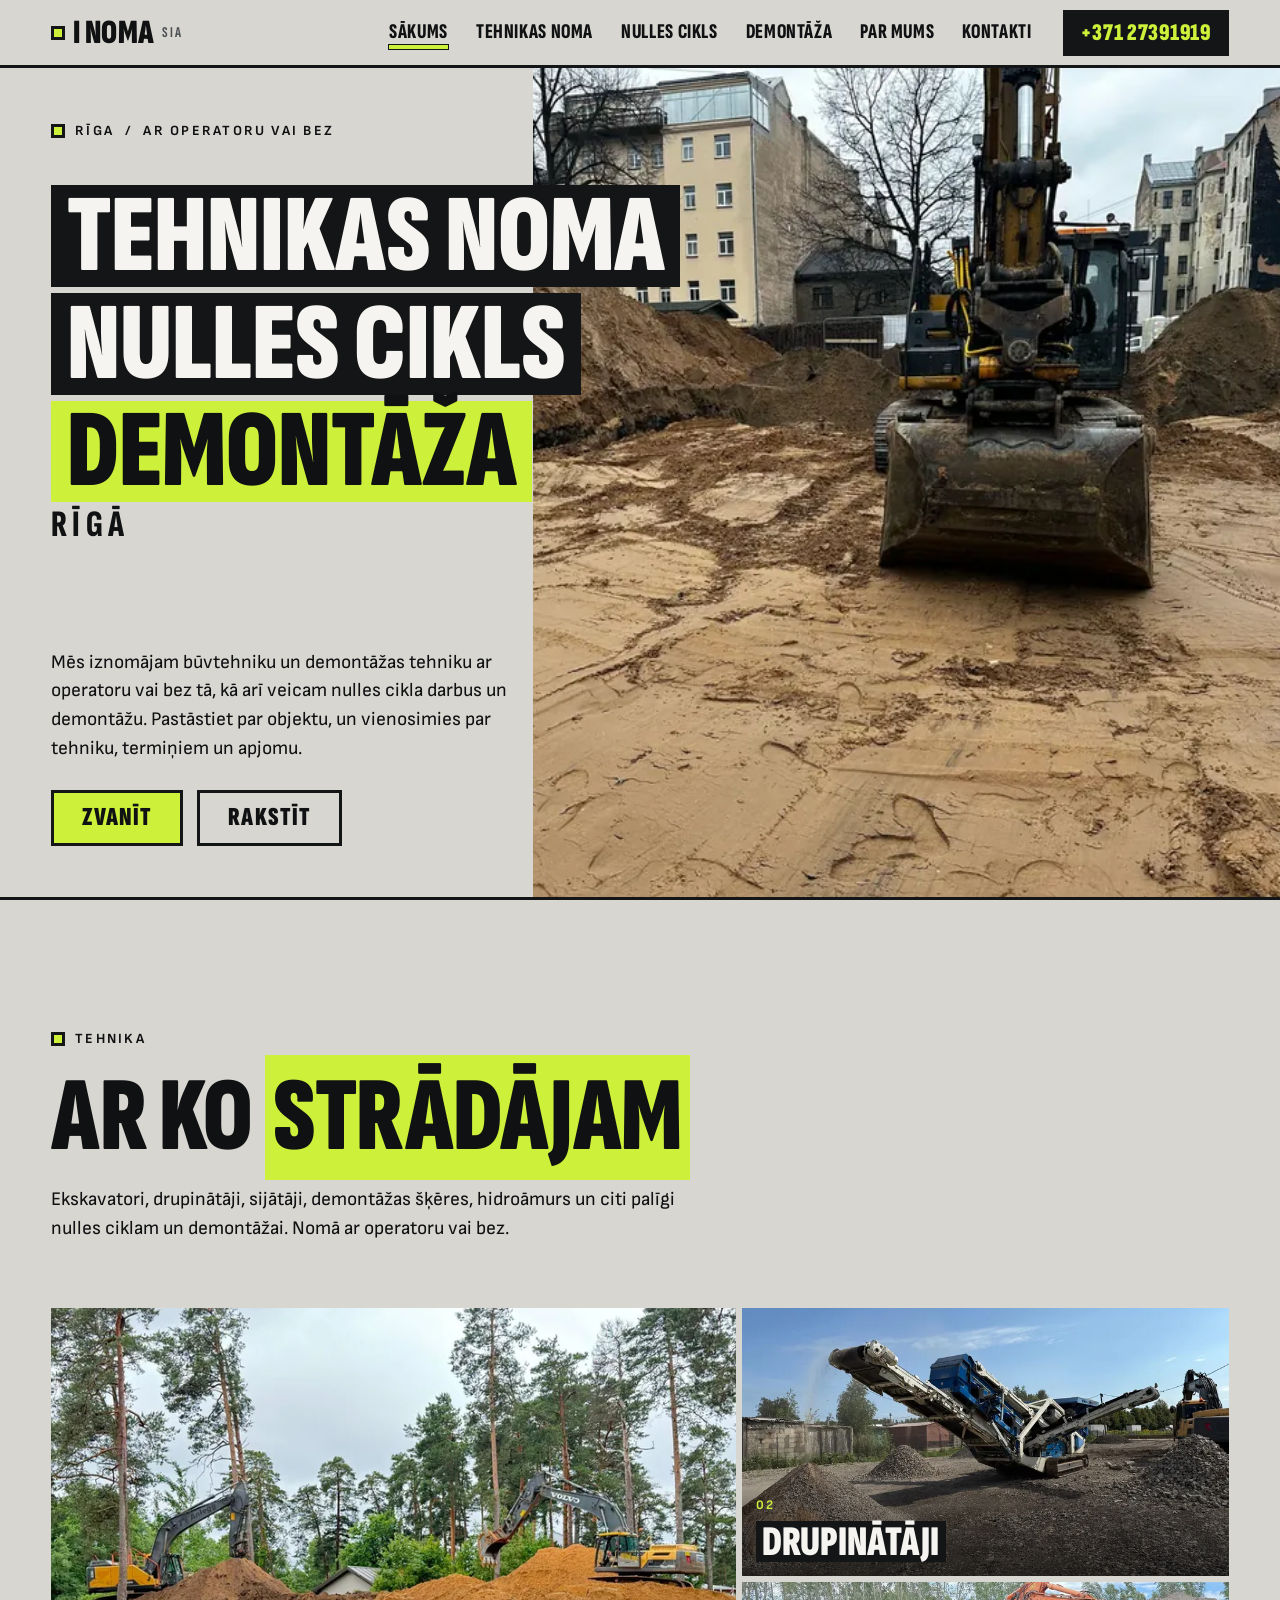
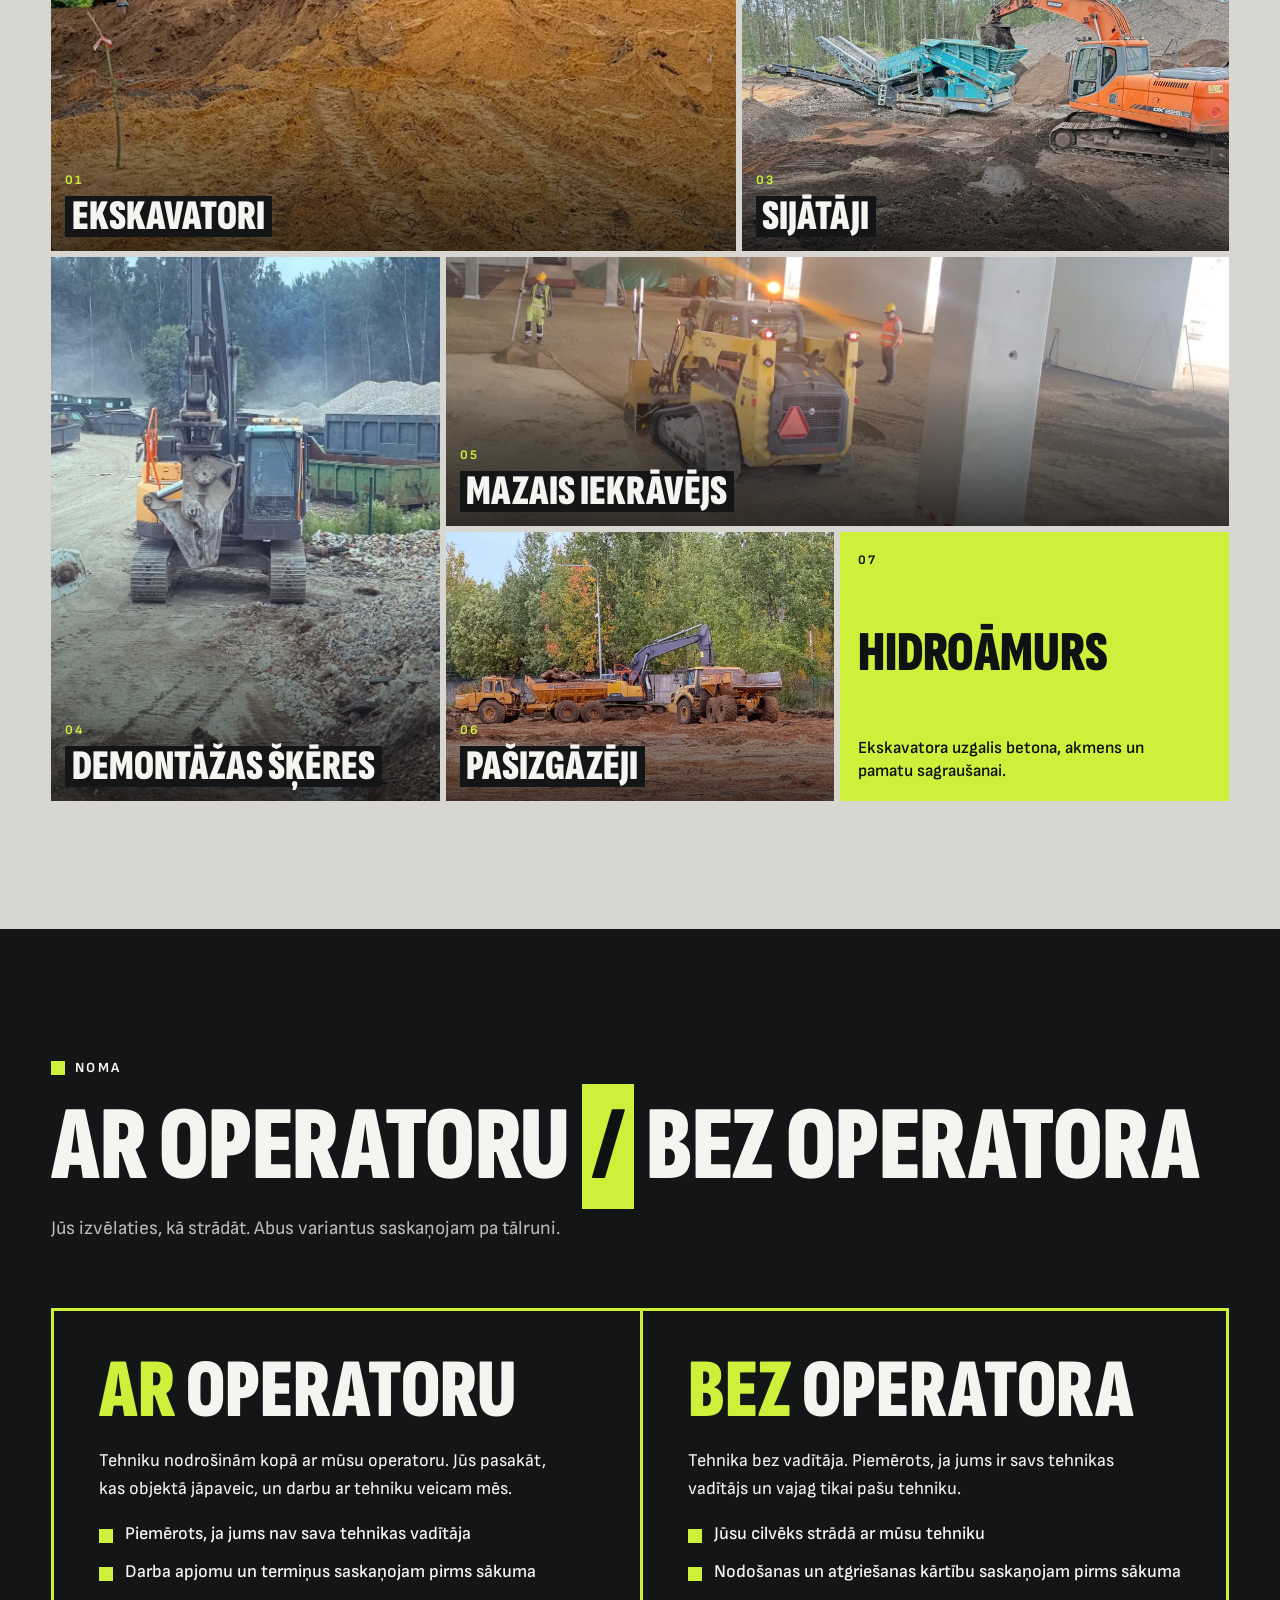
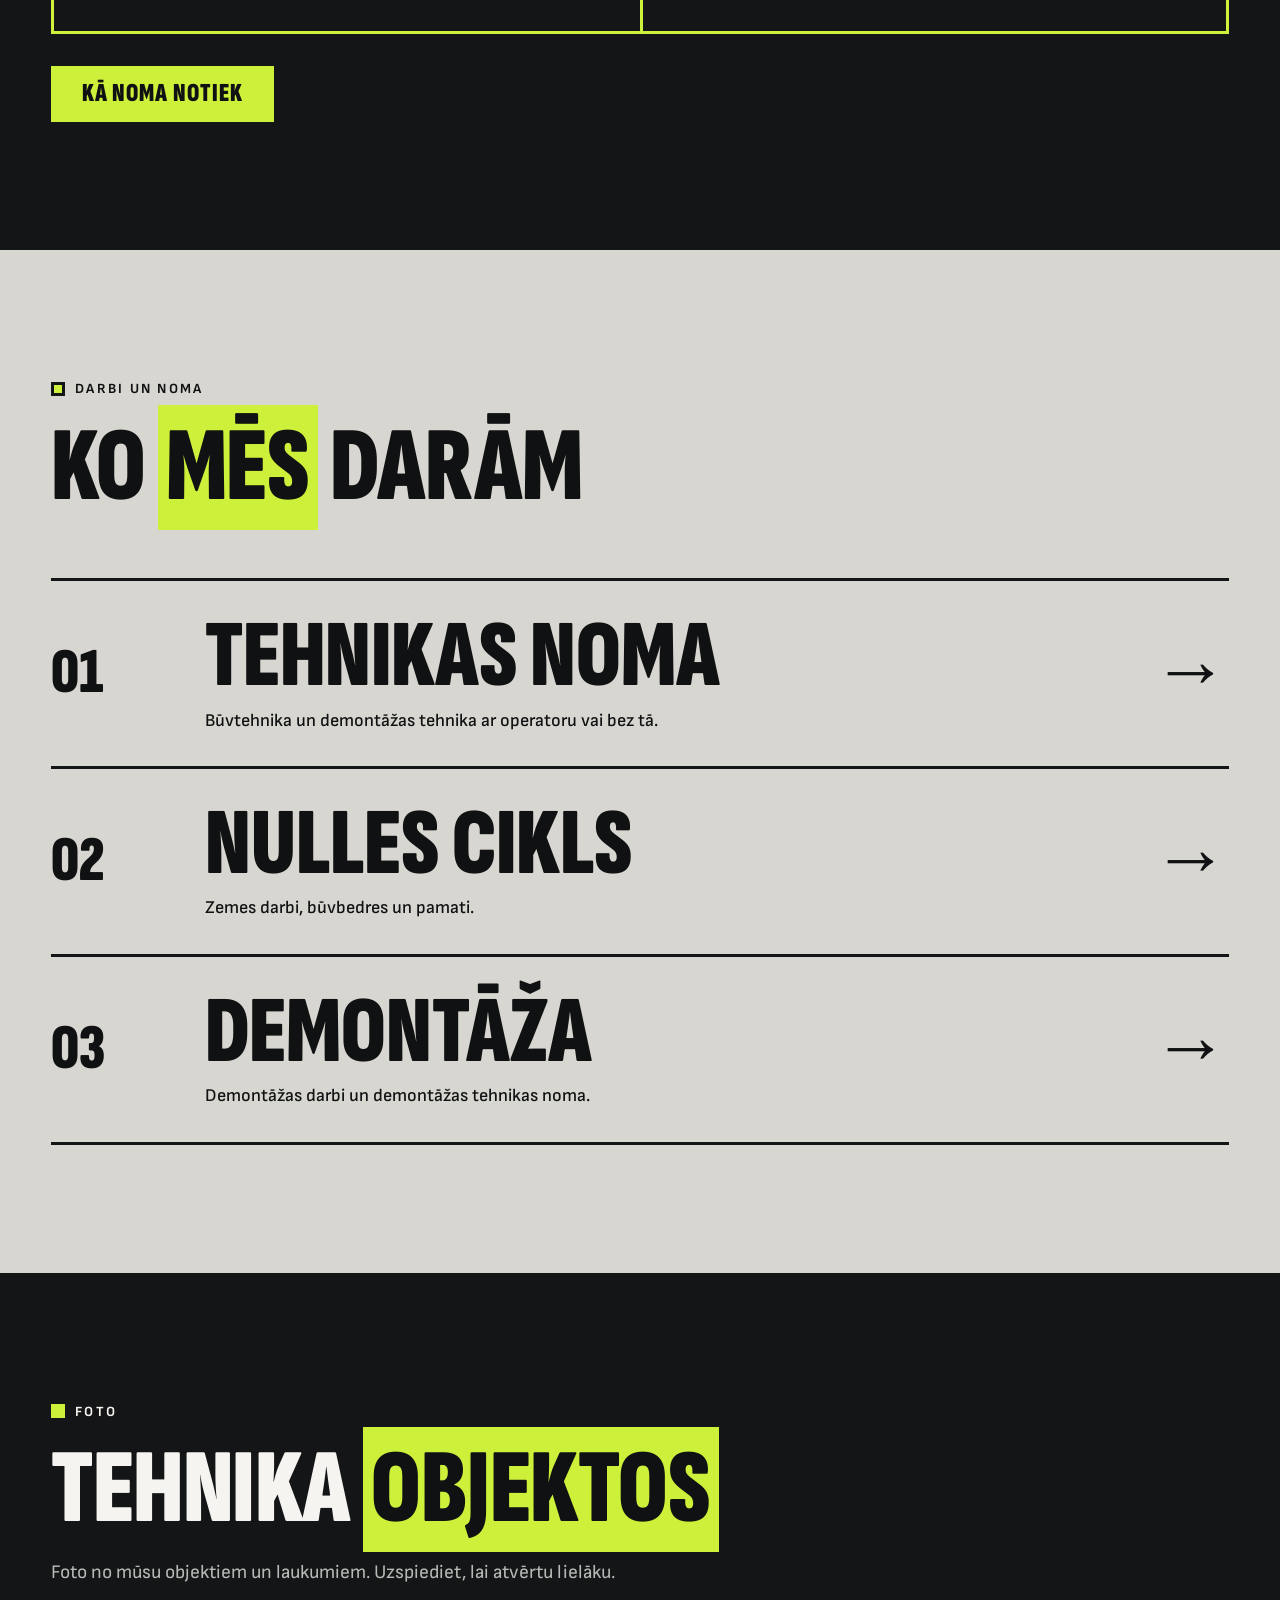
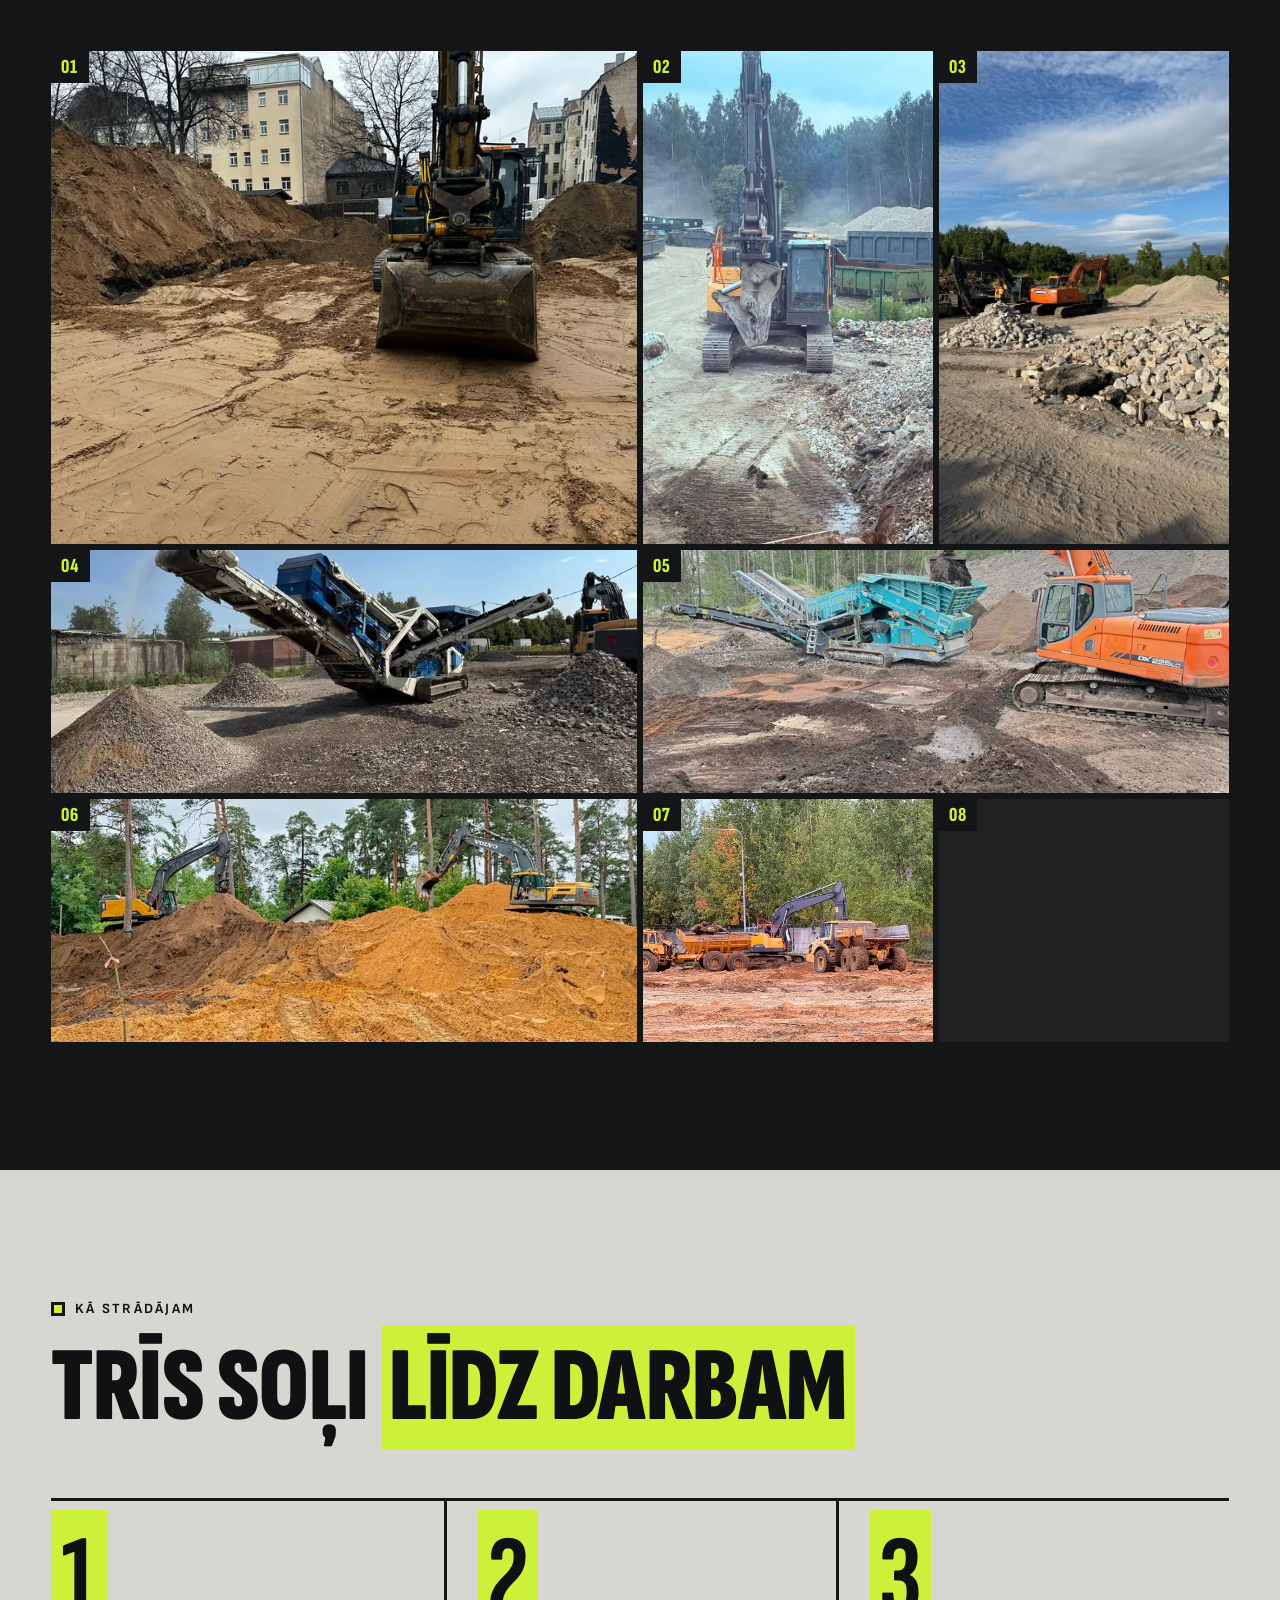
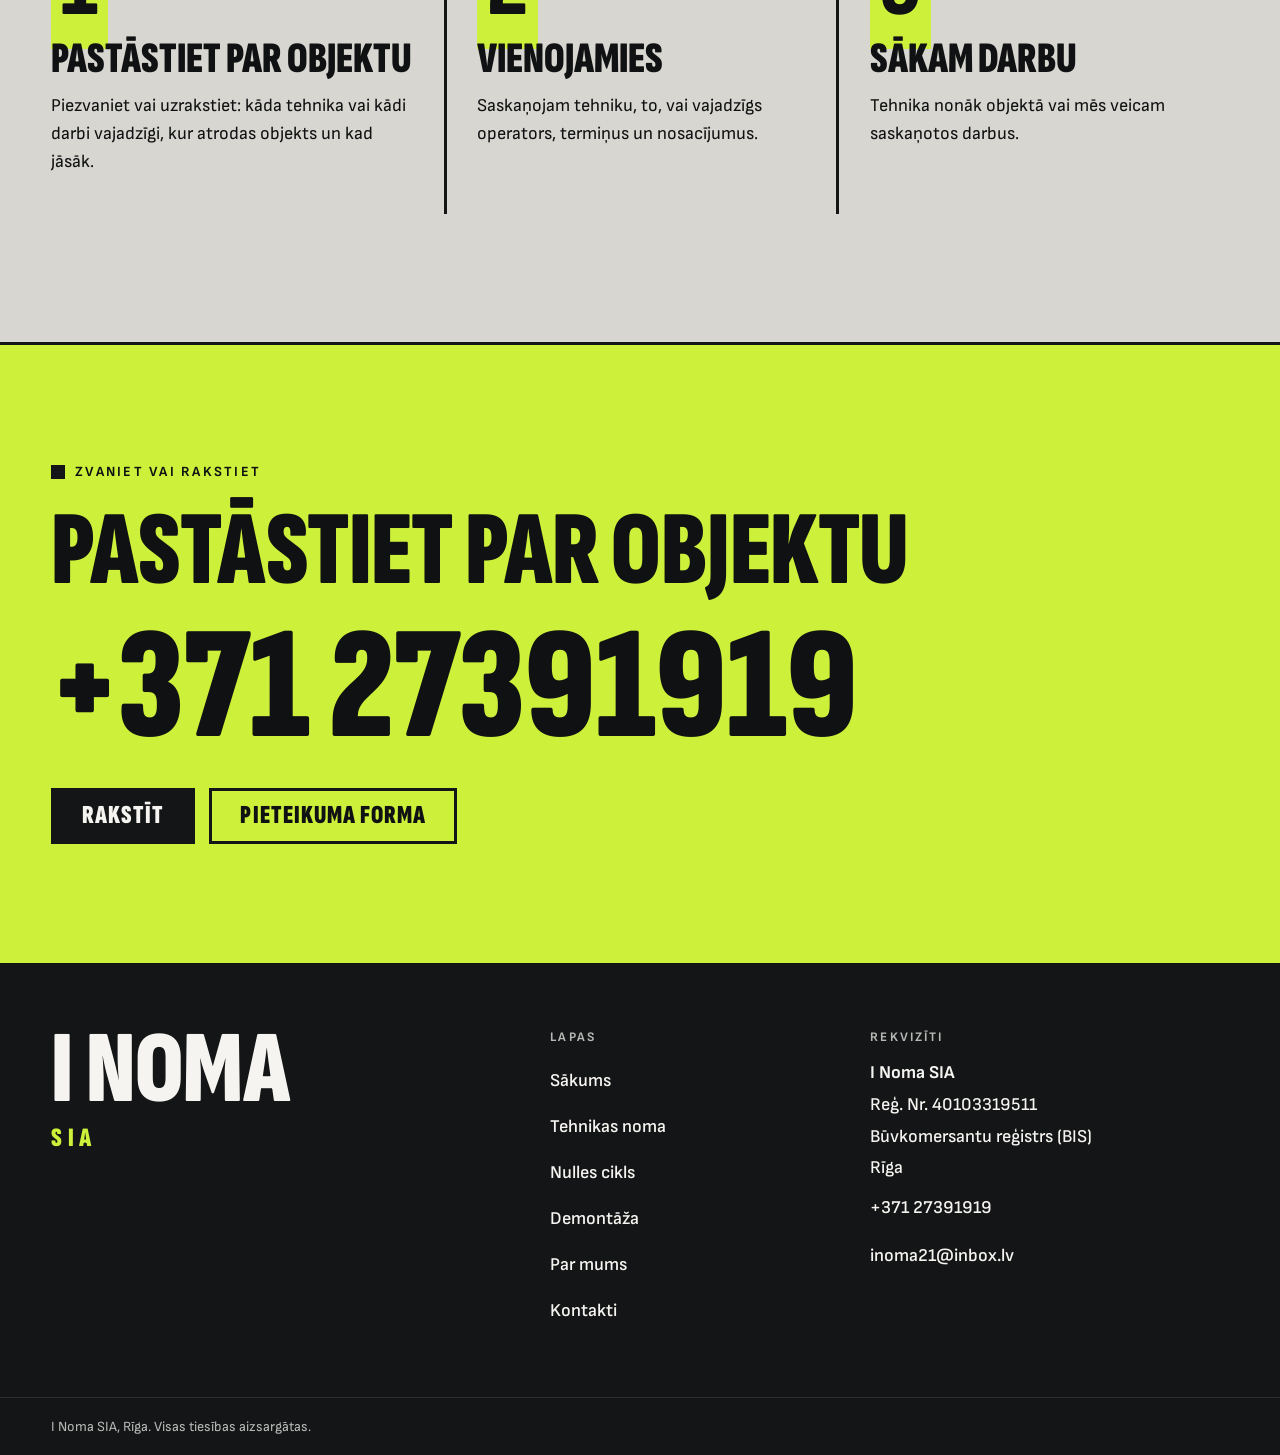
<file: index.html>
<!doctype html>
<html lang="lv">
<head>
<meta charset="utf-8">
<meta name="viewport" content="width=device-width, initial-scale=1">
<title>I Noma SIA: tehnikas noma, nulles cikls un demontāža Rīgā</title>
<meta name="description" content="Būvtehnikas noma ar operatoru vai bez tā, nulles cikla darbi un demontāža Rīgā. Drupinātāji, sijātāji, demontāžas šķēres, hidroāmurs. Zvaniet +371 27391919.">
<meta name="theme-color" content="#141516">
<link rel="canonical" href="https://vasylian.com/i-noma/">
<meta property="og:type" content="website">
<meta property="og:locale" content="lv_LV">
<meta property="og:site_name" content="I Noma SIA">
<meta property="og:title" content="I Noma SIA: tehnikas noma, nulles cikls un demontāža Rīgā">
<meta property="og:description" content="Būvtehnikas noma ar operatoru vai bez tā, nulles cikla darbi un demontāža Rīgā. Drupinātāji, sijātāji, demontāžas šķēres, hidroāmurs. Zvaniet +371 27391919.">
<meta property="og:url" content="https://vasylian.com/i-noma/">
<meta property="og:image" content="https://vasylian.com/i-noma/img/pilseta-ekskavators.webp">
<link rel="icon" href="favicon.svg" type="image/svg+xml">
<link rel="preload" href="fonts/sofia-ec-latin.woff2" as="font" type="font/woff2" crossorigin>
<link rel="stylesheet" href="styles.css">
<script type="application/ld+json">
{
  "@context": "https://schema.org",
  "@type": "LocalBusiness",
  "name": "I Noma SIA",
  "description": "Būvtehnikas noma ar operatoru vai bez tā, nulles cikla darbi un demontāža Rīgā. Drupinātāji, sijātāji, demontāžas šķēres, hidroāmurs. Zvaniet +371 27391919.",
  "url": "https://vasylian.com/i-noma/",
  "email": "inoma21@inbox.lv",
  "telephone": "+37127391919",
  "identifier": "40103319511",
  "address": {
    "@type": "PostalAddress",
    "addressLocality": "Rīga",
    "addressCountry": "LV"
  },
  "areaServed": {
    "@type": "City",
    "name": "Rīga"
  }
}
</script>
<meta name="robots" content="noindex, follow">
</head>
<body>
<a class="skip" href="#saturs">Pāriet uz saturu</a>
<header class="hd">
  <a class="brand" href="index.html" aria-label="I Noma SIA, uz sākumu"><span class="brand__sq" aria-hidden="true"></span><span class="brand__t">I Noma</span><span class="brand__s">SIA</span></a>
  <nav class="nav" id="nav" aria-label="Galvenā izvēlne">
    <a href="index.html" aria-current="page">Sākums</a>
    <a href="tehnikas-noma.html">Tehnikas noma</a>
    <a href="nulles-cikls.html">Nulles cikls</a>
    <a href="demontaza.html">Demontāža</a>
    <a href="par-mums.html">Par mums</a>
    <a href="kontakti.html">Kontakti</a>
  </nav>
  <a class="hd__tel" href="tel:+37127391919">+371 27391919</a>
  <button class="burger" type="button" aria-expanded="false" aria-controls="nav"><i aria-hidden="true"></i><span>Izvēlne</span></button>
</header>
<main id="saturs">
<section class="hero" aria-labelledby="h1">
  <div class="hero__txt">
    <div>
      <p class="tag">Rīga &nbsp;/&nbsp; ar operatoru vai bez</p>
      <h1 id="h1"><span class="tape">Tehnikas noma</span><span class="tape">Nulles cikls</span><span class="tape tape--lime">Demontāža</span><span class="loc">Rīgā</span></h1>
    </div>
    <div>
      <p class="lead hero__lead">Mēs iznomājam būvtehniku un demontāžas tehniku ar operatoru vai bez tā, kā arī veicam nulles cikla darbus un demontāžu. Pastāstiet par objektu, un vienosimies par tehniku, termiņiem un apjomu.</p>
      <div class="hero__cta">
        <a class="btn" href="tel:+37127391919">Zvanīt</a>
        <a class="btn btn--line" href="mailto:inoma21@inbox.lv">Rakstīt</a>
      </div>
    </div>
  </div>
  <div class="hero__img"><img src="img/pilseta-ekskavators.webp" srcset="img/pilseta-ekskavators-800.webp 800w, img/pilseta-ekskavators.webp 1600w" sizes="(max-width:900px) 100vw, 60vw" width="1600" height="1200" alt="Dzeltens ekskavators ar kausu būvbedrē starp pilsētas ēkām" fetchpriority="high"></div>
</section>

<section class="sec" aria-labelledby="teh-h">
  <div class="wrap">
    <div class="sec__head">
      <p class="tag">Tehnika</p>
      <h2 class="h2" id="teh-h">Ar ko <em>strādājam</em></h2>
      <p class="lead">Ekskavatori, drupinātāji, sijātāji, demontāžas šķēres, hidroāmurs un citi palīgi nulles ciklam un demontāžai. Nomā ar operatoru vai bez.</p>
    </div>
    <div class="mos">
      <a class="tile t1" href="tehnikas-noma.html#ekskavatori"><img src="img/ekskavatori-smiltis.webp" srcset="img/ekskavatori-smiltis-800.webp 800w, img/ekskavatori-smiltis.webp 1600w" sizes="(max-width:900px) 100vw, 58vw" width="1600" height="1200" alt="Divi ekskavatori uz oranžiem smilšu uzbērumiem priežu mežā" loading="lazy" decoding="async"><span class="tile__l"><span class="tile__n">01</span><span class="tile__t">Ekskavatori</span></span></a>
      <a class="tile t2" href="tehnikas-noma.html#drupinatajs"><img src="img/drupinatajs.webp" srcset="img/drupinatajs-800.webp 800w, img/drupinatajs.webp 1600w" sizes="(max-width:900px) 50vw, 42vw" width="1600" height="1200" alt="Mobilā drupināšanas iekārta pie akmens šķembu kaudzēm" loading="lazy" decoding="async"><span class="tile__l"><span class="tile__n">02</span><span class="tile__t">Drupinātāji</span></span></a>
      <a class="tile t3" href="tehnikas-noma.html#sijatajs"><img src="img/sijatajs-ekskavators.webp" srcset="img/sijatajs-ekskavators-800.webp 800w, img/sijatajs-ekskavators.webp 1600w" sizes="(max-width:900px) 50vw, 42vw" width="1600" height="1200" alt="Oranžs ekskavators un zilganzaļa mobilā drupināšanas un sijāšanas iekārta uz būvlaukuma" loading="lazy" decoding="async"><span class="tile__l"><span class="tile__n">03</span><span class="tile__t">Sijātāji</span></span></a>
      <a class="tile t4" href="tehnikas-noma.html#seres"><img src="img/demontazas-seres.webp" srcset="img/demontazas-seres-800.webp 800w, img/demontazas-seres.webp 900w" sizes="(max-width:900px) 100vw, 33vw" width="900" height="1600" alt="Kāpurķēžu ekskavators ar demontāžas šķērēm, fonā šķembu kaudzes un konteineri" loading="lazy" decoding="async"><span class="tile__l"><span class="tile__n">04</span><span class="tile__t">Demontāžas šķēres</span></span></a>
      <a class="tile t5" href="tehnikas-noma.html#iekrauvejs"><img src="img/iekrauvejs-halle.webp" srcset="img/iekrauvejs-halle-800.webp 800w, img/iekrauvejs-halle.webp 1600w" sizes="(max-width:900px) 100vw, 66vw" width="1600" height="841" alt="Mazais kāpurķēžu iekrāvējs strādā uz grunts ēkas iekšpusē" loading="lazy" decoding="async"><span class="tile__l"><span class="tile__n">05</span><span class="tile__t">Mazais iekrāvējs</span></span></a>
      <a class="tile t6" href="tehnikas-noma.html#pasizgaji"><img src="img/pasizgaji.webp" srcset="img/pasizgaji-800.webp 800w, img/pasizgaji.webp 1600w" sizes="(max-width:900px) 50vw, 33vw" width="1600" height="900" alt="Divi pašizgāzēji un ekskavators uz sarkanbrūnas zemes laukumā" loading="lazy" decoding="async"><span class="tile__l"><span class="tile__n">06</span><span class="tile__t">Pašizgāzēji</span></span></a>
      <a class="tile tile--type t7" href="tehnikas-noma.html#hidroamurs"><span class="tile__n">07</span><span class="tile__t">Hidroāmurs</span><p>Ekskavatora uzgalis betona, akmens un pamatu sagraušanai.</p></a>
    </div>
  </div>
</section>

<section class="sec on-dark" id="operators" aria-labelledby="op-h">
  <div class="wrap">
    <div class="sec__head">
      <p class="tag">Noma</p>
      <h2 class="h2" id="op-h">Ar operatoru <em>/</em> bez operatora</h2>
      <p class="lead mute">Jūs izvēlaties, kā strādāt. Abus variantus saskaņojam pa tālruni.</p>
    </div>
    <div class="ops">
  <div>
    <h3><span>Ar</span> operatoru</h3>
    <p>Tehniku nodrošinām kopā ar mūsu operatoru. Jūs pasakāt, kas objektā jāpaveic, un darbu ar tehniku veicam mēs.</p>
    <ul>
      <li>Piemērots, ja jums nav sava tehnikas vadītāja</li>
      <li>Darba apjomu un termiņus saskaņojam pirms sākuma</li>
    </ul>
  </div>
  <div>
    <h3><span>Bez</span> operatora</h3>
    <p>Tehnika bez vadītāja. Piemērots, ja jums ir savs tehnikas vadītājs un vajag tikai pašu tehniku.</p>
    <ul>
      <li>Jūsu cilvēks strādā ar mūsu tehniku</li>
      <li>Nodošanas un atgriešanas kārtību saskaņojam pirms sākuma</li>
    </ul>
  </div>
</div>
    <p style="margin-top:32px"><a class="btn btn--onDark" href="tehnikas-noma.html#operators">Kā noma notiek</a></p>
  </div>
</section>

<section class="sec" aria-labelledby="dar-h">
  <div class="wrap">
    <div class="sec__head">
      <p class="tag">Darbi un noma</p>
      <h2 class="h2" id="dar-h">Ko <em>mēs</em> darām</h2>
    </div>
    <div class="idx">
      <a href="tehnikas-noma.html"><span class="idx__n">01</span><span class="idx__t">Tehnikas noma<span class="idx__d">Būvtehnika un demontāžas tehnika ar operatoru vai bez tā.</span></span><span class="idx__a" aria-hidden="true">&rarr;</span></a>
      <a href="nulles-cikls.html"><span class="idx__n">02</span><span class="idx__t">Nulles cikls<span class="idx__d">Zemes darbi, būvbedres un pamati.</span></span><span class="idx__a" aria-hidden="true">&rarr;</span></a>
      <a href="demontaza.html"><span class="idx__n">03</span><span class="idx__t">Demontāža<span class="idx__d">Demontāžas darbi un demontāžas tehnikas noma.</span></span><span class="idx__a" aria-hidden="true">&rarr;</span></a>
    </div>
  </div>
</section>

<section class="sec on-dark" id="galerija" aria-labelledby="gal-h">
  <div class="wrap">
    <div class="sec__head">
      <p class="tag">Foto</p>
      <h2 class="h2" id="gal-h">Tehnika <em>objektos</em></h2>
      <p class="lead mute">Foto no mūsu objektiem un laukumiem. Uzspiediet, lai atvērtu lielāku.</p>
    </div>
    <div class="sheet">
      <a class="w2 h2r" href="img/pilseta-ekskavators.webp" data-lb data-cap="Ekskavators būvbedrē starp pilsētas ēkām"><span class="n">01</span><img src="img/pilseta-ekskavators.webp" srcset="img/pilseta-ekskavators-800.webp 800w, img/pilseta-ekskavators.webp 1600w" sizes="(max-width:900px) 100vw, 50vw" width="1600" height="1200" alt="Dzeltens ekskavators ar kausu būvbedrē starp pilsētas ēkām" loading="lazy" decoding="async" style="object-position:60% 50%"></a>
      <a class="h2r" href="img/demontazas-seres.webp" data-lb data-cap="Ekskavators ar demontāžas šķērēm"><span class="n">02</span><img src="img/demontazas-seres.webp" srcset="img/demontazas-seres-800.webp 800w, img/demontazas-seres.webp 900w" sizes="(max-width:900px) 50vw, 25vw" width="900" height="1600" alt="Kāpurķēžu ekskavators ar demontāžas šķērēm, fonā šķembu kaudzes un konteineri" loading="lazy" decoding="async" style="object-position:50% 62%"></a>
      <a class="h2r" href="img/akmens-kaudzes.webp" data-lb data-cap="Akmeņu un drupu kaudzes, fonā ekskavatori"><span class="n">03</span><img src="img/akmens-kaudzes.webp" srcset="img/akmens-kaudzes-800.webp 800w, img/akmens-kaudzes.webp 1200w" sizes="(max-width:900px) 50vw, 25vw" width="1200" height="1600" alt="Akmeņu un drupu kaudzes laukumā, fonā strādā ekskavatori" loading="lazy" decoding="async" style="object-position:50% 60%"></a>
      <a class="w2" href="img/drupinatajs.webp" data-lb data-cap="Mobilā drupināšanas iekārta pie šķembu kaudzēm"><span class="n">04</span><img src="img/drupinatajs.webp" srcset="img/drupinatajs-800.webp 800w, img/drupinatajs.webp 1600w" sizes="(max-width:900px) 100vw, 50vw" width="1600" height="1200" alt="Mobilā drupināšanas iekārta pie akmens šķembu kaudzēm" loading="lazy" decoding="async" style="object-position:50% 62%"></a>
      <a class="w2" href="img/sijatajs-ekskavators.webp" data-lb data-cap="Ekskavators un mobilā drupināšanas un sijāšanas iekārta"><span class="n">05</span><img src="img/sijatajs-ekskavators.webp" srcset="img/sijatajs-ekskavators-800.webp 800w, img/sijatajs-ekskavators.webp 1600w" sizes="(max-width:900px) 100vw, 50vw" width="1600" height="1200" alt="Oranžs ekskavators un zilganzaļa mobilā drupināšanas un sijāšanas iekārta uz būvlaukuma" loading="lazy" decoding="async" style="object-position:40% 55%"></a>
      <a class="w2" href="img/ekskavatori-smiltis.webp" data-lb data-cap="Ekskavatori uz smilšu uzbērumiem"><span class="n">06</span><img src="img/ekskavatori-smiltis.webp" srcset="img/ekskavatori-smiltis-800.webp 800w, img/ekskavatori-smiltis.webp 1600w" sizes="(max-width:900px) 100vw, 50vw" width="1600" height="1200" alt="Divi ekskavatori uz oranžiem smilšu uzbērumiem priežu mežā" loading="lazy" decoding="async" style="object-position:50% 55%"></a>
      <a href="img/pasizgaji.webp" data-lb data-cap="Pašizgāzēji un ekskavators zemes darbu laukumā"><span class="n">07</span><img src="img/pasizgaji.webp" srcset="img/pasizgaji-800.webp 800w, img/pasizgaji.webp 1600w" sizes="(max-width:900px) 50vw, 25vw" width="1600" height="900" alt="Divi pašizgāzēji un ekskavators uz sarkanbrūnas zemes laukumā" loading="lazy" decoding="async" style="object-position:58% 50%"></a>
      <a href="img/iekrauvejs-halle.webp" data-lb data-cap="Mazais kāpurķēžu iekrāvējs ēkas iekšpusē"><span class="n">08</span><img src="img/iekrauvejs-halle.webp" srcset="img/iekrauvejs-halle-800.webp 800w, img/iekrauvejs-halle.webp 1600w" sizes="(max-width:900px) 50vw, 25vw" width="1600" height="841" alt="Mazais kāpurķēžu iekrāvējs strādā uz grunts ēkas iekšpusē" loading="lazy" decoding="async" style="object-position:36% 55%"></a>
    </div>
  </div>
</section>

<section class="sec" aria-labelledby="ka-h">
  <div class="wrap">
    <div class="sec__head">
      <p class="tag">Kā strādājam</p>
      <h2 class="h2" id="ka-h">Trīs soļi <em>līdz darbam</em></h2>
    </div>
    <ol class="steps">
      <li><span class="steps__n"><b>1</b></span><h3 class="h3">Pastāstiet par objektu</h3><p>Piezvaniet vai uzrakstiet: kāda tehnika vai kādi darbi vajadzīgi, kur atrodas objekts un kad jāsāk.</p></li>
      <li><span class="steps__n"><b>2</b></span><h3 class="h3">Vienojamies</h3><p>Saskaņojam tehniku, to, vai vajadzīgs operators, termiņus un nosacījumus.</p></li>
      <li><span class="steps__n"><b>3</b></span><h3 class="h3">Sākam darbu</h3><p>Tehnika nonāk objektā vai mēs veicam saskaņotos darbus.</p></li>
    </ol>
  </div>
</section>

<section class="cta" aria-labelledby="cta-h">
  <div class="wrap">
    <p class="tag">Zvaniet vai rakstiet</p>
    <h2 class="h2" id="cta-h" style="margin:18px 0 22px">Pastāstiet par objektu</h2>
    <a class="cta__tel" href="tel:+37127391919">+371 27391919</a>
    <div class="cta__btns">
      <a class="btn btn--dark" href="mailto:inoma21@inbox.lv">Rakstīt</a>
      <a class="btn btn--line" href="kontakti.html#forma">Pieteikuma forma</a>
    </div>
  </div>
</section>

</main>
<footer class="ft">
  <div class="wrap ft__in">
    <div class="ft__brand">I Noma<small>SIA</small></div>
    <nav aria-label="Apakšējā izvēlne">
      <h2>Lapas</h2>
      <ul>
        <li><a href="index.html">Sākums</a></li>
<li><a href="tehnikas-noma.html">Tehnikas noma</a></li>
<li><a href="nulles-cikls.html">Nulles cikls</a></li>
<li><a href="demontaza.html">Demontāža</a></li>
<li><a href="par-mums.html">Par mums</a></li>
<li><a href="kontakti.html">Kontakti</a></li>
      </ul>
    </nav>
    <div>
      <h2>Rekvizīti</h2>
      <p><strong>I Noma SIA</strong></p>
      <p>Reģ. Nr. 40103319511</p>
      <p>Būvkomersantu reģistrs (BIS)</p>
      <p>Rīga</p>
      <p><a href="tel:+37127391919">+371 27391919</a></p>
      <p><a href="mailto:inoma21@inbox.lv">inoma21@inbox.lv</a></p>
    </div>
  </div>
  <div class="wrap ft__legal">I Noma SIA, Rīga. Visas tiesības aizsargātas.</div>
</footer>
<div class="dock">
  <a class="dock__call" href="tel:+37127391919">Zvanīt</a>
  <a class="dock__mail" href="mailto:inoma21@inbox.lv">Rakstīt</a>
</div>
<script src="script.js" defer></script>
</body>
</html>
</file>
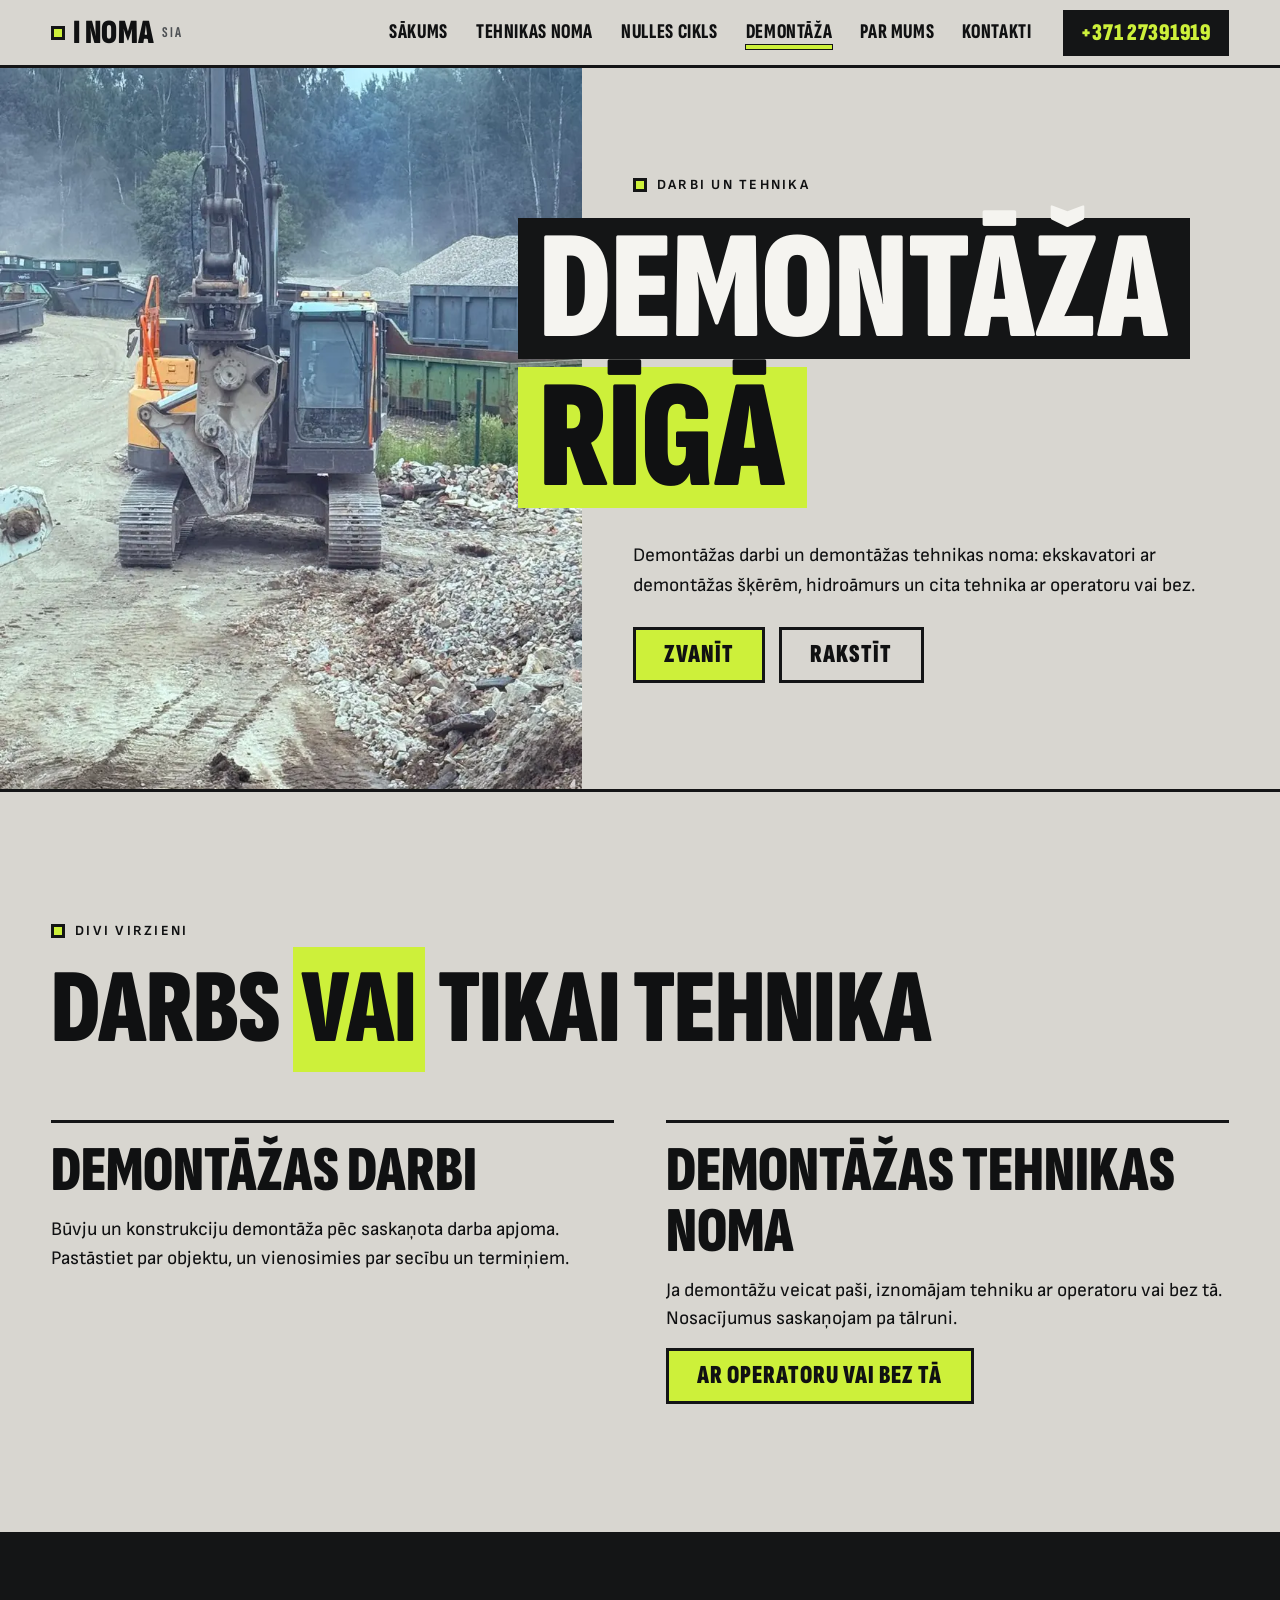
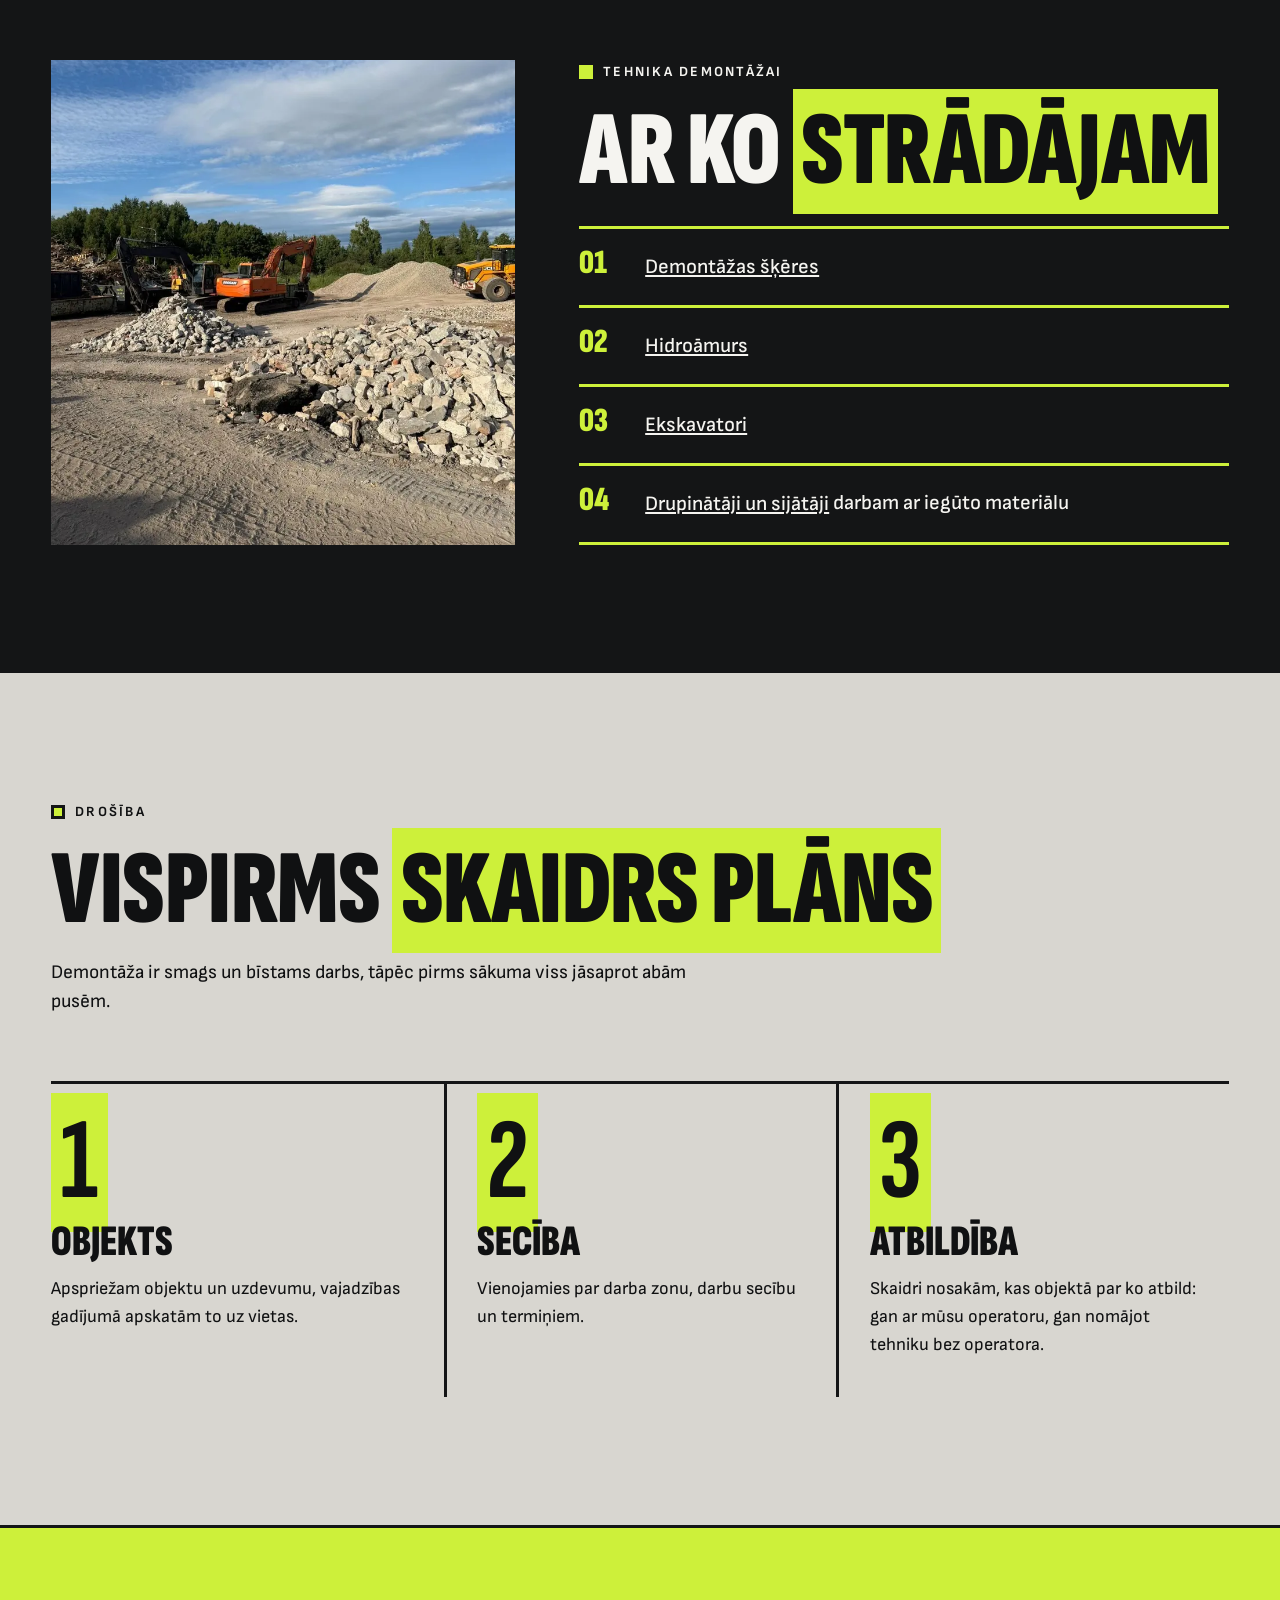
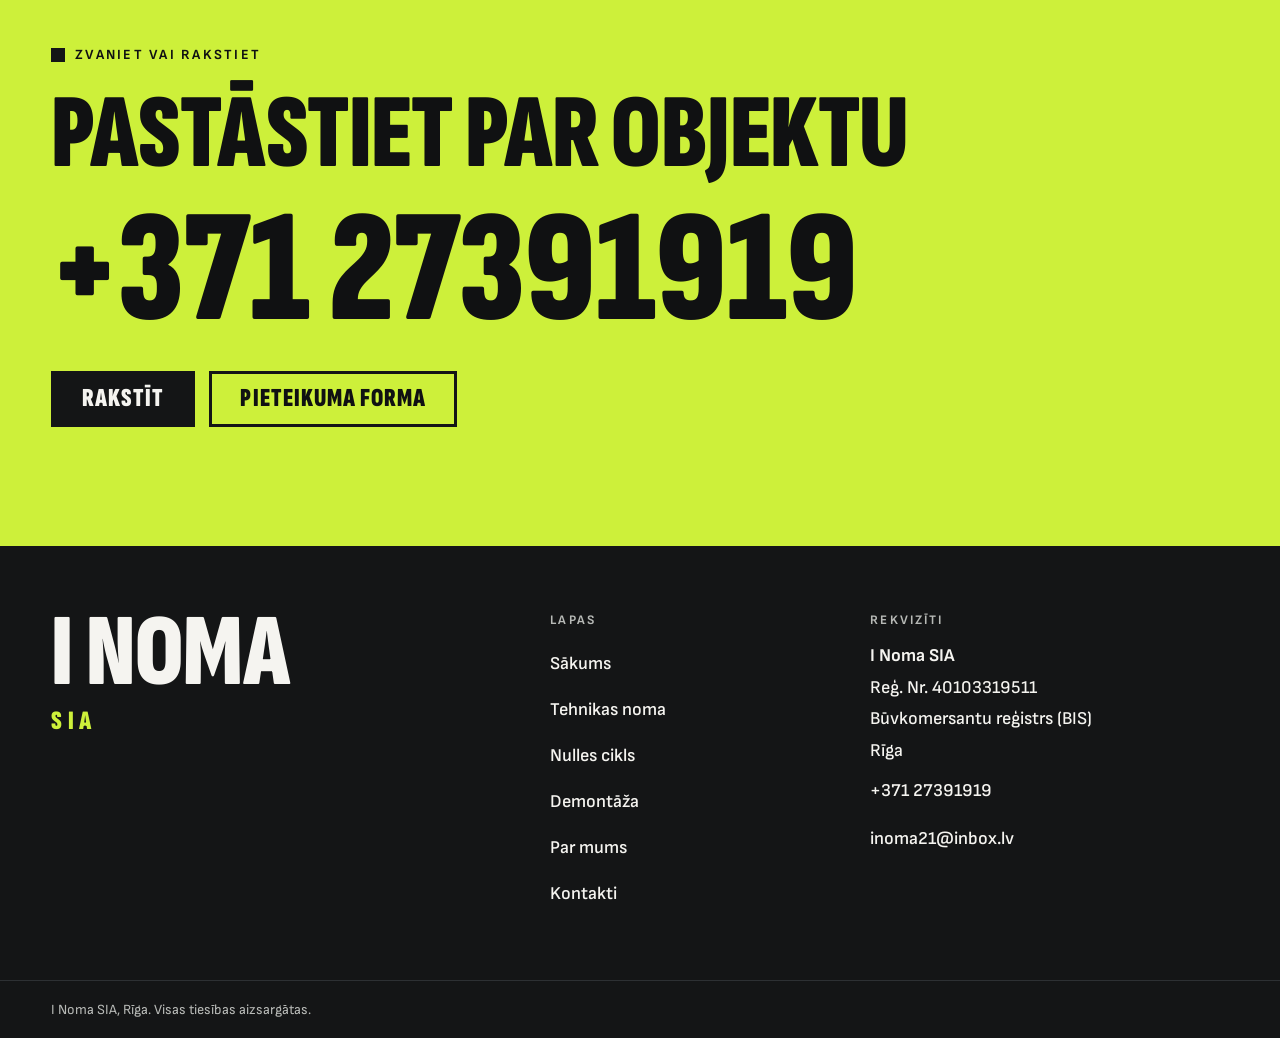
<file: demontaza.html>
<!doctype html>
<html lang="lv">
<head>
<meta charset="utf-8">
<meta name="viewport" content="width=device-width, initial-scale=1">
<title>Demontāža Rīgā: demontāžas darbi un tehnikas noma | I Noma SIA</title>
<meta name="description" content="Demontāžas darbi un demontāžas tehnikas noma Rīgā: ekskavatori ar demontāžas šķērēm, hidroāmurs, drupinātāji, sijātāji. Ar operatoru vai bez operatora.">
<meta name="theme-color" content="#141516">
<link rel="canonical" href="https://vasylian.com/i-noma/demontaza.html">
<meta property="og:type" content="website">
<meta property="og:locale" content="lv_LV">
<meta property="og:site_name" content="I Noma SIA">
<meta property="og:title" content="Demontāža Rīgā: demontāžas darbi un tehnikas noma | I Noma SIA">
<meta property="og:description" content="Demontāžas darbi un demontāžas tehnikas noma Rīgā: ekskavatori ar demontāžas šķērēm, hidroāmurs, drupinātāji, sijātāji. Ar operatoru vai bez operatora.">
<meta property="og:url" content="https://vasylian.com/i-noma/demontaza.html">
<meta property="og:image" content="https://vasylian.com/i-noma/img/demontazas-seres.webp">
<link rel="icon" href="favicon.svg" type="image/svg+xml">
<link rel="preload" href="fonts/sofia-ec-latin.woff2" as="font" type="font/woff2" crossorigin>
<link rel="stylesheet" href="styles.css">
<script type="application/ld+json">
{
  "@context": "https://schema.org",
  "@type": "LocalBusiness",
  "name": "I Noma SIA",
  "description": "Demontāžas darbi un demontāžas tehnikas noma Rīgā: ekskavatori ar demontāžas šķērēm, hidroāmurs, drupinātāji, sijātāji. Ar operatoru vai bez operatora.",
  "url": "https://vasylian.com/i-noma/",
  "email": "inoma21@inbox.lv",
  "telephone": "+37127391919",
  "identifier": "40103319511",
  "address": {
    "@type": "PostalAddress",
    "addressLocality": "Rīga",
    "addressCountry": "LV"
  },
  "areaServed": {
    "@type": "City",
    "name": "Rīga"
  }
}
</script>
<meta name="robots" content="noindex, follow">
</head>
<body>
<a class="skip" href="#saturs">Pāriet uz saturu</a>
<header class="hd">
  <a class="brand" href="index.html" aria-label="I Noma SIA, uz sākumu"><span class="brand__sq" aria-hidden="true"></span><span class="brand__t">I Noma</span><span class="brand__s">SIA</span></a>
  <nav class="nav" id="nav" aria-label="Galvenā izvēlne">
    <a href="index.html">Sākums</a>
    <a href="tehnikas-noma.html">Tehnikas noma</a>
    <a href="nulles-cikls.html">Nulles cikls</a>
    <a href="demontaza.html" aria-current="page">Demontāža</a>
    <a href="par-mums.html">Par mums</a>
    <a href="kontakti.html">Kontakti</a>
  </nav>
  <a class="hd__tel" href="tel:+37127391919">+371 27391919</a>
  <button class="burger" type="button" aria-expanded="false" aria-controls="nav"><i aria-hidden="true"></i><span>Izvēlne</span></button>
</header>
<main id="saturs">
<section class="ph ph--split ph--left" aria-labelledby="h1">
  <div class="ph__img"><img src="img/demontazas-seres.webp" srcset="img/demontazas-seres-800.webp 800w, img/demontazas-seres.webp 900w" sizes="(max-width:900px) 100vw, 45vw" width="900" height="1600" alt="Kāpurķēžu ekskavators ar demontāžas šķērēm, fonā šķembu kaudzes un konteineri" fetchpriority="high" style="object-position:50% 55%"></div>
  <div class="ph__txt">
    <p class="tag" style="margin-bottom:22px">Darbi un tehnika</p>
    <h1 id="h1"><span class="tape">Demontāža</span><span class="tape tape--lime">Rīgā</span></h1>
    <p class="ph__lead">Demontāžas darbi un demontāžas tehnikas noma: ekskavatori ar demontāžas šķērēm, hidroāmurs un cita tehnika ar operatoru vai bez.</p>
    <div class="ph__cta">
      <a class="btn" href="tel:+37127391919">Zvanīt</a>
      <a class="btn btn--line" href="mailto:inoma21@inbox.lv">Rakstīt</a>
    </div>
  </div>
</section>

<section class="sec" aria-labelledby="dd-h">
  <div class="wrap">
    <div class="sec__head">
      <p class="tag">Divi virzieni</p>
      <h2 class="h2" id="dd-h">Darbs <em>vai</em> tikai tehnika</h2>
    </div>
    <div class="cols2">
      <div>
        <h3 class="h3">Demontāžas darbi</h3>
        <p class="lead">Būvju un konstrukciju demontāža pēc saskaņota darba apjoma. Pastāstiet par objektu, un vienosimies par secību un termiņiem.</p>
      </div>
      <div>
        <h3 class="h3">Demontāžas tehnikas noma</h3>
        <p class="lead">Ja demontāžu veicat paši, iznomājam tehniku ar operatoru vai bez tā. Nosacījumus saskaņojam pa tālruni.</p>
        <p><a class="btn" href="tehnikas-noma.html#operators">Ar operatoru vai bez tā</a></p>
      </div>
    </div>
  </div>
</section>

<section class="sec on-dark" aria-labelledby="teh-h">
  <div class="wrap need need--b">
    <a class="row__img" style="min-height:420px;align-self:stretch" href="img/akmens-kaudzes.webp" data-lb data-cap="Akmeņu un drupu kaudzes, fonā ekskavatori"><img src="img/akmens-kaudzes.webp" srcset="img/akmens-kaudzes-800.webp 800w, img/akmens-kaudzes.webp 1200w" sizes="(max-width:900px) 100vw, 40vw" width="1200" height="1600" alt="Akmeņu un drupu kaudzes laukumā, fonā strādā ekskavatori" loading="lazy" decoding="async" style="object-position:50% 60%"></a>
    <div>
      <p class="tag">Tehnika demontāžai</p>
      <h2 class="h2" id="teh-h" style="margin:18px 0 28px">Ar ko <em>strādājam</em></h2>
      <ul>
        <li><b>01</b><span><a href="tehnikas-noma.html#seres">Demontāžas šķēres</a></span></li>
        <li><b>02</b><span><a href="tehnikas-noma.html#hidroamurs">Hidroāmurs</a></span></li>
        <li><b>03</b><span><a href="tehnikas-noma.html#ekskavatori">Ekskavatori</a></span></li>
        <li><b>04</b><span><a href="tehnikas-noma.html#drupinatajs">Drupinātāji un sijātāji</a> darbam ar iegūto materiālu</span></li>
      </ul>
    </div>
  </div>
</section>

<section class="sec" aria-labelledby="dr-h">
  <div class="wrap">
    <div class="sec__head">
      <p class="tag">Drošība</p>
      <h2 class="h2" id="dr-h">Vispirms <em>skaidrs plāns</em></h2>
      <p class="lead">Demontāža ir smags un bīstams darbs, tāpēc pirms sākuma viss jāsaprot abām pusēm.</p>
    </div>
    <ol class="steps">
      <li><span class="steps__n"><b>1</b></span><h3 class="h3">Objekts</h3><p>Apspriežam objektu un uzdevumu, vajadzības gadījumā apskatām to uz vietas.</p></li>
      <li><span class="steps__n"><b>2</b></span><h3 class="h3">Secība</h3><p>Vienojamies par darba zonu, darbu secību un termiņiem.</p></li>
      <li><span class="steps__n"><b>3</b></span><h3 class="h3">Atbildība</h3><p>Skaidri nosakām, kas objektā par ko atbild: gan ar mūsu operatoru, gan nomājot tehniku bez operatora.</p></li>
    </ol>
  </div>
</section>

<section class="cta" aria-labelledby="cta-h">
  <div class="wrap">
    <p class="tag">Zvaniet vai rakstiet</p>
    <h2 class="h2" id="cta-h" style="margin:18px 0 22px">Pastāstiet par objektu</h2>
    <a class="cta__tel" href="tel:+37127391919">+371 27391919</a>
    <div class="cta__btns">
      <a class="btn btn--dark" href="mailto:inoma21@inbox.lv">Rakstīt</a>
      <a class="btn btn--line" href="kontakti.html#forma">Pieteikuma forma</a>
    </div>
  </div>
</section>

</main>
<footer class="ft">
  <div class="wrap ft__in">
    <div class="ft__brand">I Noma<small>SIA</small></div>
    <nav aria-label="Apakšējā izvēlne">
      <h2>Lapas</h2>
      <ul>
        <li><a href="index.html">Sākums</a></li>
<li><a href="tehnikas-noma.html">Tehnikas noma</a></li>
<li><a href="nulles-cikls.html">Nulles cikls</a></li>
<li><a href="demontaza.html">Demontāža</a></li>
<li><a href="par-mums.html">Par mums</a></li>
<li><a href="kontakti.html">Kontakti</a></li>
      </ul>
    </nav>
    <div>
      <h2>Rekvizīti</h2>
      <p><strong>I Noma SIA</strong></p>
      <p>Reģ. Nr. 40103319511</p>
      <p>Būvkomersantu reģistrs (BIS)</p>
      <p>Rīga</p>
      <p><a href="tel:+37127391919">+371 27391919</a></p>
      <p><a href="mailto:inoma21@inbox.lv">inoma21@inbox.lv</a></p>
    </div>
  </div>
  <div class="wrap ft__legal">I Noma SIA, Rīga. Visas tiesības aizsargātas.</div>
</footer>
<div class="dock">
  <a class="dock__call" href="tel:+37127391919">Zvanīt</a>
  <a class="dock__mail" href="mailto:inoma21@inbox.lv">Rakstīt</a>
</div>
<script src="script.js" defer></script>
</body>
</html>
</file>
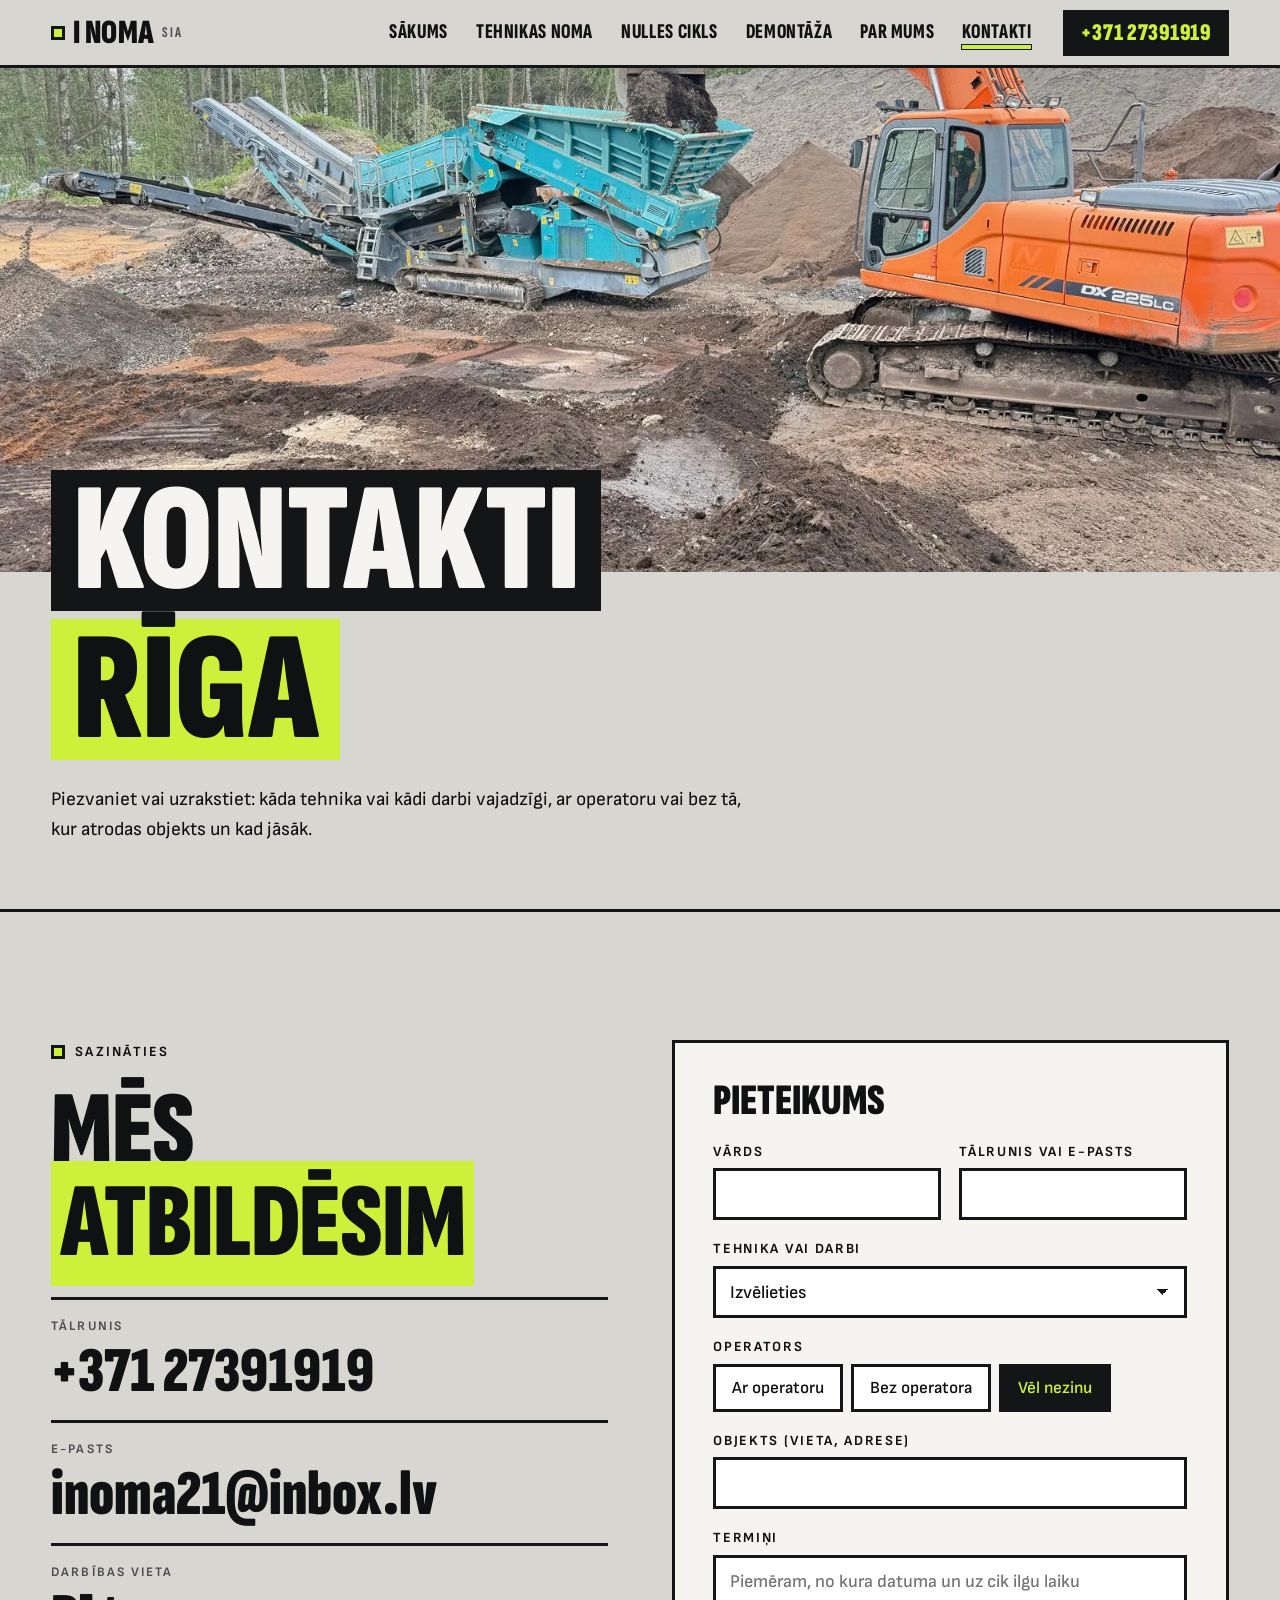
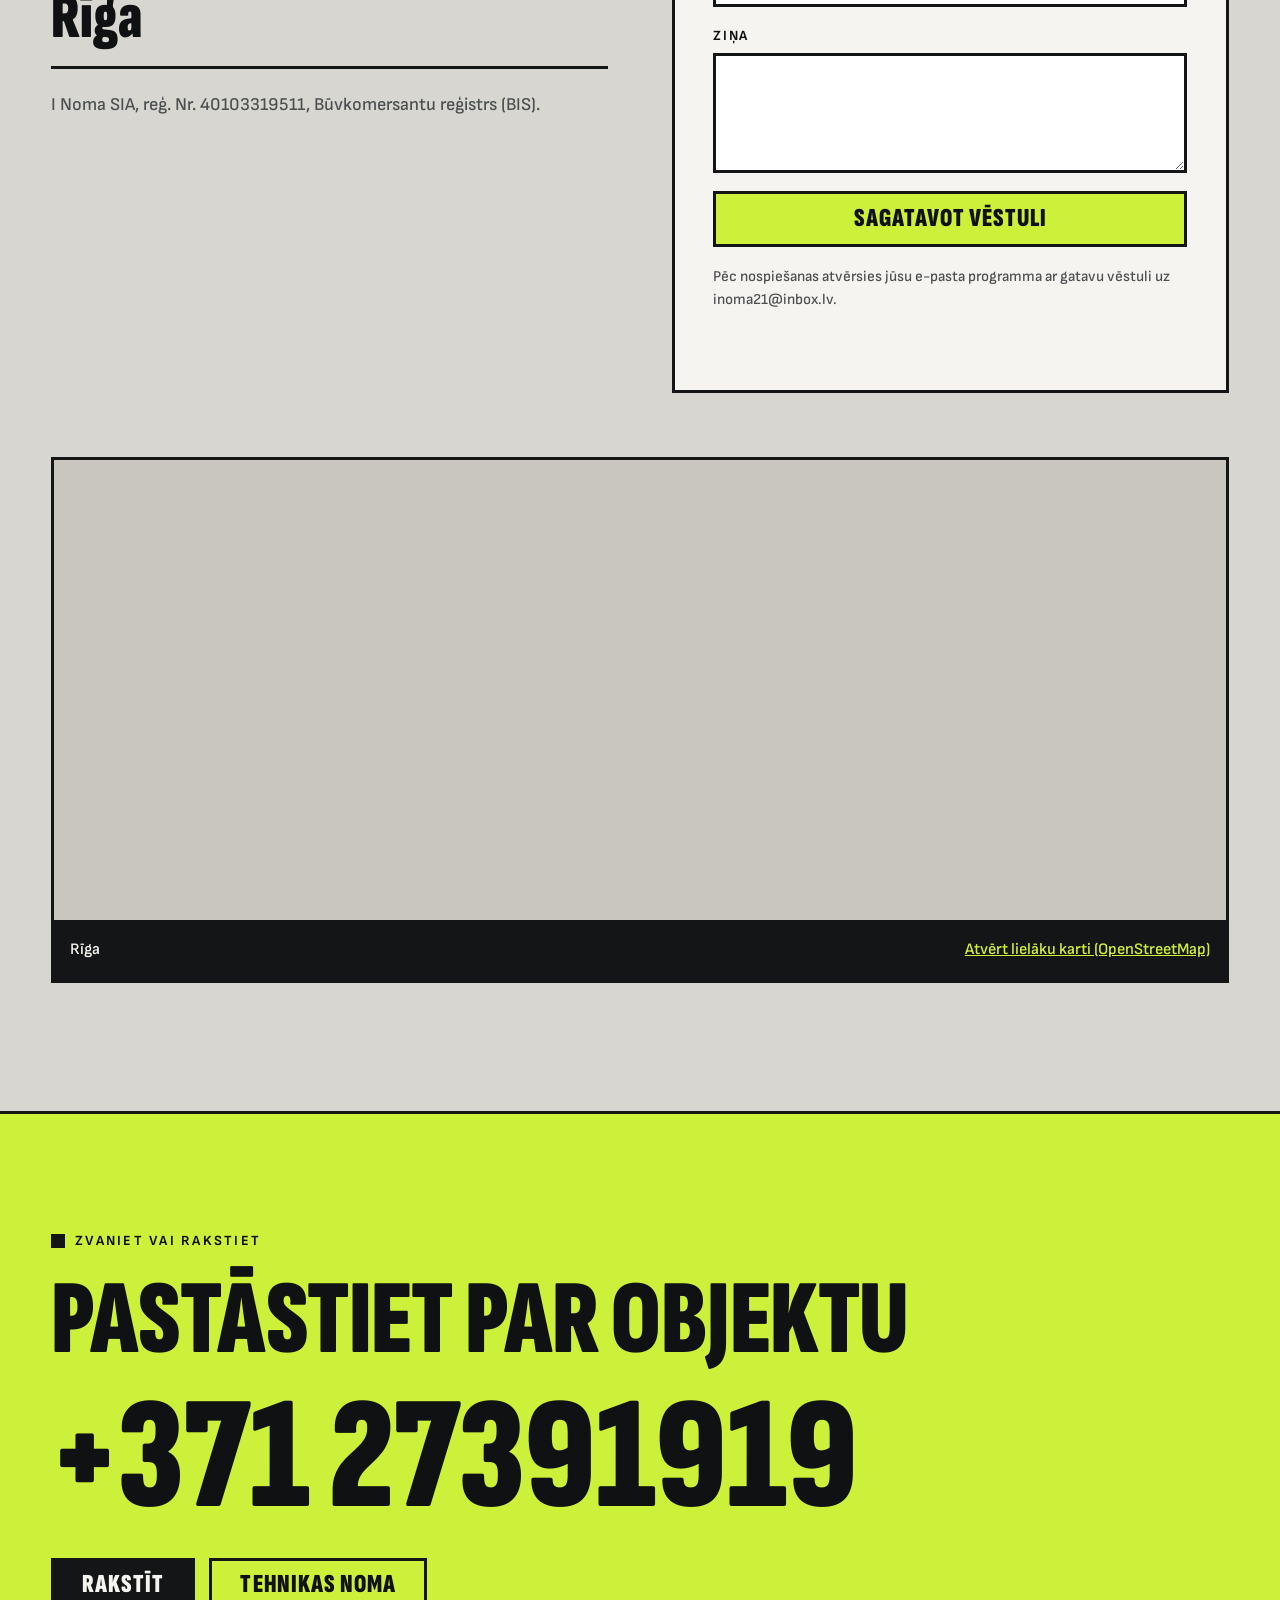
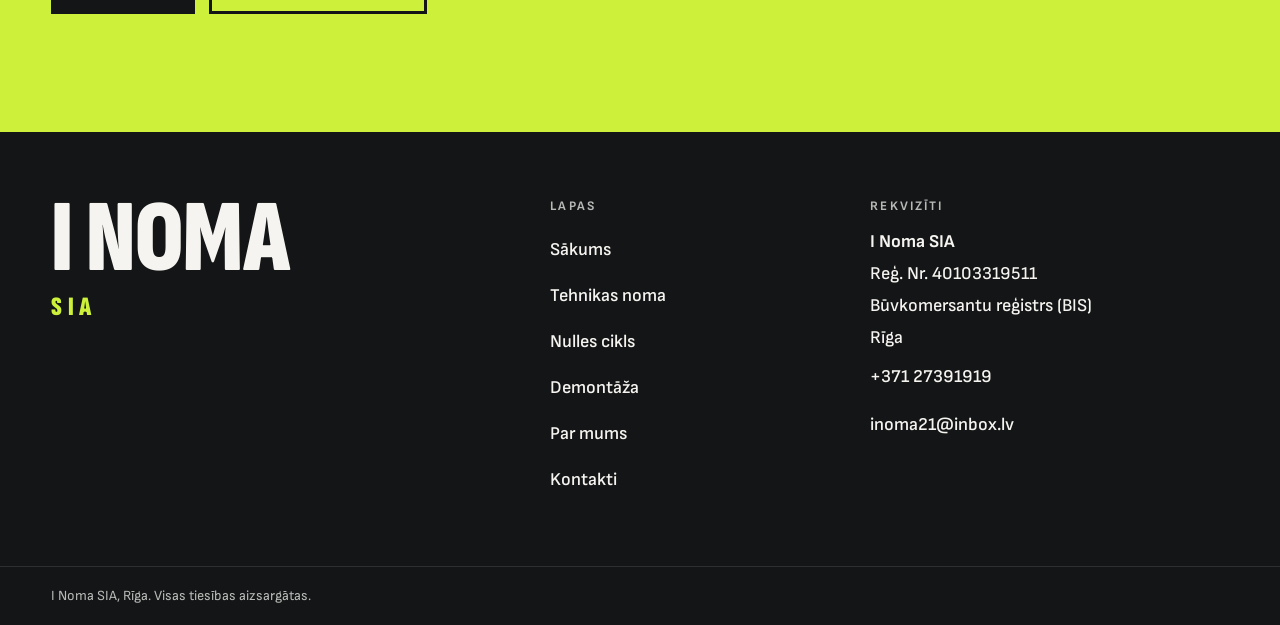
<file: kontakti.html>
<!doctype html>
<html lang="lv">
<head>
<meta charset="utf-8">
<meta name="viewport" content="width=device-width, initial-scale=1">
<title>Kontakti: I Noma SIA, Rīga, tālrunis +371 27391919</title>
<meta name="description" content="I Noma SIA kontakti Rīgā: tālrunis +371 27391919, e-pasts inoma21@inbox.lv. Pieteikuma forma tehnikas nomai, nulles cikla un demontāžas darbiem.">
<meta name="theme-color" content="#141516">
<link rel="canonical" href="https://vasylian.com/i-noma/kontakti.html">
<meta property="og:type" content="website">
<meta property="og:locale" content="lv_LV">
<meta property="og:site_name" content="I Noma SIA">
<meta property="og:title" content="Kontakti: I Noma SIA, Rīga, tālrunis +371 27391919">
<meta property="og:description" content="I Noma SIA kontakti Rīgā: tālrunis +371 27391919, e-pasts inoma21@inbox.lv. Pieteikuma forma tehnikas nomai, nulles cikla un demontāžas darbiem.">
<meta property="og:url" content="https://vasylian.com/i-noma/kontakti.html">
<meta property="og:image" content="https://vasylian.com/i-noma/img/sijatajs-ekskavators.webp">
<link rel="icon" href="favicon.svg" type="image/svg+xml">
<link rel="preload" href="fonts/sofia-ec-latin.woff2" as="font" type="font/woff2" crossorigin>
<link rel="stylesheet" href="styles.css">
<script type="application/ld+json">
{
  "@context": "https://schema.org",
  "@type": "LocalBusiness",
  "name": "I Noma SIA",
  "description": "I Noma SIA kontakti Rīgā: tālrunis +371 27391919, e-pasts inoma21@inbox.lv. Pieteikuma forma tehnikas nomai, nulles cikla un demontāžas darbiem.",
  "url": "https://vasylian.com/i-noma/",
  "email": "inoma21@inbox.lv",
  "telephone": "+37127391919",
  "identifier": "40103319511",
  "address": {
    "@type": "PostalAddress",
    "addressLocality": "Rīga",
    "addressCountry": "LV"
  },
  "areaServed": {
    "@type": "City",
    "name": "Rīga"
  }
}
</script>
<meta name="robots" content="noindex, follow">
</head>
<body>
<a class="skip" href="#saturs">Pāriet uz saturu</a>
<header class="hd">
  <a class="brand" href="index.html" aria-label="I Noma SIA, uz sākumu"><span class="brand__sq" aria-hidden="true"></span><span class="brand__t">I Noma</span><span class="brand__s">SIA</span></a>
  <nav class="nav" id="nav" aria-label="Galvenā izvēlne">
    <a href="index.html">Sākums</a>
    <a href="tehnikas-noma.html">Tehnikas noma</a>
    <a href="nulles-cikls.html">Nulles cikls</a>
    <a href="demontaza.html">Demontāža</a>
    <a href="par-mums.html">Par mums</a>
    <a href="kontakti.html" aria-current="page">Kontakti</a>
  </nav>
  <a class="hd__tel" href="tel:+37127391919">+371 27391919</a>
  <button class="burger" type="button" aria-expanded="false" aria-controls="nav"><i aria-hidden="true"></i><span>Izvēlne</span></button>
</header>
<main id="saturs">
<section class="ph ph--wide" aria-labelledby="h1">
  <div class="ph__img"><img src="img/sijatajs-ekskavators.webp" srcset="img/sijatajs-ekskavators-800.webp 800w, img/sijatajs-ekskavators.webp 1600w" sizes="100vw" width="1600" height="1200" alt="Oranžs ekskavators un zilganzaļa mobilā drupināšanas un sijāšanas iekārta uz būvlaukuma" fetchpriority="high" style="object-position:40% 55%"></div>
  <div class="ph__txt">
    <h1 id="h1"><span class="tape">Kontakti</span><span class="tape tape--lime">Rīga</span></h1>
    <p class="ph__lead">Piezvaniet vai uzrakstiet: kāda tehnika vai kādi darbi vajadzīgi, ar operatoru vai bez tā, kur atrodas objekts un kad jāsāk.</p>
  </div>
</section>

<section class="sec" aria-labelledby="ko-h">
  <div class="wrap contact">
    <div>
      <p class="tag">Sazināties</p>
      <h2 class="h2" id="ko-h" style="margin-top:18px">Mēs <em>atbildēsim</em></h2>
      <ul class="clist">
        <li><small>Tālrunis</small><a href="tel:+37127391919">+371 27391919</a></li>
        <li><small>E-pasts</small><a href="mailto:inoma21@inbox.lv">inoma21@inbox.lv</a></li>
        <li><small>Darbības vieta</small><span class="v">Rīga</span></li>
      </ul>
      <p class="mute" style="margin-top:22px;font-weight:500">I Noma SIA, reģ. Nr. 40103319511, Būvkomersantu reģistrs (BIS).</p>
    </div>
    <form class="form" id="forma" action="mailto:inoma21@inbox.lv" method="post" enctype="text/plain" novalidate>
      <h3 class="h3">Pieteikums</h3>
      <div class="form__row">
        <label>Vārds<input type="text" name="vards" autocomplete="name" required></label>
        <label>Tālrunis vai e-pasts<input type="text" name="kontakts" autocomplete="tel" required></label>
      </div>
      <label>Tehnika vai darbi
        <select name="tehnika" required>
          <option value="">Izvēlieties</option>
          <option>Ekskavators</option>
          <option>Drupinātājs</option>
          <option>Sijātājs</option>
          <option>Demontāžas šķēres</option>
          <option>Hidroāmurs</option>
          <option>Mazais iekrāvējs</option>
          <option>Pašizgāzējs</option>
          <option>Nulles cikla darbi</option>
          <option>Demontāžas darbi</option>
          <option>Cits vai vēl nezinu</option>
        </select>
      </label>
      <fieldset>
        <legend>Operators</legend>
        <div class="radios">
          <label><input type="radio" name="operators" value="ar operatoru"><span>Ar operatoru</span></label>
          <label><input type="radio" name="operators" value="bez operatora"><span>Bez operatora</span></label>
          <label><input type="radio" name="operators" value="vēl nezinu" checked><span>Vēl nezinu</span></label>
        </div>
      </fieldset>
      <label>Objekts (vieta, adrese)<input type="text" name="objekts" autocomplete="street-address" required></label>
      <label>Termiņi<input type="text" name="termini" placeholder="Piemēram, no kura datuma un uz cik ilgu laiku"></label>
      <label>Ziņa<textarea name="zina" rows="4"></textarea></label>
      <button class="btn" type="submit">Sagatavot vēstuli</button>
      <p class="form__note">Pēc nospiešanas atvērsies jūsu e-pasta programma ar gatavu vēstuli uz inoma21@inbox.lv.</p>
      <p class="form__msg" id="forma-zina" role="status"></p>
    </form>
  </div>
  <div class="wrap">
    <div class="map">
      <iframe title="Rīgas karte (OpenStreetMap)" loading="lazy" referrerpolicy="no-referrer" src="https://www.openstreetmap.org/export/embed.html?bbox=24.0200%2C56.9000%2C24.2400%2C57.0100&amp;layer=mapnik"></iframe>
      <div class="map__cap"><span>Rīga</span><a href="https://www.openstreetmap.org/?mlat=56.9496&amp;mlon=24.1052#map=11/56.9496/24.1052" rel="noopener" target="_blank">Atvērt lielāku karti (OpenStreetMap)</a></div>
    </div>
  </div>
</section>

<section class="cta" aria-labelledby="cta-h">
  <div class="wrap">
    <p class="tag">Zvaniet vai rakstiet</p>
    <h2 class="h2" id="cta-h" style="margin:18px 0 22px">Pastāstiet par objektu</h2>
    <a class="cta__tel" href="tel:+37127391919">+371 27391919</a>
    <div class="cta__btns">
      <a class="btn btn--dark" href="mailto:inoma21@inbox.lv">Rakstīt</a>
      <a class="btn btn--line" href="tehnikas-noma.html">Tehnikas noma</a>
    </div>
  </div>
</section>

</main>
<footer class="ft">
  <div class="wrap ft__in">
    <div class="ft__brand">I Noma<small>SIA</small></div>
    <nav aria-label="Apakšējā izvēlne">
      <h2>Lapas</h2>
      <ul>
        <li><a href="index.html">Sākums</a></li>
<li><a href="tehnikas-noma.html">Tehnikas noma</a></li>
<li><a href="nulles-cikls.html">Nulles cikls</a></li>
<li><a href="demontaza.html">Demontāža</a></li>
<li><a href="par-mums.html">Par mums</a></li>
<li><a href="kontakti.html">Kontakti</a></li>
      </ul>
    </nav>
    <div>
      <h2>Rekvizīti</h2>
      <p><strong>I Noma SIA</strong></p>
      <p>Reģ. Nr. 40103319511</p>
      <p>Būvkomersantu reģistrs (BIS)</p>
      <p>Rīga</p>
      <p><a href="tel:+37127391919">+371 27391919</a></p>
      <p><a href="mailto:inoma21@inbox.lv">inoma21@inbox.lv</a></p>
    </div>
  </div>
  <div class="wrap ft__legal">I Noma SIA, Rīga. Visas tiesības aizsargātas.</div>
</footer>
<div class="dock">
  <a class="dock__call" href="tel:+37127391919">Zvanīt</a>
  <a class="dock__mail" href="mailto:inoma21@inbox.lv">Rakstīt</a>
</div>
<script src="script.js" defer></script>
</body>
</html>
</file>
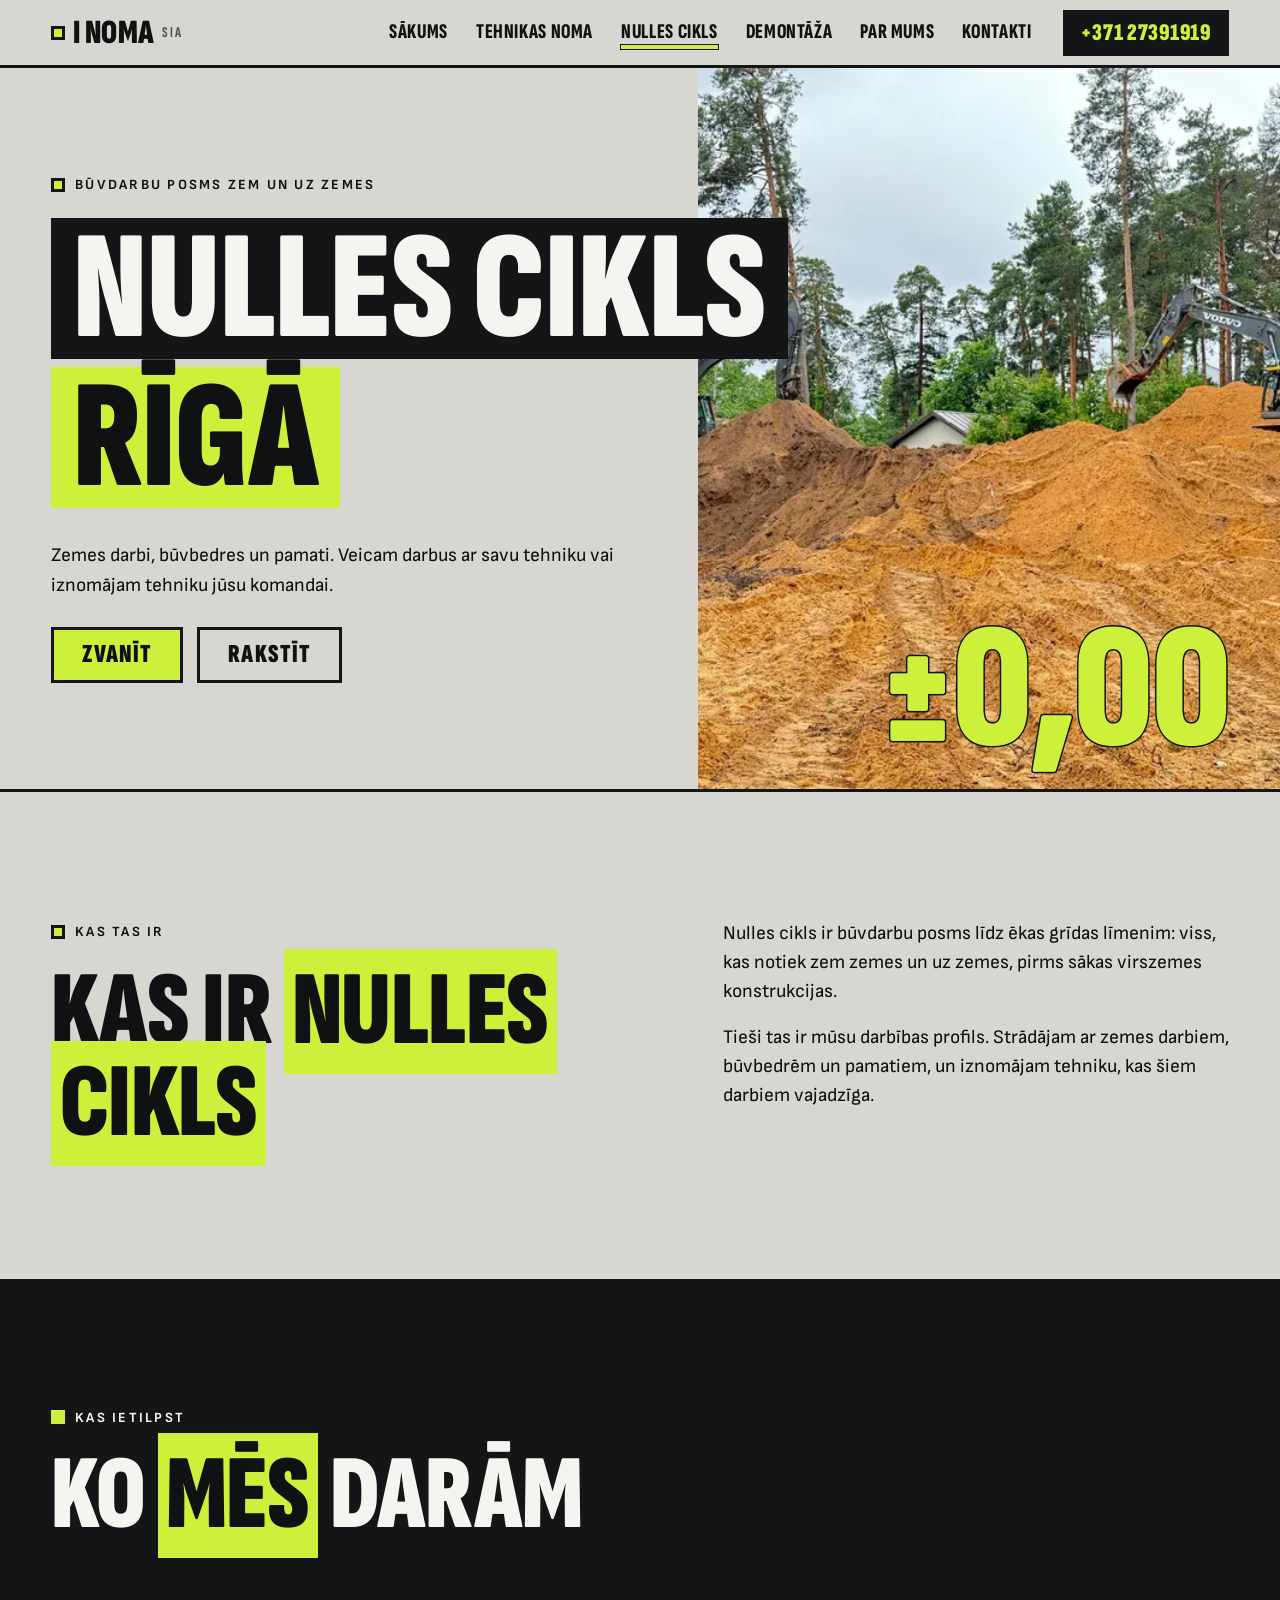
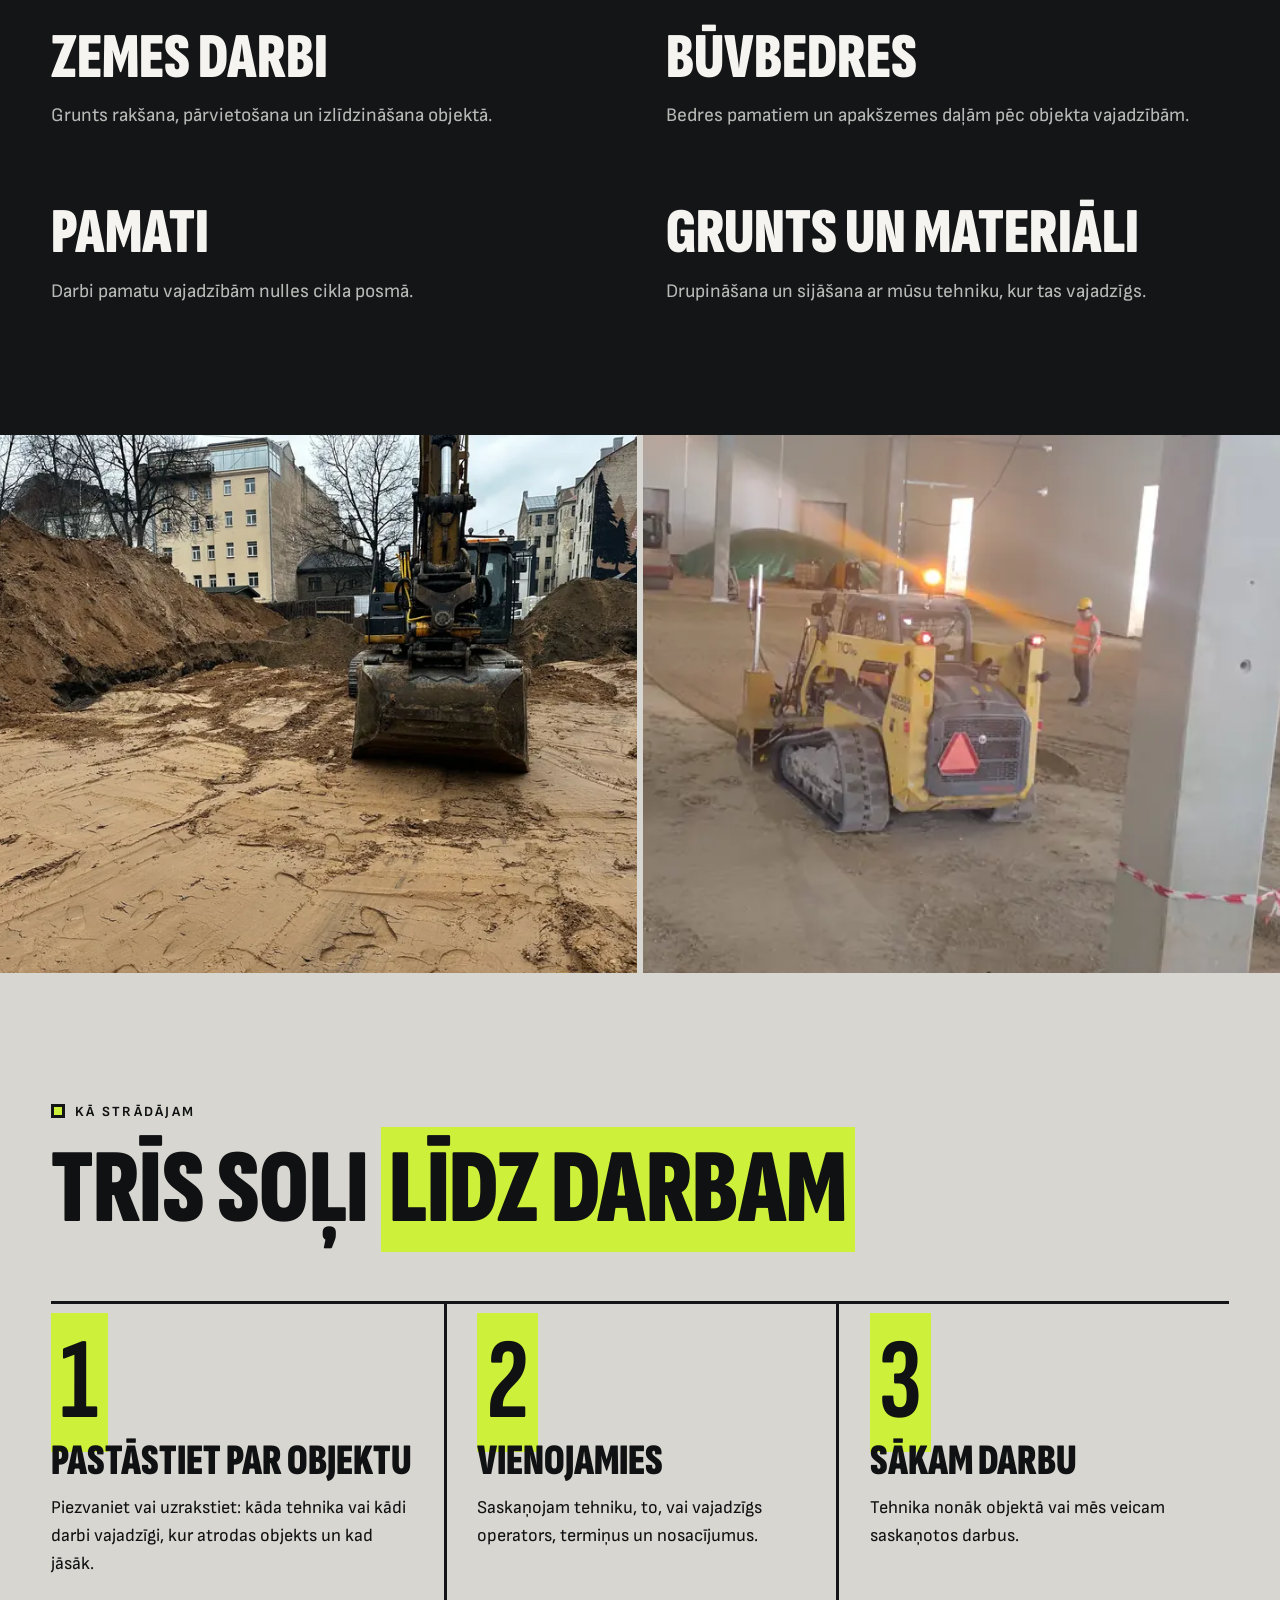
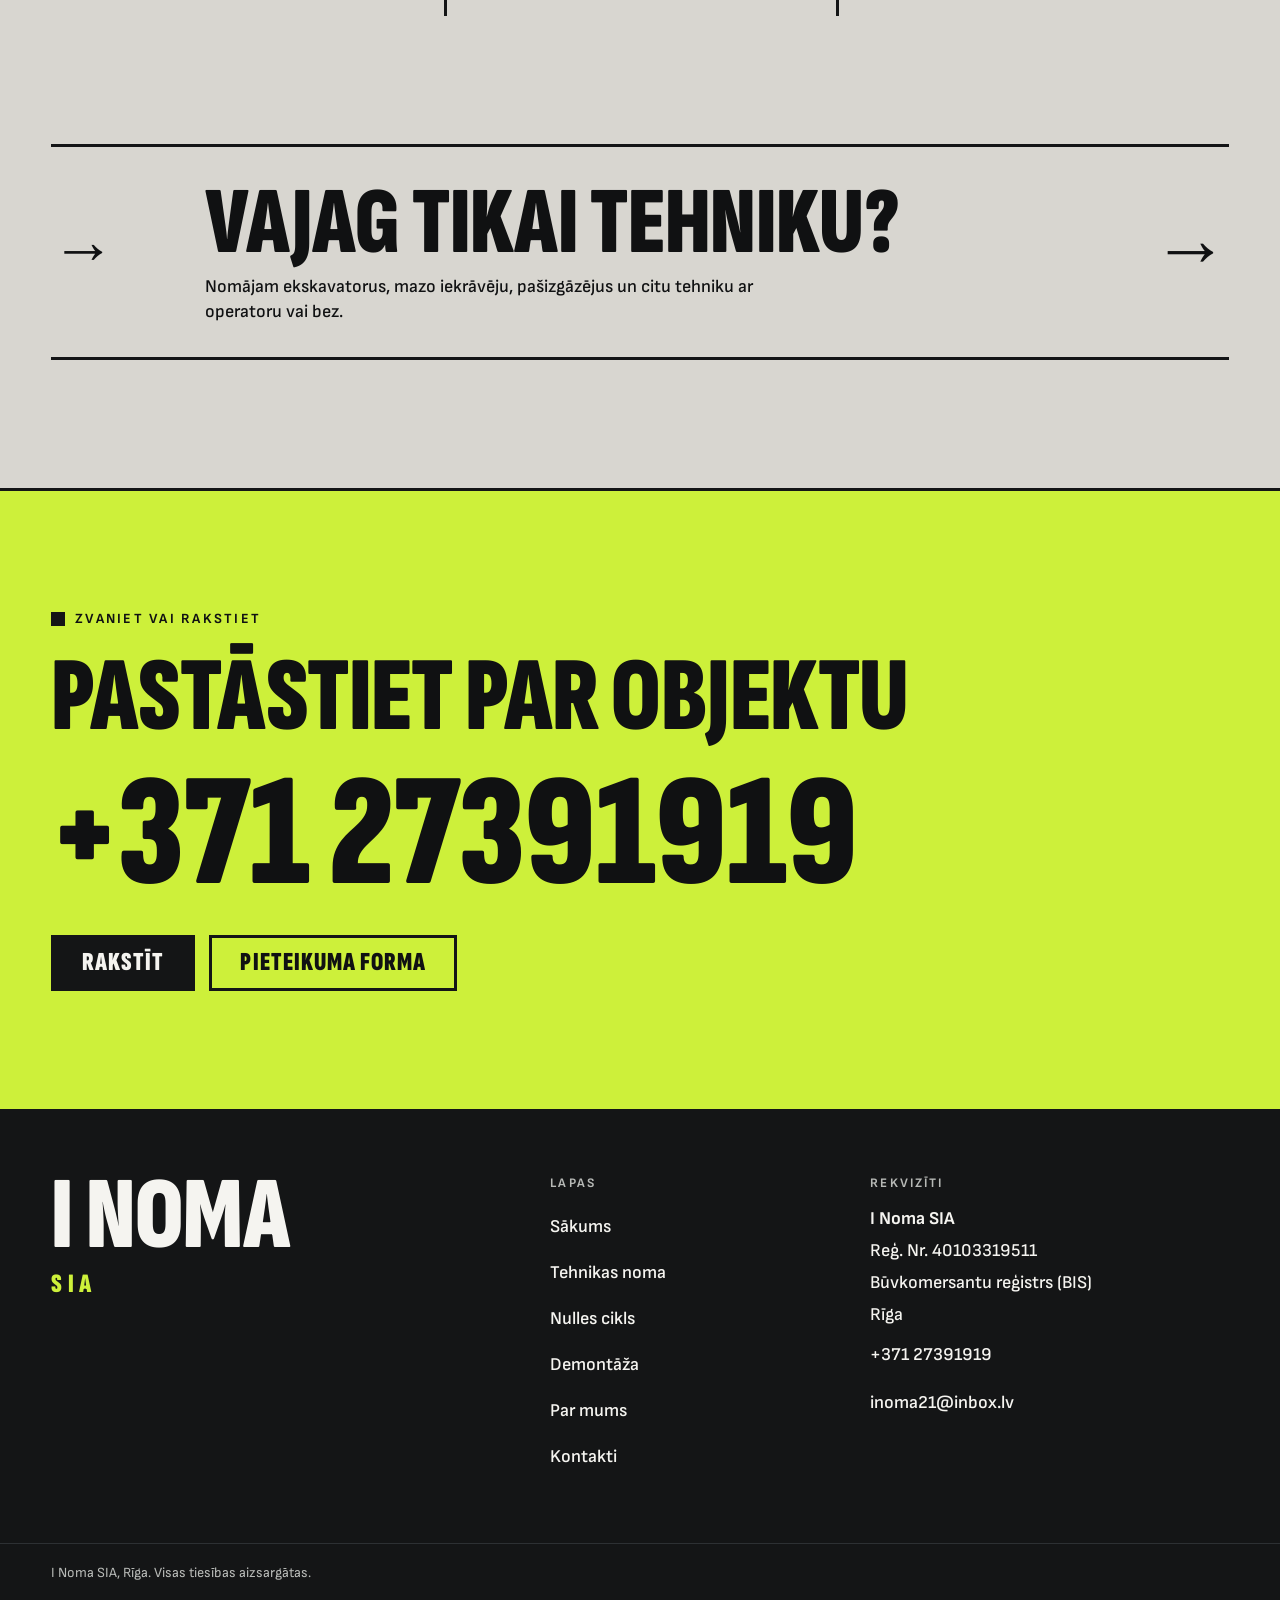
<file: nulles-cikls.html>
<!doctype html>
<html lang="lv">
<head>
<meta charset="utf-8">
<meta name="viewport" content="width=device-width, initial-scale=1">
<title>Nulles cikla darbi Rīgā: zemes darbi, būvbedres, pamati | I Noma SIA</title>
<meta name="description" content="Nulles cikla darbi Rīgā: zemes darbi, būvbedres un pamati. Veicam darbus vai iznomājam tehniku ar operatoru vai bez. Zvaniet +371 27391919.">
<meta name="theme-color" content="#141516">
<link rel="canonical" href="https://vasylian.com/i-noma/nulles-cikls.html">
<meta property="og:type" content="website">
<meta property="og:locale" content="lv_LV">
<meta property="og:site_name" content="I Noma SIA">
<meta property="og:title" content="Nulles cikla darbi Rīgā: zemes darbi, būvbedres, pamati | I Noma SIA">
<meta property="og:description" content="Nulles cikla darbi Rīgā: zemes darbi, būvbedres un pamati. Veicam darbus vai iznomājam tehniku ar operatoru vai bez. Zvaniet +371 27391919.">
<meta property="og:url" content="https://vasylian.com/i-noma/nulles-cikls.html">
<meta property="og:image" content="https://vasylian.com/i-noma/img/ekskavatori-smiltis.webp">
<link rel="icon" href="favicon.svg" type="image/svg+xml">
<link rel="preload" href="fonts/sofia-ec-latin.woff2" as="font" type="font/woff2" crossorigin>
<link rel="stylesheet" href="styles.css">
<script type="application/ld+json">
{
  "@context": "https://schema.org",
  "@type": "LocalBusiness",
  "name": "I Noma SIA",
  "description": "Nulles cikla darbi Rīgā: zemes darbi, būvbedres un pamati. Veicam darbus vai iznomājam tehniku ar operatoru vai bez. Zvaniet +371 27391919.",
  "url": "https://vasylian.com/i-noma/",
  "email": "inoma21@inbox.lv",
  "telephone": "+37127391919",
  "identifier": "40103319511",
  "address": {
    "@type": "PostalAddress",
    "addressLocality": "Rīga",
    "addressCountry": "LV"
  },
  "areaServed": {
    "@type": "City",
    "name": "Rīga"
  }
}
</script>
<meta name="robots" content="noindex, follow">
</head>
<body>
<a class="skip" href="#saturs">Pāriet uz saturu</a>
<header class="hd">
  <a class="brand" href="index.html" aria-label="I Noma SIA, uz sākumu"><span class="brand__sq" aria-hidden="true"></span><span class="brand__t">I Noma</span><span class="brand__s">SIA</span></a>
  <nav class="nav" id="nav" aria-label="Galvenā izvēlne">
    <a href="index.html">Sākums</a>
    <a href="tehnikas-noma.html">Tehnikas noma</a>
    <a href="nulles-cikls.html" aria-current="page">Nulles cikls</a>
    <a href="demontaza.html">Demontāža</a>
    <a href="par-mums.html">Par mums</a>
    <a href="kontakti.html">Kontakti</a>
  </nav>
  <a class="hd__tel" href="tel:+37127391919">+371 27391919</a>
  <button class="burger" type="button" aria-expanded="false" aria-controls="nav"><i aria-hidden="true"></i><span>Izvēlne</span></button>
</header>
<main id="saturs">
<section class="ph ph--split" aria-labelledby="h1">
  <div class="ph__txt">
    <p class="tag" style="margin-bottom:22px">Būvdarbu posms zem un uz zemes</p>
    <h1 id="h1"><span class="tape">Nulles cikls</span><span class="tape tape--lime">Rīgā</span></h1>
    <p class="ph__lead">Zemes darbi, būvbedres un pamati. Veicam darbus ar savu tehniku vai iznomājam tehniku jūsu komandai.</p>
    <div class="ph__cta">
      <a class="btn" href="tel:+37127391919">Zvanīt</a>
      <a class="btn btn--line" href="mailto:inoma21@inbox.lv">Rakstīt</a>
    </div>
  </div>
  <div class="ph__img"><img src="img/ekskavatori-smiltis.webp" srcset="img/ekskavatori-smiltis-800.webp 800w, img/ekskavatori-smiltis.webp 1600w" sizes="(max-width:900px) 100vw, 45vw" width="1600" height="1200" alt="Divi ekskavatori uz oranžiem smilšu uzbērumiem priežu mežā" fetchpriority="high" style="object-position:50% 50%"><span class="zero" aria-hidden="true">&plusmn;0,00</span></div>
</section>

<section class="sec" aria-labelledby="kas-h">
  <div class="wrap need need--a">
    <div>
      <p class="tag">Kas tas ir</p>
      <h2 class="h2" id="kas-h" style="margin-top:18px">Kas ir <em>nulles cikls</em></h2>
    </div>
    <div style="display:grid;gap:18px">
      <p class="lead">Nulles cikls ir būvdarbu posms līdz ēkas grīdas līmenim: viss, kas notiek zem zemes un uz zemes, pirms sākas virszemes konstrukcijas.</p>
      <p class="lead">Tieši tas ir mūsu darbības profils. Strādājam ar zemes darbiem, būvbedrēm un pamatiem, un iznomājam tehniku, kas šiem darbiem vajadzīga.</p>
    </div>
  </div>
</section>

<section class="sec on-dark" aria-labelledby="ko-h">
  <div class="wrap">
    <div class="sec__head">
      <p class="tag">Kas ietilpst</p>
      <h2 class="h2" id="ko-h">Ko <em>mēs</em> darām</h2>
    </div>
    <div class="cols2">
      <div>
        <h3 class="h3">Zemes darbi</h3>
        <p class="lead mute">Grunts rakšana, pārvietošana un izlīdzināšana objektā.</p>
      </div>
      <div>
        <h3 class="h3">Būvbedres</h3>
        <p class="lead mute">Bedres pamatiem un apakšzemes daļām pēc objekta vajadzībām.</p>
      </div>
      <div>
        <h3 class="h3">Pamati</h3>
        <p class="lead mute">Darbi pamatu vajadzībām nulles cikla posmā.</p>
      </div>
      <div>
        <h3 class="h3">Grunts un materiāli</h3>
        <p class="lead mute">Drupināšana un sijāšana ar mūsu tehniku, kur tas vajadzīgs.</p>
      </div>
    </div>
  </div>
</section>

<section class="band band--p" aria-label="Foto no nulles cikla darbiem">
  <a href="img/pilseta-ekskavators.webp" data-lb data-cap="Ekskavators būvbedrē starp pilsētas ēkām"><img src="img/pilseta-ekskavators.webp" srcset="img/pilseta-ekskavators-800.webp 800w, img/pilseta-ekskavators.webp 1600w" sizes="(max-width:900px) 100vw, 50vw" width="1600" height="1200" alt="Dzeltens ekskavators ar kausu būvbedrē starp pilsētas ēkām" loading="lazy" decoding="async" style="object-position:62% 50%"></a>
  <a href="img/iekrauvejs-halle.webp" data-lb data-cap="Mazais kāpurķēžu iekrāvējs ēkas iekšpusē"><img src="img/iekrauvejs-halle.webp" srcset="img/iekrauvejs-halle-800.webp 800w, img/iekrauvejs-halle.webp 1600w" sizes="(max-width:900px) 100vw, 50vw" width="1600" height="841" alt="Mazais kāpurķēžu iekrāvējs strādā uz grunts ēkas iekšpusē" loading="lazy" decoding="async" style="object-position:36% 55%"></a>
</section>

<section class="sec" aria-labelledby="ka-h">
  <div class="wrap">
    <div class="sec__head">
      <p class="tag">Kā strādājam</p>
      <h2 class="h2" id="ka-h">Trīs soļi <em>līdz darbam</em></h2>
    </div>
    <ol class="steps">
      <li><span class="steps__n"><b>1</b></span><h3 class="h3">Pastāstiet par objektu</h3><p>Piezvaniet vai uzrakstiet: kāda tehnika vai kādi darbi vajadzīgi, kur atrodas objekts un kad jāsāk.</p></li>
      <li><span class="steps__n"><b>2</b></span><h3 class="h3">Vienojamies</h3><p>Saskaņojam tehniku, to, vai vajadzīgs operators, termiņus un nosacījumus.</p></li>
      <li><span class="steps__n"><b>3</b></span><h3 class="h3">Sākam darbu</h3><p>Tehnika nonāk objektā vai mēs veicam saskaņotos darbus.</p></li>
    </ol>
  </div>
</section>

<section class="sec" aria-labelledby="noma-h" style="padding-top:0">
  <div class="wrap">
    <div class="idx">
      <a href="tehnikas-noma.html"><span class="idx__n">&rarr;</span><span class="idx__t" id="noma-h">Vajag tikai tehniku?<span class="idx__d">Nomājam ekskavatorus, mazo iekrāvēju, pašizgāzējus un citu tehniku ar operatoru vai bez.</span></span><span class="idx__a" aria-hidden="true">&rarr;</span></a>
    </div>
  </div>
</section>

<section class="cta" aria-labelledby="cta-h">
  <div class="wrap">
    <p class="tag">Zvaniet vai rakstiet</p>
    <h2 class="h2" id="cta-h" style="margin:18px 0 22px">Pastāstiet par objektu</h2>
    <a class="cta__tel" href="tel:+37127391919">+371 27391919</a>
    <div class="cta__btns">
      <a class="btn btn--dark" href="mailto:inoma21@inbox.lv">Rakstīt</a>
      <a class="btn btn--line" href="kontakti.html#forma">Pieteikuma forma</a>
    </div>
  </div>
</section>

</main>
<footer class="ft">
  <div class="wrap ft__in">
    <div class="ft__brand">I Noma<small>SIA</small></div>
    <nav aria-label="Apakšējā izvēlne">
      <h2>Lapas</h2>
      <ul>
        <li><a href="index.html">Sākums</a></li>
<li><a href="tehnikas-noma.html">Tehnikas noma</a></li>
<li><a href="nulles-cikls.html">Nulles cikls</a></li>
<li><a href="demontaza.html">Demontāža</a></li>
<li><a href="par-mums.html">Par mums</a></li>
<li><a href="kontakti.html">Kontakti</a></li>
      </ul>
    </nav>
    <div>
      <h2>Rekvizīti</h2>
      <p><strong>I Noma SIA</strong></p>
      <p>Reģ. Nr. 40103319511</p>
      <p>Būvkomersantu reģistrs (BIS)</p>
      <p>Rīga</p>
      <p><a href="tel:+37127391919">+371 27391919</a></p>
      <p><a href="mailto:inoma21@inbox.lv">inoma21@inbox.lv</a></p>
    </div>
  </div>
  <div class="wrap ft__legal">I Noma SIA, Rīga. Visas tiesības aizsargātas.</div>
</footer>
<div class="dock">
  <a class="dock__call" href="tel:+37127391919">Zvanīt</a>
  <a class="dock__mail" href="mailto:inoma21@inbox.lv">Rakstīt</a>
</div>
<script src="script.js" defer></script>
</body>
</html>
</file>
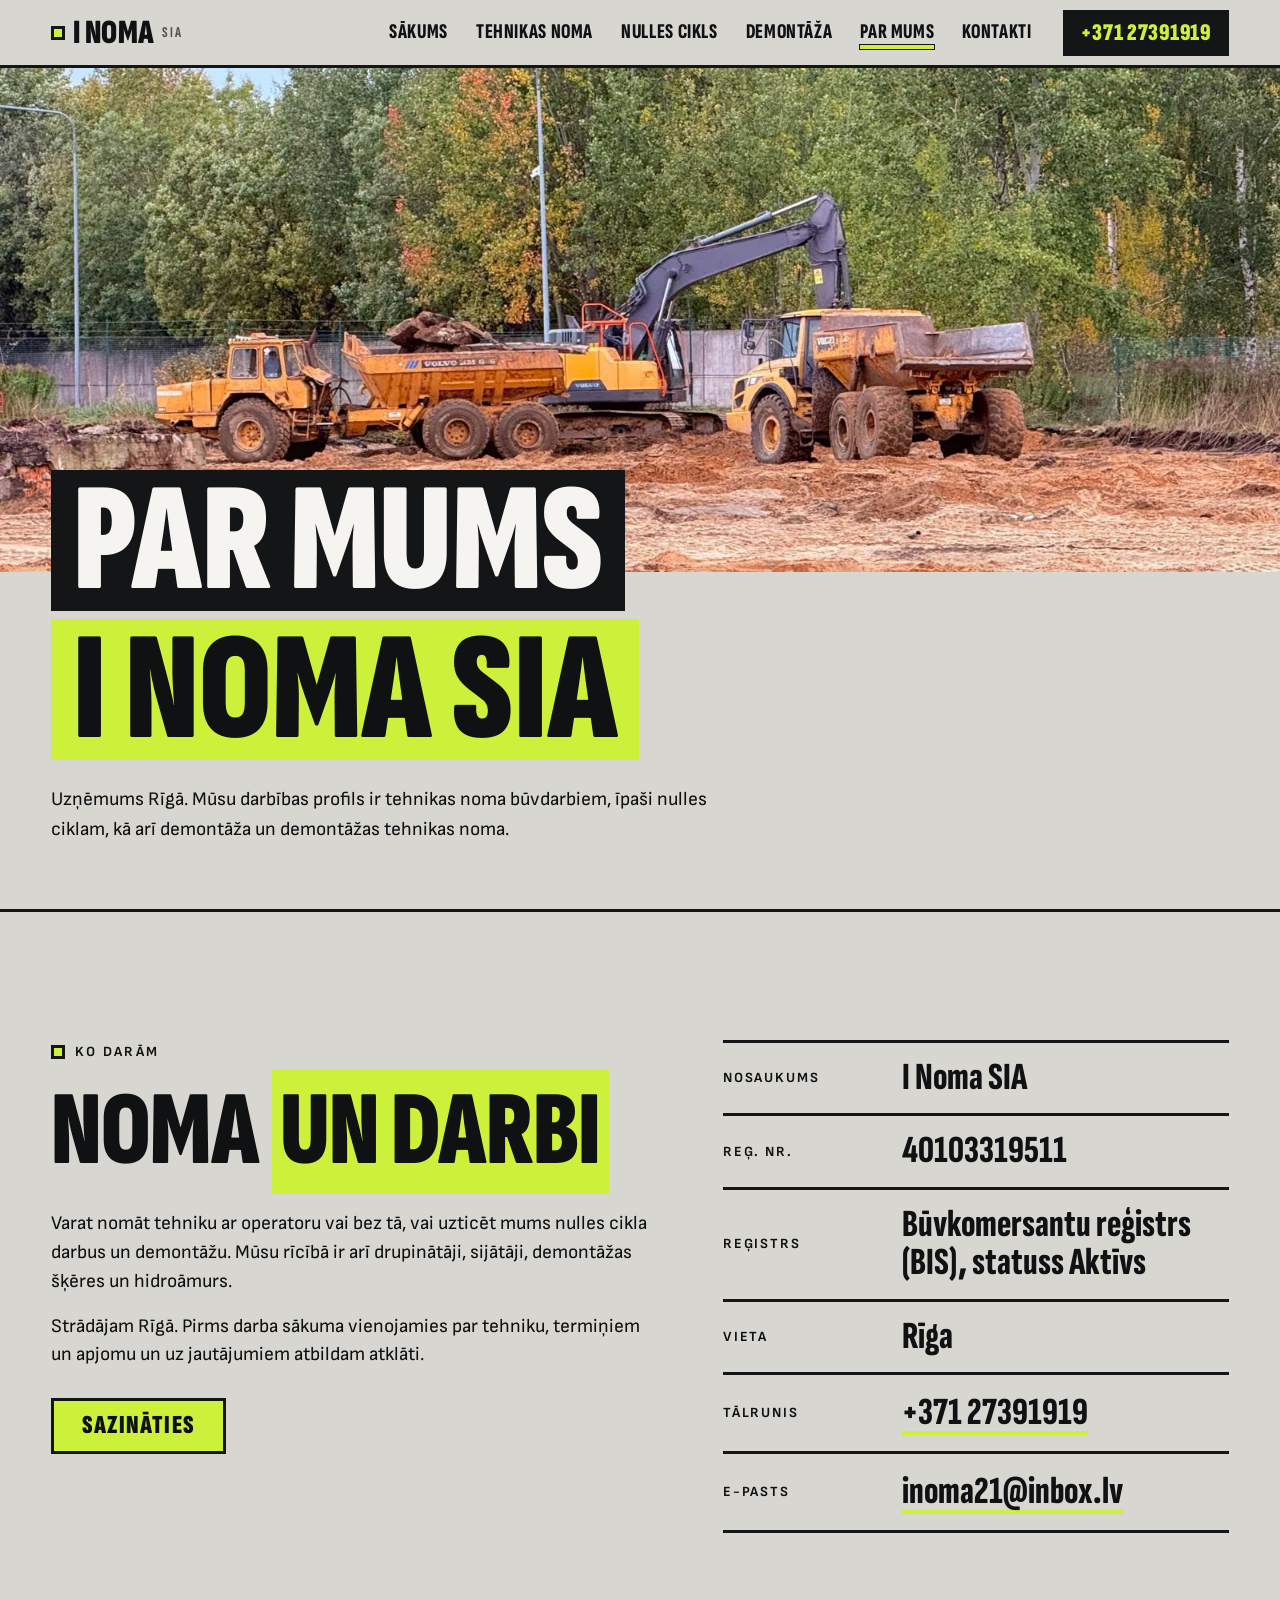
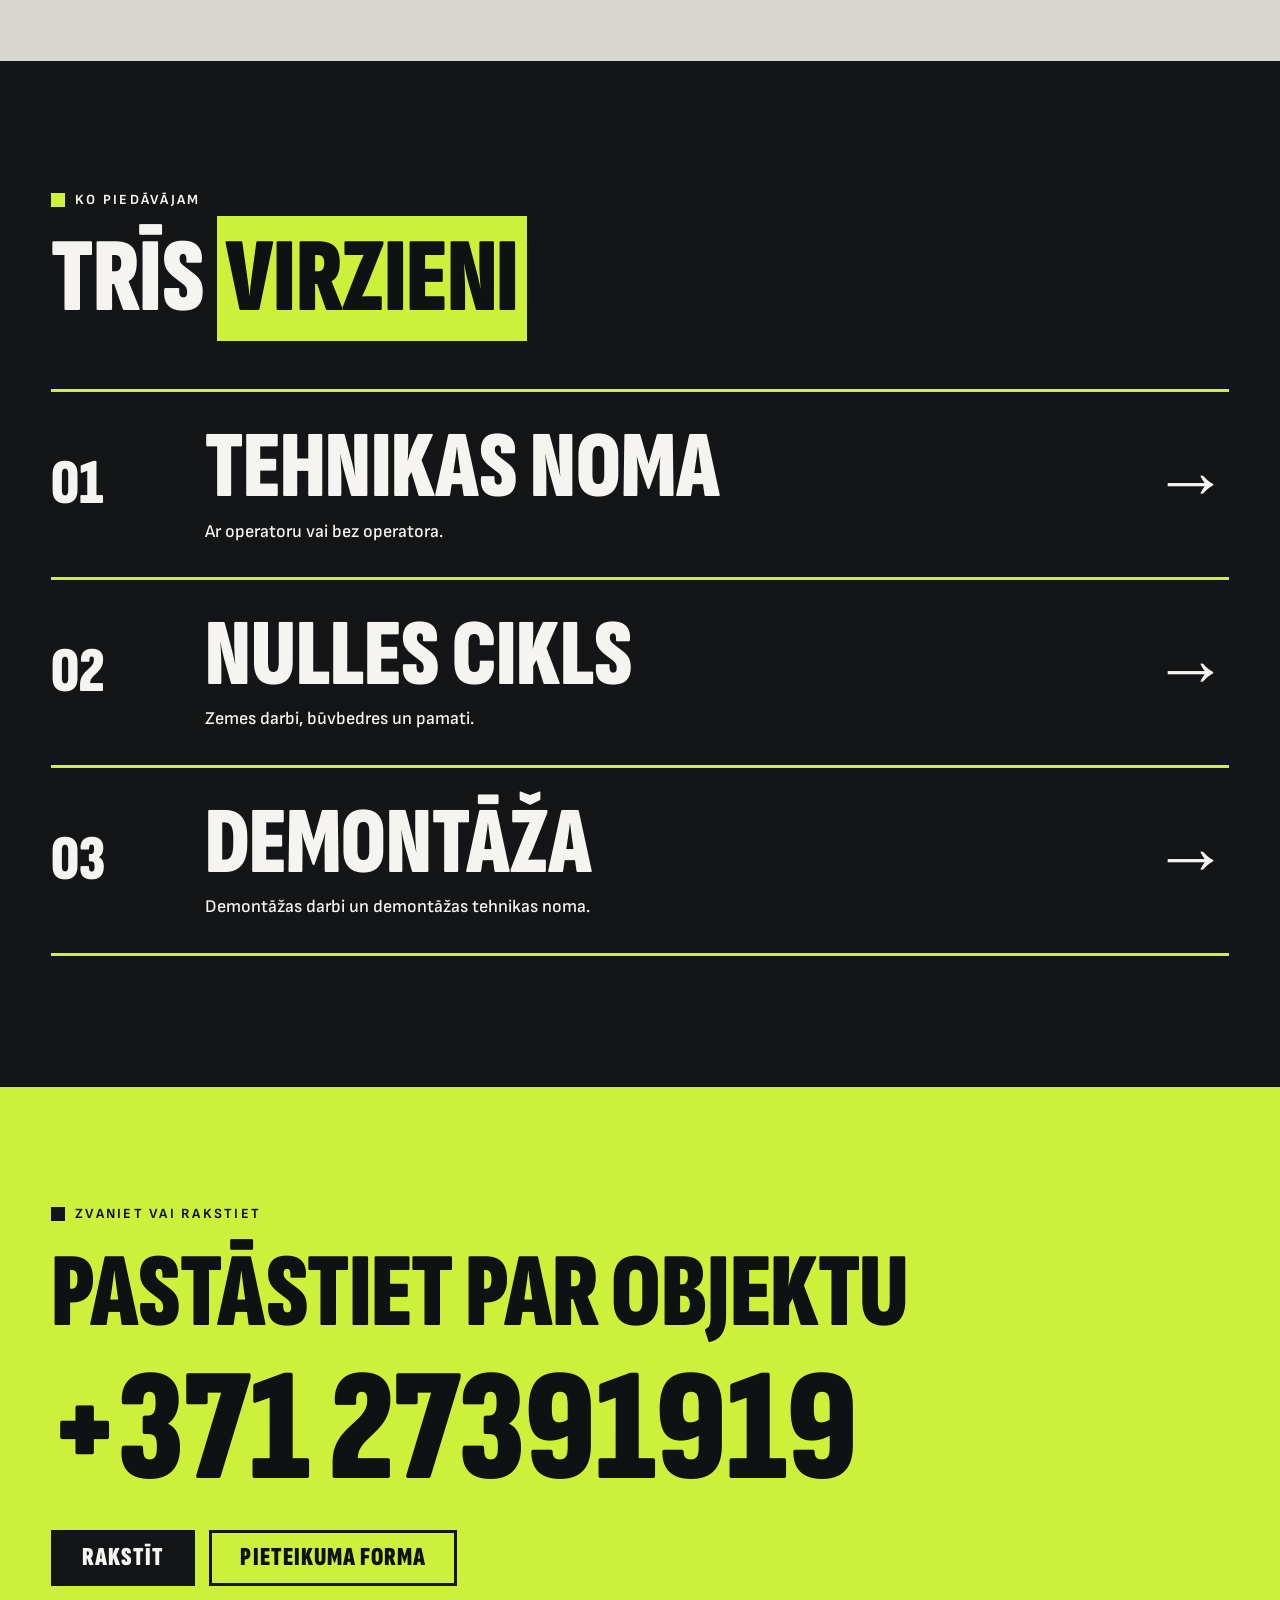
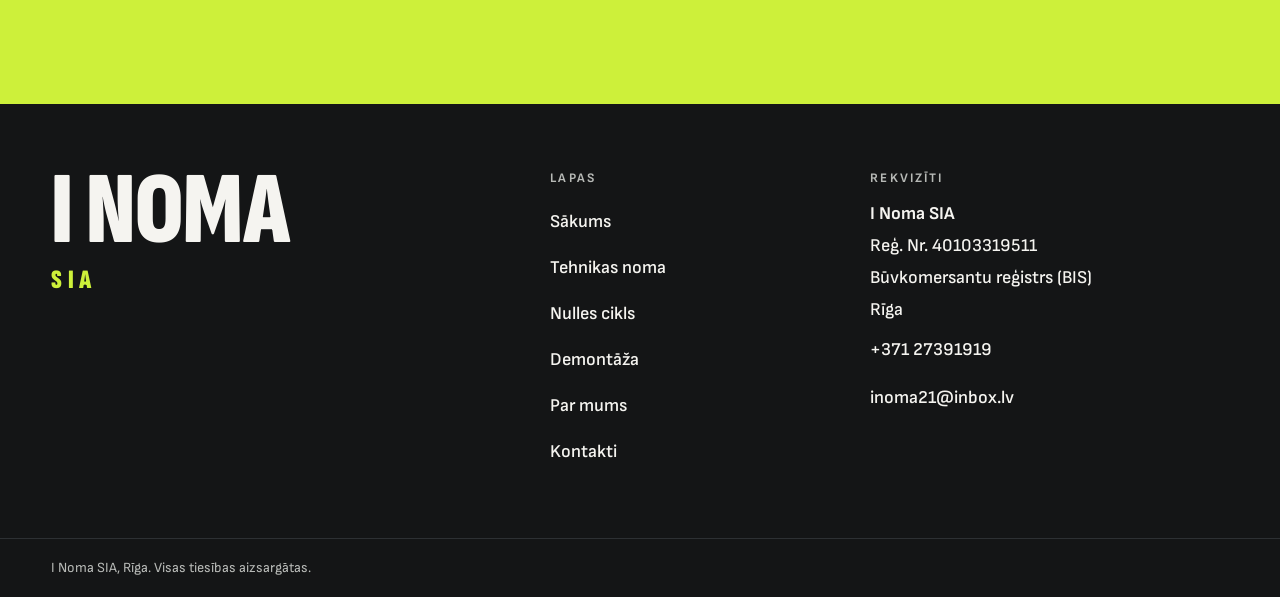
<file: par-mums.html>
<!doctype html>
<html lang="lv">
<head>
<meta charset="utf-8">
<meta name="viewport" content="width=device-width, initial-scale=1">
<title>Par mums: I Noma SIA, tehnikas noma un demontāža Rīgā</title>
<meta name="description" content="I Noma SIA, Rīga, reģ. Nr. 40103319511, Būvkomersantu reģistrs. Tehnikas noma būvdarbiem, nulles cikls, demontāža un demontāžas tehnikas noma.">
<meta name="theme-color" content="#141516">
<link rel="canonical" href="https://vasylian.com/i-noma/par-mums.html">
<meta property="og:type" content="website">
<meta property="og:locale" content="lv_LV">
<meta property="og:site_name" content="I Noma SIA">
<meta property="og:title" content="Par mums: I Noma SIA, tehnikas noma un demontāža Rīgā">
<meta property="og:description" content="I Noma SIA, Rīga, reģ. Nr. 40103319511, Būvkomersantu reģistrs. Tehnikas noma būvdarbiem, nulles cikls, demontāža un demontāžas tehnikas noma.">
<meta property="og:url" content="https://vasylian.com/i-noma/par-mums.html">
<meta property="og:image" content="https://vasylian.com/i-noma/img/pasizgaji.webp">
<link rel="icon" href="favicon.svg" type="image/svg+xml">
<link rel="preload" href="fonts/sofia-ec-latin.woff2" as="font" type="font/woff2" crossorigin>
<link rel="stylesheet" href="styles.css">
<script type="application/ld+json">
{
  "@context": "https://schema.org",
  "@type": "LocalBusiness",
  "name": "I Noma SIA",
  "description": "I Noma SIA, Rīga, reģ. Nr. 40103319511, Būvkomersantu reģistrs. Tehnikas noma būvdarbiem, nulles cikls, demontāža un demontāžas tehnikas noma.",
  "url": "https://vasylian.com/i-noma/",
  "email": "inoma21@inbox.lv",
  "telephone": "+37127391919",
  "identifier": "40103319511",
  "address": {
    "@type": "PostalAddress",
    "addressLocality": "Rīga",
    "addressCountry": "LV"
  },
  "areaServed": {
    "@type": "City",
    "name": "Rīga"
  }
}
</script>
<meta name="robots" content="noindex, follow">
</head>
<body>
<a class="skip" href="#saturs">Pāriet uz saturu</a>
<header class="hd">
  <a class="brand" href="index.html" aria-label="I Noma SIA, uz sākumu"><span class="brand__sq" aria-hidden="true"></span><span class="brand__t">I Noma</span><span class="brand__s">SIA</span></a>
  <nav class="nav" id="nav" aria-label="Galvenā izvēlne">
    <a href="index.html">Sākums</a>
    <a href="tehnikas-noma.html">Tehnikas noma</a>
    <a href="nulles-cikls.html">Nulles cikls</a>
    <a href="demontaza.html">Demontāža</a>
    <a href="par-mums.html" aria-current="page">Par mums</a>
    <a href="kontakti.html">Kontakti</a>
  </nav>
  <a class="hd__tel" href="tel:+37127391919">+371 27391919</a>
  <button class="burger" type="button" aria-expanded="false" aria-controls="nav"><i aria-hidden="true"></i><span>Izvēlne</span></button>
</header>
<main id="saturs">
<section class="ph ph--wide" aria-labelledby="h1">
  <div class="ph__img"><img src="img/pasizgaji.webp" srcset="img/pasizgaji-800.webp 800w, img/pasizgaji.webp 1600w" sizes="100vw" width="1600" height="900" alt="Divi pašizgāzēji un ekskavators uz sarkanbrūnas zemes laukumā" fetchpriority="high" style="object-position:50% 55%"></div>
  <div class="ph__txt">
    <h1 id="h1"><span class="tape">Par mums</span><span class="tape tape--lime">I Noma SIA</span></h1>
    <p class="ph__lead">Uzņēmums Rīgā. Mūsu darbības profils ir tehnikas noma būvdarbiem, īpaši nulles ciklam, kā arī demontāža un demontāžas tehnikas noma.</p>
  </div>
</section>

<section class="sec" aria-labelledby="ko-h">
  <div class="wrap need need--a">
    <div>
      <p class="tag">Ko darām</p>
      <h2 class="h2" id="ko-h" style="margin:18px 0 28px">Noma <em>un darbi</em></h2>
      <p class="lead">Varat nomāt tehniku ar operatoru vai bez tā, vai uzticēt mums nulles cikla darbus un demontāžu. Mūsu rīcībā ir arī drupinātāji, sijātāji, demontāžas šķēres un hidroāmurs.</p>
      <p class="lead" style="margin-top:16px">Strādājam Rīgā. Pirms darba sākuma vienojamies par tehniku, termiņiem un apjomu un uz jautājumiem atbildam atklāti.</p>
      <p style="margin-top:28px"><a class="btn" href="kontakti.html">Sazināties</a></p>
    </div>
    <dl class="facts">
      <div><dt>Nosaukums</dt><dd>I Noma SIA</dd></div>
      <div><dt>Reģ. Nr.</dt><dd>40103319511</dd></div>
      <div><dt>Reģistrs</dt><dd>Būvkomersantu reģistrs (BIS), statuss Aktīvs</dd></div>
      <div><dt>Vieta</dt><dd>Rīga</dd></div>
      <div><dt>Tālrunis</dt><dd><a href="tel:+37127391919">+371 27391919</a></dd></div>
      <div><dt>E-pasts</dt><dd><a href="mailto:inoma21@inbox.lv">inoma21@inbox.lv</a></dd></div>
    </dl>
  </div>
</section>

<section class="sec on-dark" aria-labelledby="pr-h">
  <div class="wrap">
    <div class="sec__head">
      <p class="tag">Ko piedāvājam</p>
      <h2 class="h2" id="pr-h">Trīs <em>virzieni</em></h2>
    </div>
    <div class="idx" style="border-color:var(--lime)">
      <a href="tehnikas-noma.html" style="border-color:var(--lime)"><span class="idx__n">01</span><span class="idx__t">Tehnikas noma<span class="idx__d">Ar operatoru vai bez operatora.</span></span><span class="idx__a" aria-hidden="true">&rarr;</span></a>
      <a href="nulles-cikls.html" style="border-color:var(--lime)"><span class="idx__n">02</span><span class="idx__t">Nulles cikls<span class="idx__d">Zemes darbi, būvbedres un pamati.</span></span><span class="idx__a" aria-hidden="true">&rarr;</span></a>
      <a href="demontaza.html" style="border-color:var(--lime)"><span class="idx__n">03</span><span class="idx__t">Demontāža<span class="idx__d">Demontāžas darbi un demontāžas tehnikas noma.</span></span><span class="idx__a" aria-hidden="true">&rarr;</span></a>
    </div>
  </div>
</section>

<section class="cta" aria-labelledby="cta-h">
  <div class="wrap">
    <p class="tag">Zvaniet vai rakstiet</p>
    <h2 class="h2" id="cta-h" style="margin:18px 0 22px">Pastāstiet par objektu</h2>
    <a class="cta__tel" href="tel:+37127391919">+371 27391919</a>
    <div class="cta__btns">
      <a class="btn btn--dark" href="mailto:inoma21@inbox.lv">Rakstīt</a>
      <a class="btn btn--line" href="kontakti.html#forma">Pieteikuma forma</a>
    </div>
  </div>
</section>

</main>
<footer class="ft">
  <div class="wrap ft__in">
    <div class="ft__brand">I Noma<small>SIA</small></div>
    <nav aria-label="Apakšējā izvēlne">
      <h2>Lapas</h2>
      <ul>
        <li><a href="index.html">Sākums</a></li>
<li><a href="tehnikas-noma.html">Tehnikas noma</a></li>
<li><a href="nulles-cikls.html">Nulles cikls</a></li>
<li><a href="demontaza.html">Demontāža</a></li>
<li><a href="par-mums.html">Par mums</a></li>
<li><a href="kontakti.html">Kontakti</a></li>
      </ul>
    </nav>
    <div>
      <h2>Rekvizīti</h2>
      <p><strong>I Noma SIA</strong></p>
      <p>Reģ. Nr. 40103319511</p>
      <p>Būvkomersantu reģistrs (BIS)</p>
      <p>Rīga</p>
      <p><a href="tel:+37127391919">+371 27391919</a></p>
      <p><a href="mailto:inoma21@inbox.lv">inoma21@inbox.lv</a></p>
    </div>
  </div>
  <div class="wrap ft__legal">I Noma SIA, Rīga. Visas tiesības aizsargātas.</div>
</footer>
<div class="dock">
  <a class="dock__call" href="tel:+37127391919">Zvanīt</a>
  <a class="dock__mail" href="mailto:inoma21@inbox.lv">Rakstīt</a>
</div>
<script src="script.js" defer></script>
</body>
</html>
</file>
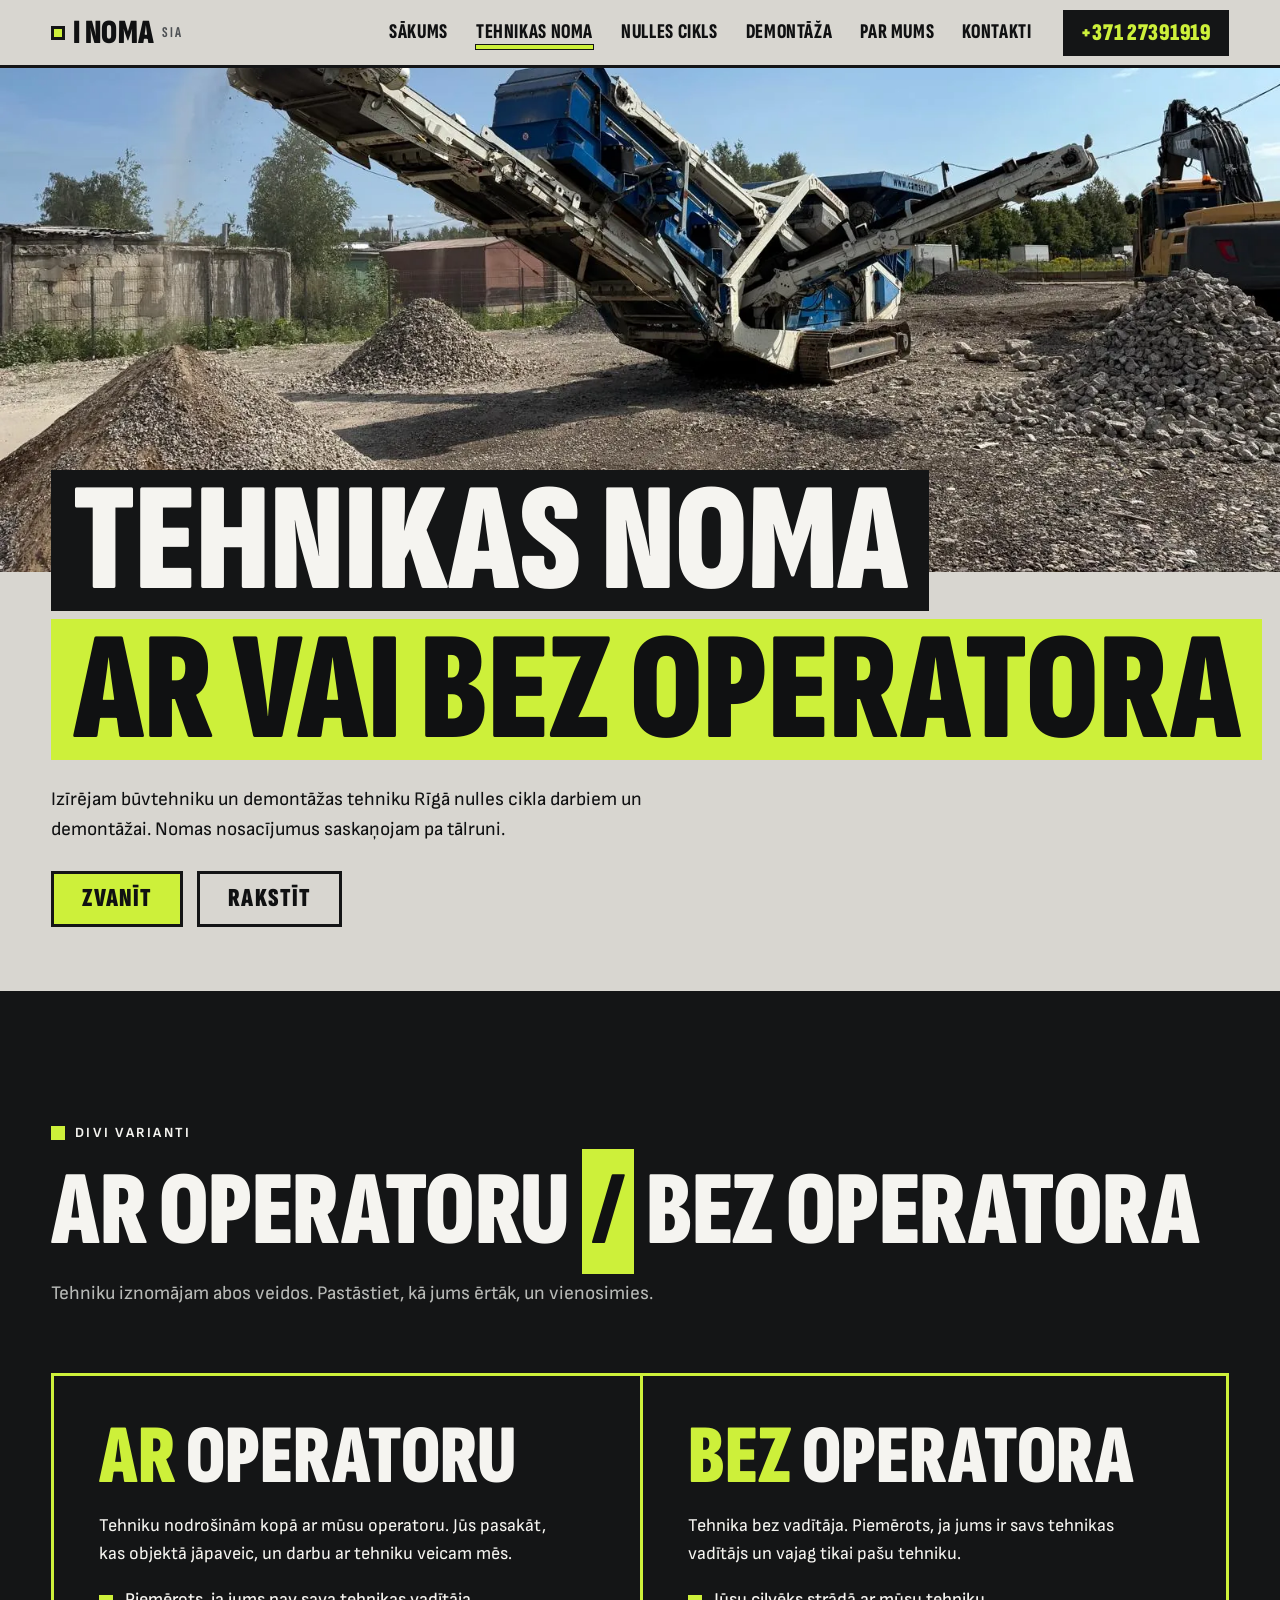
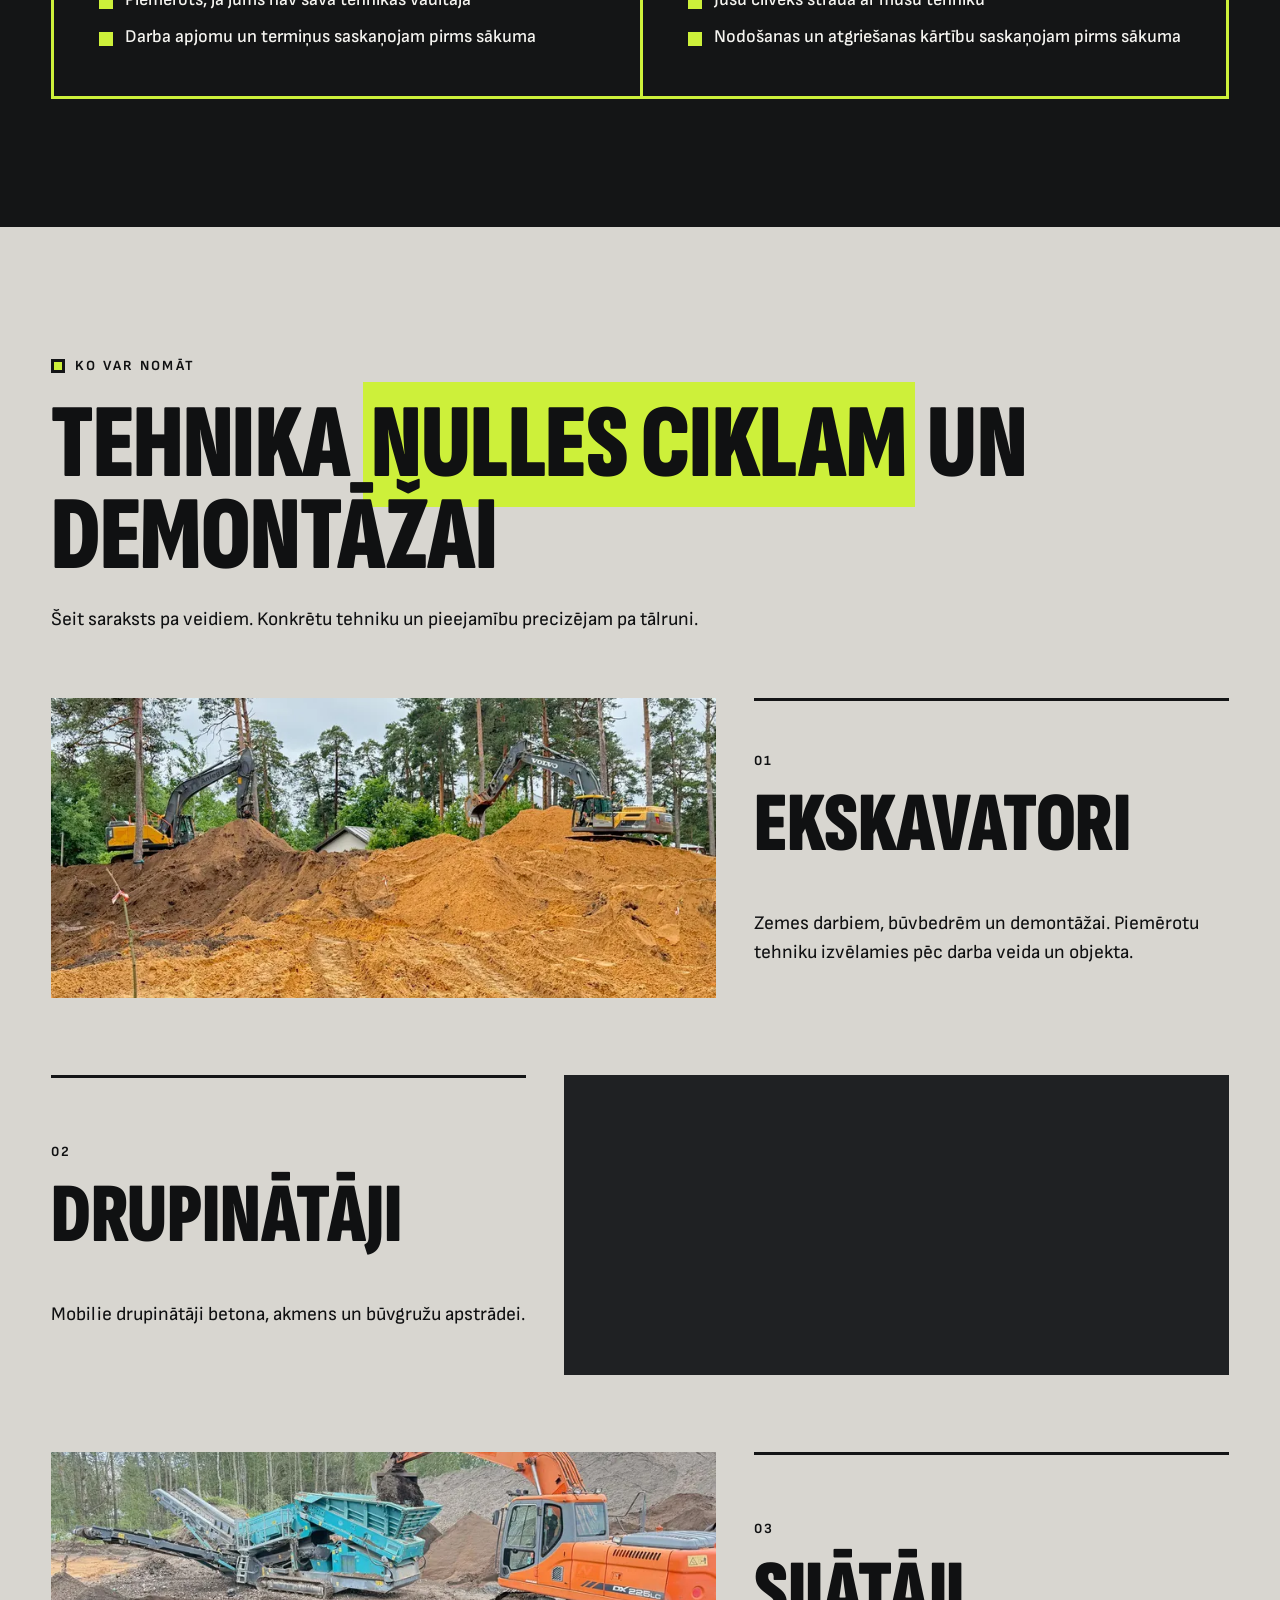
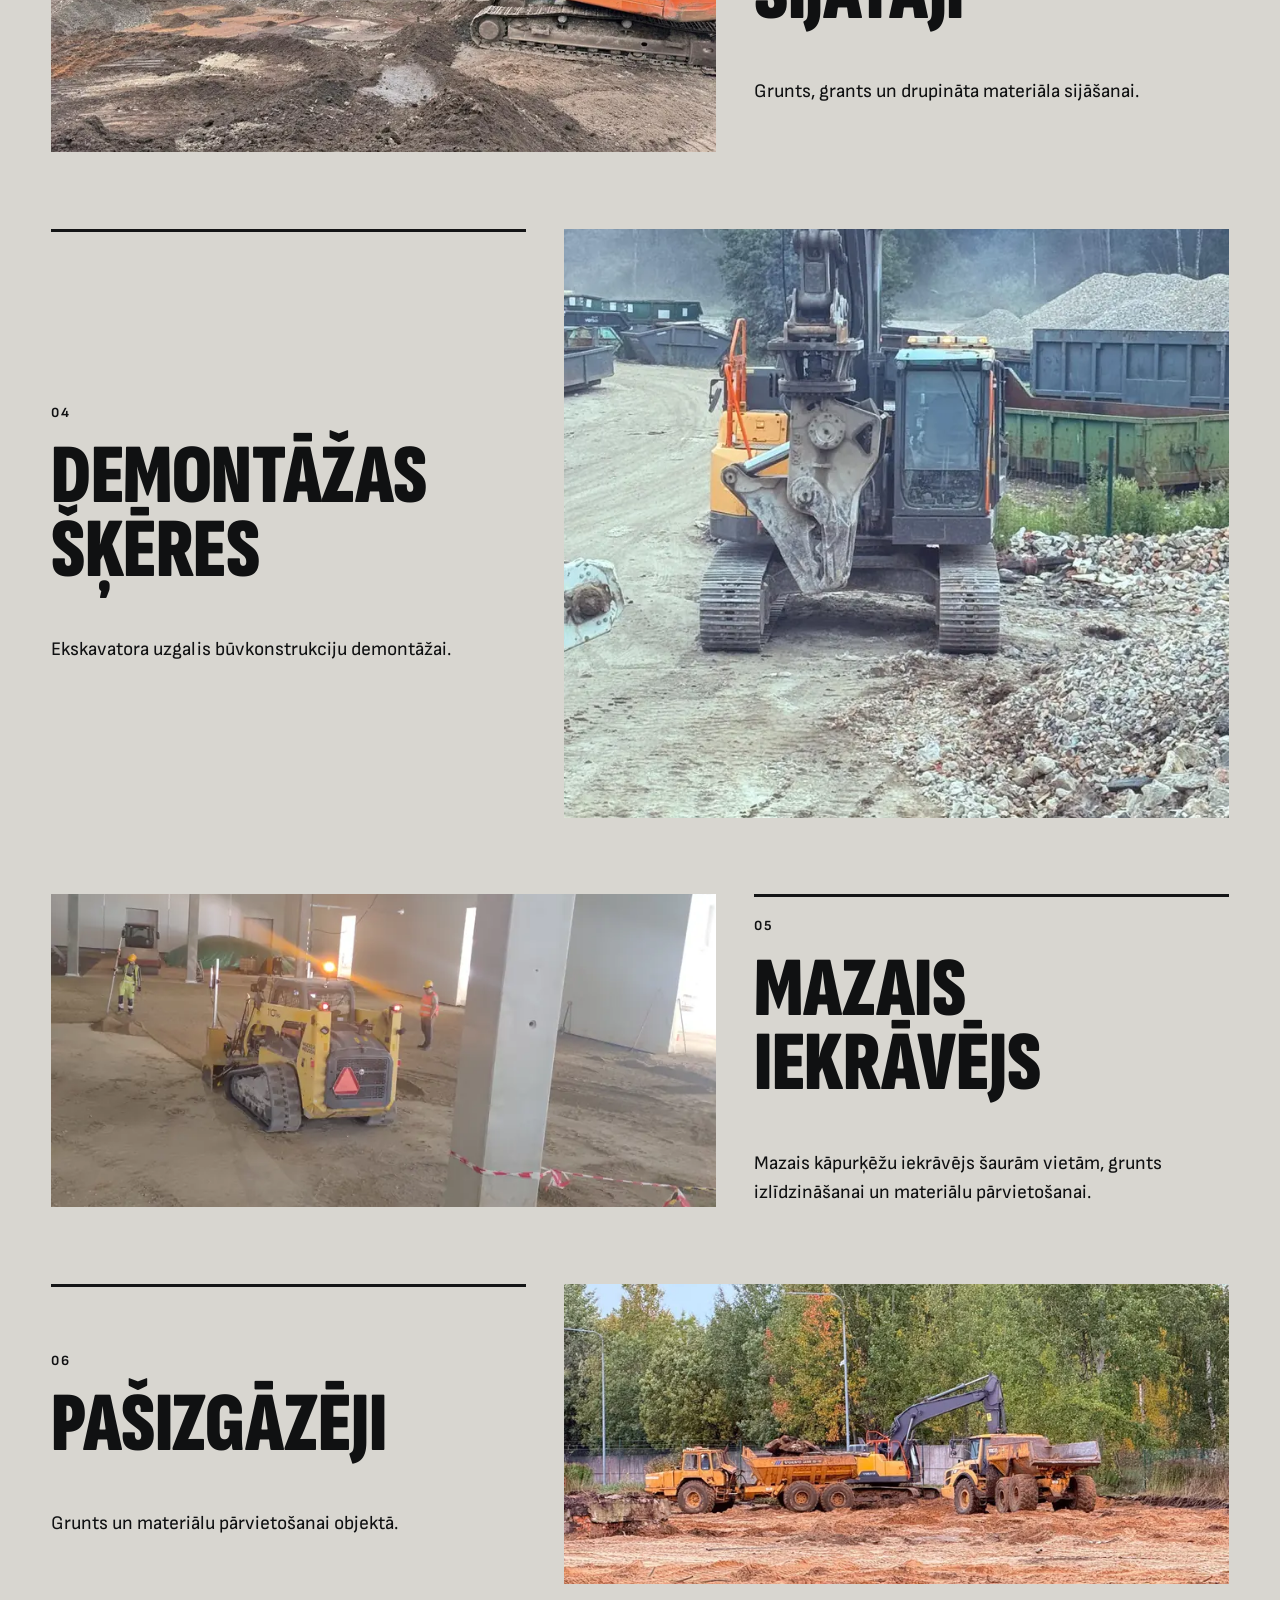
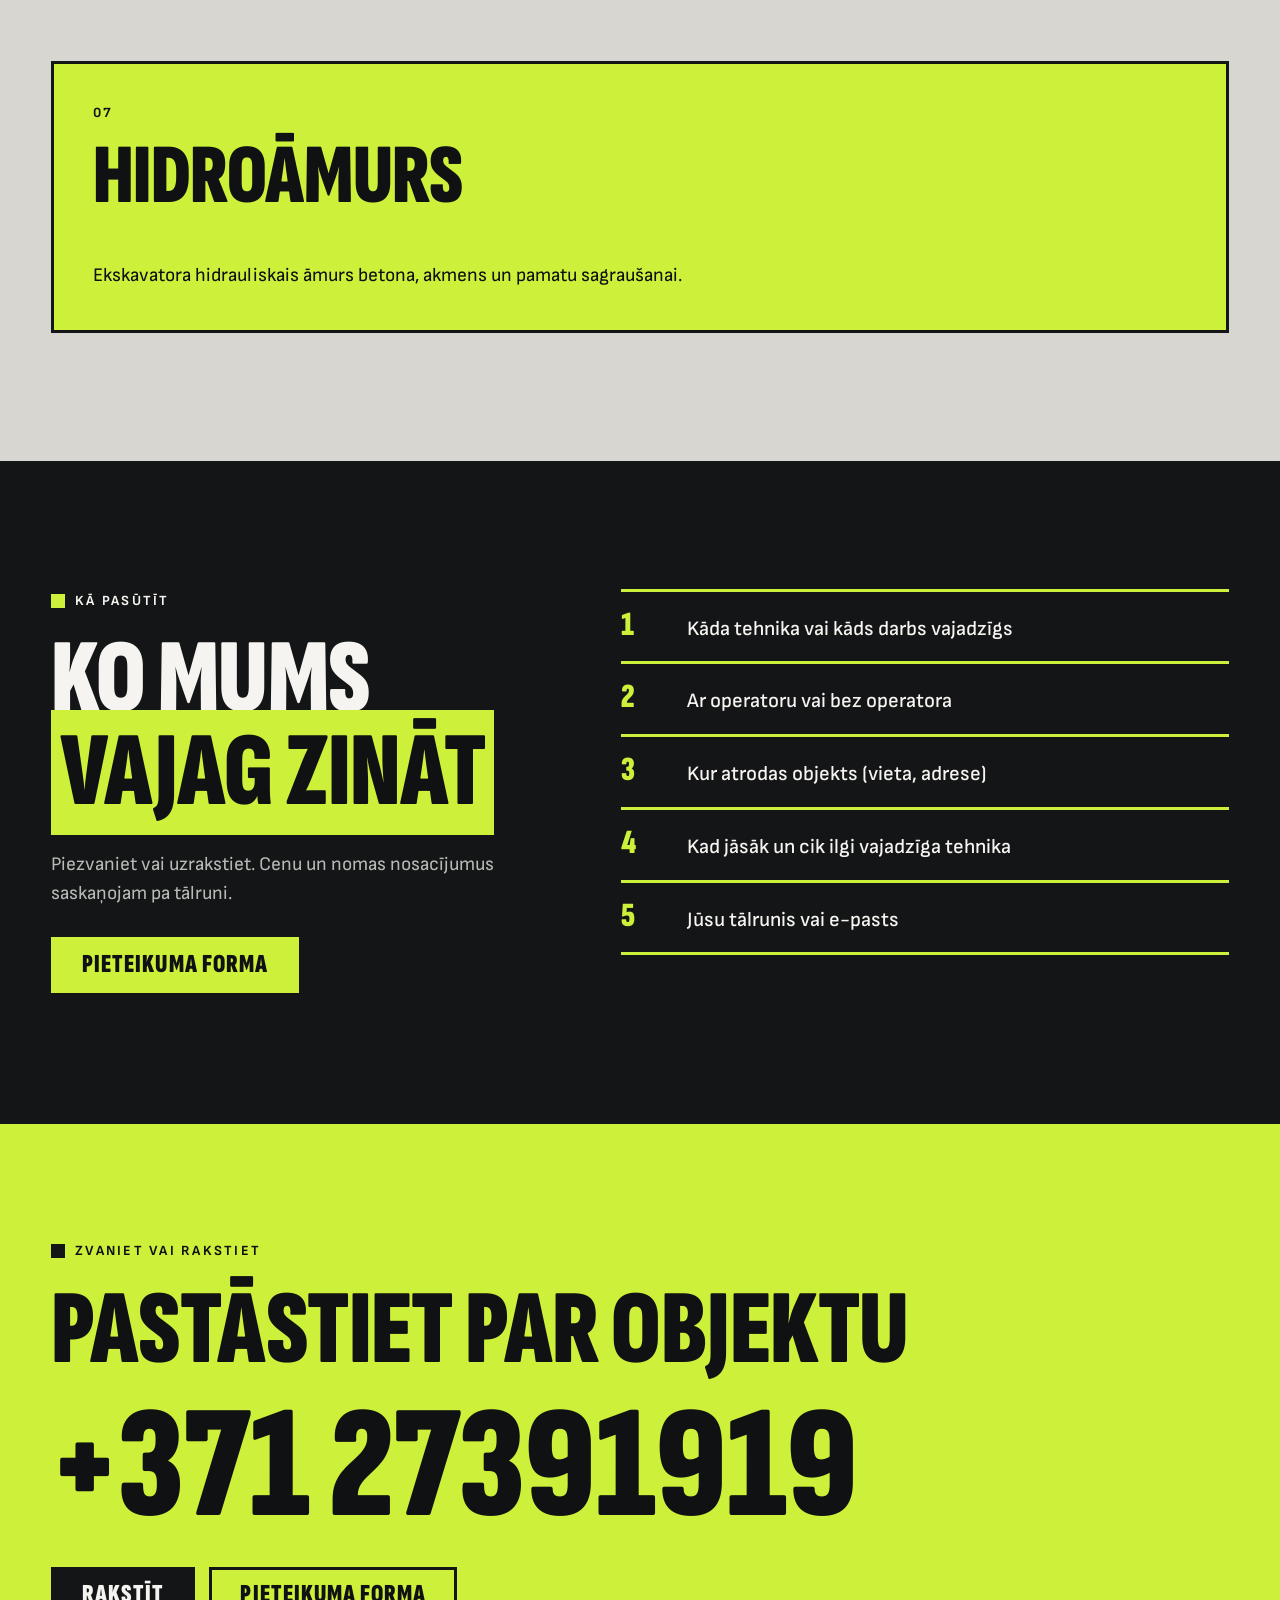
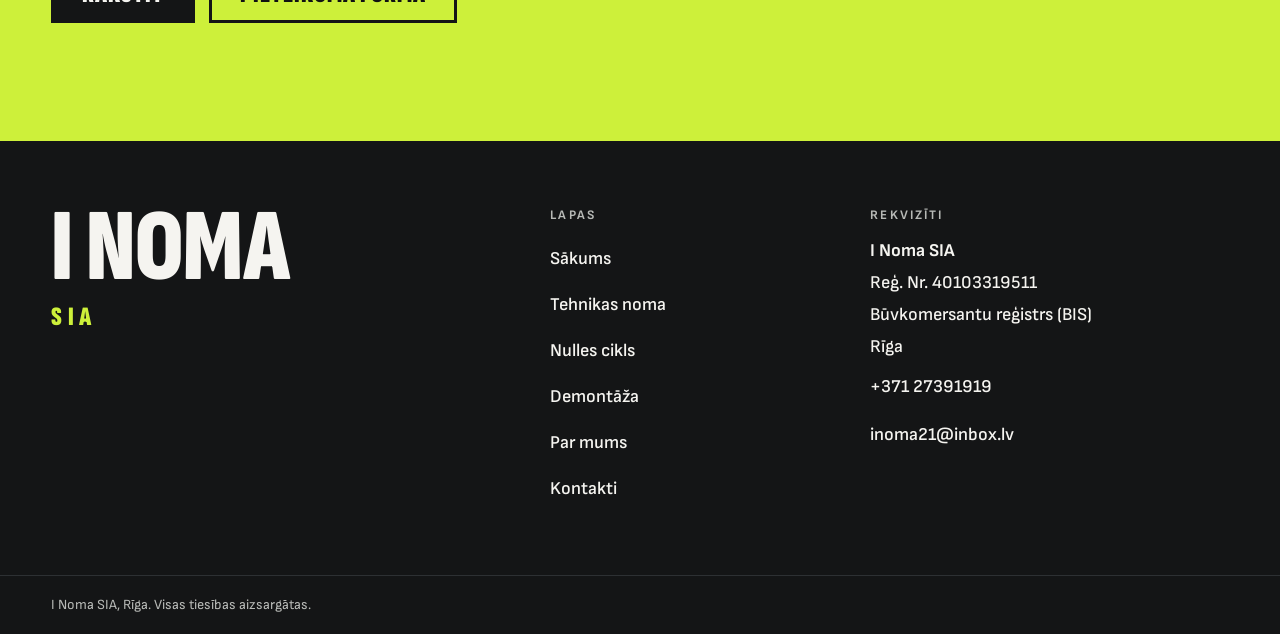
<file: tehnikas-noma.html>
<!doctype html>
<html lang="lv">
<head>
<meta charset="utf-8">
<meta name="viewport" content="width=device-width, initial-scale=1">
<title>Tehnikas noma Rīgā ar operatoru vai bez | I Noma SIA</title>
<meta name="description" content="Būvtehnikas un demontāžas tehnikas noma Rīgā ar operatoru vai bez tā: ekskavatori, drupinātāji, sijātāji, demontāžas šķēres, hidroāmurs. Nosacījumus saskaņojam pa tālruni.">
<meta name="theme-color" content="#141516">
<link rel="canonical" href="https://vasylian.com/i-noma/tehnikas-noma.html">
<meta property="og:type" content="website">
<meta property="og:locale" content="lv_LV">
<meta property="og:site_name" content="I Noma SIA">
<meta property="og:title" content="Tehnikas noma Rīgā ar operatoru vai bez | I Noma SIA">
<meta property="og:description" content="Būvtehnikas un demontāžas tehnikas noma Rīgā ar operatoru vai bez tā: ekskavatori, drupinātāji, sijātāji, demontāžas šķēres, hidroāmurs. Nosacījumus saskaņojam pa tālruni.">
<meta property="og:url" content="https://vasylian.com/i-noma/tehnikas-noma.html">
<meta property="og:image" content="https://vasylian.com/i-noma/img/drupinatajs.webp">
<link rel="icon" href="favicon.svg" type="image/svg+xml">
<link rel="preload" href="fonts/sofia-ec-latin.woff2" as="font" type="font/woff2" crossorigin>
<link rel="stylesheet" href="styles.css">
<script type="application/ld+json">
{
  "@context": "https://schema.org",
  "@type": "LocalBusiness",
  "name": "I Noma SIA",
  "description": "Būvtehnikas un demontāžas tehnikas noma Rīgā ar operatoru vai bez tā: ekskavatori, drupinātāji, sijātāji, demontāžas šķēres, hidroāmurs. Nosacījumus saskaņojam pa tālruni.",
  "url": "https://vasylian.com/i-noma/",
  "email": "inoma21@inbox.lv",
  "telephone": "+37127391919",
  "identifier": "40103319511",
  "address": {
    "@type": "PostalAddress",
    "addressLocality": "Rīga",
    "addressCountry": "LV"
  },
  "areaServed": {
    "@type": "City",
    "name": "Rīga"
  }
}
</script>
<meta name="robots" content="noindex, follow">
</head>
<body>
<a class="skip" href="#saturs">Pāriet uz saturu</a>
<header class="hd">
  <a class="brand" href="index.html" aria-label="I Noma SIA, uz sākumu"><span class="brand__sq" aria-hidden="true"></span><span class="brand__t">I Noma</span><span class="brand__s">SIA</span></a>
  <nav class="nav" id="nav" aria-label="Galvenā izvēlne">
    <a href="index.html">Sākums</a>
    <a href="tehnikas-noma.html" aria-current="page">Tehnikas noma</a>
    <a href="nulles-cikls.html">Nulles cikls</a>
    <a href="demontaza.html">Demontāža</a>
    <a href="par-mums.html">Par mums</a>
    <a href="kontakti.html">Kontakti</a>
  </nav>
  <a class="hd__tel" href="tel:+37127391919">+371 27391919</a>
  <button class="burger" type="button" aria-expanded="false" aria-controls="nav"><i aria-hidden="true"></i><span>Izvēlne</span></button>
</header>
<main id="saturs">
<section class="ph ph--wide" aria-labelledby="h1">
  <div class="ph__img"><img src="img/drupinatajs.webp" srcset="img/drupinatajs-800.webp 800w, img/drupinatajs.webp 1600w" sizes="100vw" width="1600" height="1200" alt="Mobilā drupināšanas iekārta pie akmens šķembu kaudzēm" fetchpriority="high" style="object-position:50% 62%"></div>
  <div class="ph__txt">
    <h1 id="h1"><span class="tape">Tehnikas noma</span><span class="tape tape--lime">Ar vai bez operatora</span></h1>
    <p class="ph__lead">Izīrējam būvtehniku un demontāžas tehniku Rīgā nulles cikla darbiem un demontāžai. Nomas nosacījumus saskaņojam pa tālruni.</p>
    <div class="ph__cta">
      <a class="btn" href="tel:+37127391919">Zvanīt</a>
      <a class="btn btn--line" href="mailto:inoma21@inbox.lv">Rakstīt</a>
    </div>
  </div>
</section>

<section class="sec on-dark" id="operators" aria-labelledby="op-h">
  <div class="wrap">
    <div class="sec__head">
      <p class="tag">Divi varianti</p>
      <h2 class="h2" id="op-h">Ar operatoru <em>/</em> bez operatora</h2>
      <p class="lead mute">Tehniku iznomājam abos veidos. Pastāstiet, kā jums ērtāk, un vienosimies.</p>
    </div>
    <div class="ops">
  <div>
    <h3><span>Ar</span> operatoru</h3>
    <p>Tehniku nodrošinām kopā ar mūsu operatoru. Jūs pasakāt, kas objektā jāpaveic, un darbu ar tehniku veicam mēs.</p>
    <ul>
      <li>Piemērots, ja jums nav sava tehnikas vadītāja</li>
      <li>Darba apjomu un termiņus saskaņojam pirms sākuma</li>
    </ul>
  </div>
  <div>
    <h3><span>Bez</span> operatora</h3>
    <p>Tehnika bez vadītāja. Piemērots, ja jums ir savs tehnikas vadītājs un vajag tikai pašu tehniku.</p>
    <ul>
      <li>Jūsu cilvēks strādā ar mūsu tehniku</li>
      <li>Nodošanas un atgriešanas kārtību saskaņojam pirms sākuma</li>
    </ul>
  </div>
</div>
  </div>
</section>

<section class="sec" id="tehnika" aria-labelledby="t-h">
  <div class="wrap">
    <div class="sec__head">
      <p class="tag">Ko var nomāt</p>
      <h2 class="h2" id="t-h">Tehnika <em>nulles ciklam</em> un demontāžai</h2>
      <p class="lead">Šeit saraksts pa veidiem. Konkrētu tehniku un pieejamību precizējam pa tālruni.</p>
    </div>
    <div class="rows">
<article class="row" id="ekskavatori">
  <a class="row__img" href="img/ekskavatori-smiltis.webp" data-lb data-cap="Ekskavatori uz smilšu uzbērumiem"><img src="img/ekskavatori-smiltis.webp" srcset="img/ekskavatori-smiltis-800.webp 800w, img/ekskavatori-smiltis.webp 1600w" sizes="(max-width:900px) 100vw, 58vw" width="1600" height="1200" alt="Divi ekskavatori uz oranžiem smilšu uzbērumiem priežu mežā" loading="lazy" decoding="async" style="object-position:50% 55%"></a>
  <div class="row__body"><p class="row__n">01</p><h2 class="h2">Ekskavatori</h2><p class="lead">Zemes darbiem, būvbedrēm un demontāžai. Piemērotu tehniku izvēlamies pēc darba veida un objekta.</p></div>
</article>
<article class="row" id="drupinatajs">
  <a class="row__img" href="img/drupinatajs.webp" data-lb data-cap="Mobilā drupināšanas iekārta pie šķembu kaudzēm"><img src="img/drupinatajs.webp" srcset="img/drupinatajs-800.webp 800w, img/drupinatajs.webp 1600w" sizes="(max-width:900px) 100vw, 58vw" width="1600" height="1200" alt="Mobilā drupināšanas iekārta pie akmens šķembu kaudzēm" loading="lazy" decoding="async" style="object-position:50% 60%"></a>
  <div class="row__body"><p class="row__n">02</p><h2 class="h2">Drupinātāji</h2><p class="lead">Mobilie drupinātāji betona, akmens un būvgružu apstrādei.</p></div>
</article>
<article class="row" id="sijatajs">
  <a class="row__img" href="img/sijatajs-ekskavators.webp" data-lb data-cap="Ekskavators un mobilā drupināšanas un sijāšanas iekārta"><img src="img/sijatajs-ekskavators.webp" srcset="img/sijatajs-ekskavators-800.webp 800w, img/sijatajs-ekskavators.webp 1600w" sizes="(max-width:900px) 100vw, 58vw" width="1600" height="1200" alt="Oranžs ekskavators un zilganzaļa mobilā drupināšanas un sijāšanas iekārta uz būvlaukuma" loading="lazy" decoding="async" style="object-position:40% 55%"></a>
  <div class="row__body"><p class="row__n">03</p><h2 class="h2">Sijātāji</h2><p class="lead">Grunts, grants un drupināta materiāla sijāšanai.</p></div>
</article>
<article class="row" id="seres">
  <a class="row__img" style="min-height:clamp(380px,46vw,660px)" href="img/demontazas-seres.webp" data-lb data-cap="Ekskavators ar demontāžas šķērēm"><img src="img/demontazas-seres.webp" srcset="img/demontazas-seres-800.webp 800w, img/demontazas-seres.webp 900w" sizes="(max-width:900px) 100vw, 58vw" width="900" height="1600" alt="Kāpurķēžu ekskavators ar demontāžas šķērēm, fonā šķembu kaudzes un konteineri" loading="lazy" decoding="async" style="object-position:50% 58%"></a>
  <div class="row__body"><p class="row__n">04</p><h2 class="h2">Demontāžas šķēres</h2><p class="lead">Ekskavatora uzgalis būvkonstrukciju demontāžai.</p></div>
</article>
<article class="row" id="iekrauvejs">
  <a class="row__img" href="img/iekrauvejs-halle.webp" data-lb data-cap="Mazais kāpurķēžu iekrāvējs ēkas iekšpusē"><img src="img/iekrauvejs-halle.webp" srcset="img/iekrauvejs-halle-800.webp 800w, img/iekrauvejs-halle.webp 1600w" sizes="(max-width:900px) 100vw, 58vw" width="1600" height="841" alt="Mazais kāpurķēžu iekrāvējs strādā uz grunts ēkas iekšpusē" loading="lazy" decoding="async" style="object-position:36% 55%"></a>
  <div class="row__body"><p class="row__n">05</p><h2 class="h2">Mazais iekrāvējs</h2><p class="lead">Mazais kāpurķēžu iekrāvējs šaurām vietām, grunts izlīdzināšanai un materiālu pārvietošanai.</p></div>
</article>
<article class="row" id="pasizgaji">
  <a class="row__img" href="img/pasizgaji.webp" data-lb data-cap="Pašizgāzēji un ekskavators zemes darbu laukumā"><img src="img/pasizgaji.webp" srcset="img/pasizgaji-800.webp 800w, img/pasizgaji.webp 1600w" sizes="(max-width:900px) 100vw, 58vw" width="1600" height="900" alt="Divi pašizgāzēji un ekskavators uz sarkanbrūnas zemes laukumā" loading="lazy" decoding="async" style="object-position:58% 50%"></a>
  <div class="row__body"><p class="row__n">06</p><h2 class="h2">Pašizgāzēji</h2><p class="lead">Grunts un materiālu pārvietošanai objektā.</p></div>
</article>
<article class="row row--type" id="hidroamurs"><div class="row__body"><p class="row__n">07</p><h2 class="h2">Hidroāmurs</h2><p class="lead">Ekskavatora hidrauliskais āmurs betona, akmens un pamatu sagraušanai.</p></div></article>
    </div>
  </div>
</section>

<section class="sec on-dark" id="ka-pasutit" aria-labelledby="k-h">
  <div class="wrap need">
    <div>
      <p class="tag">Kā pasūtīt</p>
      <h2 class="h2" id="k-h" style="margin-top:18px">Ko mums <em>vajag zināt</em></h2>
      <p class="lead mute" style="margin-top:22px">Piezvaniet vai uzrakstiet. Cenu un nomas nosacījumus saskaņojam pa tālruni.</p>
      <p style="margin-top:28px"><a class="btn btn--onDark" href="kontakti.html#forma">Pieteikuma forma</a></p>
    </div>
    <ul>
      <li><b>1</b><span>Kāda tehnika vai kāds darbs vajadzīgs</span></li>
      <li><b>2</b><span>Ar operatoru vai bez operatora</span></li>
      <li><b>3</b><span>Kur atrodas objekts (vieta, adrese)</span></li>
      <li><b>4</b><span>Kad jāsāk un cik ilgi vajadzīga tehnika</span></li>
      <li><b>5</b><span>Jūsu tālrunis vai e-pasts</span></li>
    </ul>
  </div>
</section>

<section class="cta" aria-labelledby="cta-h">
  <div class="wrap">
    <p class="tag">Zvaniet vai rakstiet</p>
    <h2 class="h2" id="cta-h" style="margin:18px 0 22px">Pastāstiet par objektu</h2>
    <a class="cta__tel" href="tel:+37127391919">+371 27391919</a>
    <div class="cta__btns">
      <a class="btn btn--dark" href="mailto:inoma21@inbox.lv">Rakstīt</a>
      <a class="btn btn--line" href="kontakti.html#forma">Pieteikuma forma</a>
    </div>
  </div>
</section>

</main>
<footer class="ft">
  <div class="wrap ft__in">
    <div class="ft__brand">I Noma<small>SIA</small></div>
    <nav aria-label="Apakšējā izvēlne">
      <h2>Lapas</h2>
      <ul>
        <li><a href="index.html">Sākums</a></li>
<li><a href="tehnikas-noma.html">Tehnikas noma</a></li>
<li><a href="nulles-cikls.html">Nulles cikls</a></li>
<li><a href="demontaza.html">Demontāža</a></li>
<li><a href="par-mums.html">Par mums</a></li>
<li><a href="kontakti.html">Kontakti</a></li>
      </ul>
    </nav>
    <div>
      <h2>Rekvizīti</h2>
      <p><strong>I Noma SIA</strong></p>
      <p>Reģ. Nr. 40103319511</p>
      <p>Būvkomersantu reģistrs (BIS)</p>
      <p>Rīga</p>
      <p><a href="tel:+37127391919">+371 27391919</a></p>
      <p><a href="mailto:inoma21@inbox.lv">inoma21@inbox.lv</a></p>
    </div>
  </div>
  <div class="wrap ft__legal">I Noma SIA, Rīga. Visas tiesības aizsargātas.</div>
</footer>
<div class="dock">
  <a class="dock__call" href="tel:+37127391919">Zvanīt</a>
  <a class="dock__mail" href="mailto:inoma21@inbox.lv">Rakstīt</a>
</div>
<script src="script.js" defer></script>
</body>
</html>
</file>
<file: styles.css>
@font-face{font-family:'Sofia Sans';font-style:normal;font-weight:400 800;font-display:swap;src:url(fonts/sofia-latin-ext.woff2) format('woff2');unicode-range:U+0100-02BA,U+02BD-02C5,U+02C7-02CC,U+02CE-02D7,U+02DD-02FF,U+0304,U+0308,U+0329,U+1D00-1DBF,U+1E00-1E9F,U+1EF2-1EFF,U+2020,U+20A0-20AB,U+20AD-20C4,U+2113,U+2C60-2C7F,U+A720-A7FF}
@font-face{font-family:'Sofia Sans';font-style:normal;font-weight:400 800;font-display:swap;src:url(fonts/sofia-latin.woff2) format('woff2');unicode-range:U+0000-00FF,U+0131,U+0152-0153,U+02BB-02BC,U+02C6,U+02DA,U+02DC,U+0304,U+0308,U+0329,U+2000-206F,U+20AC,U+2122,U+2191,U+2193,U+2212,U+2215,U+FEFF,U+FFFD}
@font-face{font-family:'Sofia Sans Extra Condensed';font-style:normal;font-weight:600 900;font-display:swap;src:url(fonts/sofia-ec-latin-ext.woff2) format('woff2');unicode-range:U+0100-02BA,U+02BD-02C5,U+02C7-02CC,U+02CE-02D7,U+02DD-02FF,U+0304,U+0308,U+0329,U+1D00-1DBF,U+1E00-1E9F,U+1EF2-1EFF,U+2020,U+20A0-20AB,U+20AD-20C4,U+2113,U+2C60-2C7F,U+A720-A7FF}
@font-face{font-family:'Sofia Sans Extra Condensed';font-style:normal;font-weight:600 900;font-display:swap;src:url(fonts/sofia-ec-latin.woff2) format('woff2');unicode-range:U+0000-00FF,U+0131,U+0152-0153,U+02BB-02BC,U+02C6,U+02DA,U+02DC,U+0304,U+0308,U+0329,U+2000-206F,U+20AC,U+2122,U+2191,U+2193,U+2212,U+2215,U+FEFF,U+FFFD}

:root{
  --c:#d8d6d0;--c2:#c8c6bf;--c3:#a9a79f;
  --g:#141516;--g2:#1f2123;--g3:#2d3033;
  --w:#f5f4f0;--ink:#101112;--mute:#4d5053;--mute-d:#b7b9b6;
  --lime:#cdf03a;
  --fd:'Sofia Sans Extra Condensed','Arial Narrow','Roboto Condensed',sans-serif;
  --ft:'Sofia Sans',system-ui,-apple-system,'Segoe UI',Roboto,Arial,sans-serif;
  --pad:clamp(16px,4vw,56px);
  --max:1400px;
  --hd:68px;
}
*,*::before,*::after{box-sizing:border-box}
html{-webkit-text-size-adjust:100%;scroll-behavior:smooth;scroll-padding-top:calc(var(--hd) + 12px)}
body{margin:0;background:var(--c);color:var(--ink);font-family:var(--ft);font-size:18px;line-height:1.55;overflow-x:hidden}
img{display:block;max-width:100%;height:auto}
a{color:inherit}
h1,h2,h3,h4,p,ul,ol,dl,dd,figure{margin:0}
ul,ol{padding:0;list-style:none}
button{font:inherit;color:inherit}
:focus-visible{outline:3px solid var(--lime);outline-offset:3px;box-shadow:0 0 0 6px var(--g)}
.skip{position:absolute;left:8px;top:-60px;background:var(--lime);color:var(--ink);padding:12px 16px;font-weight:700;z-index:300;text-decoration:none}
.skip:focus{top:8px}
.wrap{width:100%;max-width:var(--max);margin-inline:auto;padding-inline:var(--pad)}
.sr{position:absolute;width:1px;height:1px;overflow:hidden;clip:rect(0 0 0 0);white-space:nowrap}

/* ---------- header ---------- */
.hd{position:sticky;top:0;z-index:100;height:var(--hd);display:flex;align-items:center;gap:20px;padding-inline:var(--pad);background:var(--c);border-bottom:3px solid var(--g)}
.brand{display:flex;align-items:center;min-height:44px;gap:8px;text-decoration:none;font-family:var(--fd);font-weight:900;text-transform:uppercase;line-height:1;margin-right:auto}
.brand__sq{width:14px;height:14px;background:var(--lime);border:3px solid var(--g);align-self:center;flex:none}
.brand__t{font-size:34px;letter-spacing:.01em}
.brand__s{font-size:15px;font-weight:700;letter-spacing:.14em;color:var(--mute)}
.nav{display:flex;align-items:center;gap:4px}
.nav a{display:inline-flex;align-items:center;min-height:44px;padding:0 12px;font-family:var(--fd);font-weight:800;font-size:21px;text-transform:uppercase;letter-spacing:.03em;text-decoration:none;position:relative}
.nav a::after{content:"";position:absolute;left:12px;right:12px;bottom:6px;height:4px;background:var(--lime);box-shadow:0 0 0 1px var(--g);transform:scaleX(0);transform-origin:left;transition:transform .2s}
.nav a:hover::after,.nav a[aria-current="page"]::after{transform:scaleX(1)}
.hd__tel{display:inline-flex;align-items:center;min-height:46px;padding:0 18px;background:var(--g);color:var(--lime);font-family:var(--fd);font-weight:900;font-size:24px;letter-spacing:.03em;text-decoration:none;white-space:nowrap}
.hd__tel:hover{background:var(--lime);color:var(--ink);outline:3px solid var(--g);outline-offset:-3px}
.burger{display:none;min-height:46px;min-width:46px;padding:0 14px;background:var(--g);color:var(--w);border:0;cursor:pointer;font-family:var(--fd);font-weight:800;font-size:20px;text-transform:uppercase;letter-spacing:.05em;align-items:center;gap:10px}
.burger i{display:block;width:20px;height:12px;border-block:3px solid currentColor;position:relative}
.burger i::after{content:"";position:absolute;left:0;right:0;top:3px;height:3px;background:currentColor}

/* ---------- buttons, labels ---------- */
.btn{display:inline-flex;align-items:center;justify-content:center;gap:10px;min-height:56px;padding:0 28px;font-family:var(--fd);font-weight:900;font-size:26px;text-transform:uppercase;letter-spacing:.04em;text-decoration:none;border:3px solid var(--g);background:var(--lime);color:var(--ink);cursor:pointer;transition:transform .15s,box-shadow .15s}
.btn:hover{transform:translate(-3px,-3px);box-shadow:5px 5px 0 var(--g)}
.btn--dark{background:var(--g);color:var(--w)}
.btn--line{background:transparent}
.btn--onDark{border-color:var(--lime)}
.btn--onDark.btn--line{color:var(--w)}
.btn--onDark:hover{box-shadow:5px 5px 0 var(--lime)}
.tag{display:inline-flex;align-items:center;gap:10px;font-family:var(--ft);font-weight:700;font-size:14px;letter-spacing:.16em;text-transform:uppercase}
.tag::before{content:"";width:14px;height:14px;background:var(--lime);border:3px solid var(--g);flex:none}
.on-dark .tag::before{border-color:var(--lime)}
.tape{display:block;width:max-content;max-width:none;white-space:nowrap;background:var(--g);color:var(--w);padding:.02em .14em 0;margin:0 0 .06em;line-height:.9}
.tape--lime{background:var(--lime);color:var(--ink)}

/* ---------- headings ---------- */
.h2{font-family:var(--fd);font-weight:900;text-transform:uppercase;font-size:clamp(46px,8.2vw,124px);line-height:.88;letter-spacing:-.005em}
.h2 em{font-style:normal;background:var(--lime);color:var(--ink);padding:0 .08em;box-decoration-break:clone;-webkit-box-decoration-break:clone}
.h3{font-family:var(--fd);font-weight:900;text-transform:uppercase;font-size:clamp(30px,3.4vw,46px);line-height:.95}
.lead{font-size:clamp(19px,1.5vw,22px);line-height:1.5;max-width:34em}
.h2 + .lead,.h2 + p{margin-top:32px!important}
.sec__head .h2 + .lead{margin-top:0!important}

/* ---------- sections ---------- */
.sec{padding-block:clamp(64px,10vw,150px)}
.sec--tight{padding-block:clamp(48px,6vw,90px)}
.on-dark{background:var(--g);color:var(--w)}
.on-dark .mute{color:var(--mute-d)}
.mute{color:var(--mute)}
.sec__head{display:grid;gap:22px;margin-bottom:clamp(32px,5vw,64px)}
.sec__head .lead{margin-top:6px}

/* ---------- hero (home) ---------- */
.hero{display:grid;grid-template-columns:minmax(0,5fr) minmax(0,7fr);min-height:calc(100svh - var(--hd));border-bottom:3px solid var(--g)}
.hero__txt{position:relative;z-index:2;padding:clamp(28px,4vw,56px) 0 clamp(28px,4vw,56px) var(--pad);display:flex;flex-direction:column;justify-content:space-between;gap:36px}
.hero h1{font-family:var(--fd);font-weight:900;text-transform:uppercase;font-size:clamp(60px,8.6vw,138px);line-height:.88;margin-top:clamp(20px,3vw,40px)}
.hero h1 .tape{margin-right:-14vw}
.hero h1 .loc{display:block;margin-top:.12em;font-size:.34em;letter-spacing:.14em;font-weight:800}
.hero__lead{max-width:30em}
.hero__cta{display:flex;flex-wrap:wrap;gap:14px;margin-top:26px}
.hero__img{position:relative;overflow:hidden;min-height:420px;background:var(--g2)}
.hero__img img{position:absolute;inset:0;width:100%;height:100%;object-fit:cover;object-position:76% 45%}

/* ---------- page head (inner) ---------- */
.ph{border-bottom:3px solid var(--g);position:relative}
.ph--wide .ph__img{height:clamp(320px,56vh,640px);position:relative;overflow:hidden;background:var(--g2)}
.ph__img img{width:100%;height:100%;object-fit:cover}
.ph--wide .ph__txt{padding:0 var(--pad);margin-top:calc(-1 * clamp(56px,8vw,128px));position:relative;z-index:2;padding-bottom:clamp(32px,5vw,64px)}
.ph h1{font-family:var(--fd);font-weight:900;text-transform:uppercase;font-size:clamp(60px,12vw,200px);line-height:.86}
.ph h1 .tape{margin-bottom:.05em}
.ph h1 .sub{display:block;font-size:.3em;letter-spacing:.06em;font-weight:800;margin-top:.2em}
.ph__lead{margin-top:clamp(18px,2vw,28px);max-width:36em;font-size:clamp(19px,1.5vw,22px)}
.ph__cta{display:flex;flex-wrap:wrap;gap:14px;margin-top:26px}
.ph--split{display:grid;grid-template-columns:minmax(0,6fr) minmax(0,5fr);min-height:calc(88svh - var(--hd))}
.ph--split .ph__txt{padding:clamp(32px,5vw,72px) 0 clamp(32px,5vw,72px) var(--pad);display:flex;flex-direction:column;justify-content:center;position:relative;z-index:2}
.ph--split h1 .tape{margin-right:-9vw}
.ph--split .ph__img{height:auto;min-height:420px;position:relative;overflow:hidden;background:var(--g2)}
.ph--split .ph__img img{position:absolute;inset:0}
.ph--left{grid-template-columns:minmax(0,5fr) minmax(0,6fr)}
.ph--left .ph__txt{padding:clamp(32px,5vw,72px) var(--pad) clamp(32px,5vw,72px) clamp(24px,4vw,56px);order:2}
.ph--left h1 .tape{margin-right:0;margin-left:-9vw}
.ph--left .ph__img{order:1}
.zero{position:absolute;right:var(--pad);bottom:clamp(8px,2vw,28px);font-family:var(--fd);font-weight:900;font-size:clamp(70px,14vw,230px);line-height:.8;color:var(--lime);-webkit-text-stroke:3px var(--g);paint-order:stroke fill;z-index:3;pointer-events:none;letter-spacing:-.01em}

/* ---------- machinery mosaic ---------- */
.mos{display:grid;grid-template-columns:repeat(12,minmax(0,1fr));grid-auto-rows:clamp(190px,21vw,310px);gap:6px}
.tile{position:relative;overflow:hidden;background:var(--g2);display:block;text-decoration:none;color:var(--w)}
.tile img{position:absolute;inset:0;width:100%;height:100%;object-fit:cover;transition:transform .5s}
.tile:hover img{transform:scale(1.04)}
.tile::after{content:"";position:absolute;inset:auto 0 0 0;height:55%;background:linear-gradient(to top,rgba(10,10,10,.72),transparent);pointer-events:none}
.tile__l{position:absolute;left:0;bottom:0;z-index:2;display:flex;flex-direction:column;align-items:flex-start;gap:6px;padding:14px;max-width:100%}
.tile__n{font-family:var(--ft);font-weight:700;font-size:13px;letter-spacing:.16em;color:var(--lime)}
.tile__t{font-family:var(--fd);font-weight:900;font-size:clamp(28px,3.3vw,50px);text-transform:uppercase;line-height:.92;background:var(--g);color:var(--w);padding:.05em .16em 0;transition:background .2s,color .2s}
.tile:hover .tile__t{background:var(--lime);color:var(--ink)}
.t1{grid-column:span 7;grid-row:span 2}
.t2{grid-column:span 5}
.t3{grid-column:span 5}
.t4{grid-column:span 4;grid-row:span 2}
.t5{grid-column:span 8}
.t6{grid-column:span 4}
.t7{grid-column:span 4}
.tile--type{background:var(--lime);color:var(--ink);padding:18px;display:flex;flex-direction:column;justify-content:space-between}
.tile--type::after{display:none}
.tile--type .tile__t,.tile--type:hover .tile__t{background:none;color:var(--ink);padding:0;font-size:clamp(34px,4.4vw,66px)}
.tile--type p{font-weight:600;font-size:17px;line-height:1.35;max-width:20em}
.tile--type .tile__n{color:var(--ink)}
.t1 img{object-position:60% 50%}.t2 img{object-position:50% 60%}.t3 img{object-position:35% 55%}.t4 img{object-position:50% 70%}.t5 img{object-position:38% 55%}.t6 img{object-position:55% 50%}

/* ---------- operator split ---------- */
.ops{display:grid;grid-template-columns:1fr 1fr;border:3px solid var(--lime)}
.ops > div{padding:clamp(24px,3.5vw,56px);display:grid;gap:18px;align-content:start}
.ops > div + div{border-left:3px solid var(--lime)}
.ops h3{font-family:var(--fd);font-weight:900;text-transform:uppercase;font-size:clamp(44px,6.5vw,104px);line-height:.88}
.ops h3 span{color:var(--lime)}
.ops p{font-size:clamp(18px,1.4vw,21px);max-width:26em}
.ops ul{display:grid;gap:10px}
.ops li{display:flex;gap:12px;align-items:flex-start;font-weight:500}
.ops li::before{content:"";flex:none;width:14px;height:14px;margin-top:.5em;background:var(--lime)}
.ops--light{border-color:var(--g)}
.ops--light > div + div{border-left-color:var(--g)}
.ops--light h3 span{color:var(--ink);background:var(--lime);padding:0 .08em}
.ops--light li::before{background:var(--g)}

/* ---------- index list ---------- */
.idx{border-top:3px solid var(--g)}
.idx a{display:grid;grid-template-columns:clamp(54px,9vw,140px) minmax(0,1fr) auto;align-items:center;gap:clamp(12px,3vw,40px);padding:clamp(18px,2.6vw,36px) 0;border-bottom:3px solid var(--g);text-decoration:none;transition:background .2s,padding .2s}
.idx a:hover{background:var(--lime);padding-inline:18px}
.idx__n{font-family:var(--fd);font-weight:900;font-size:clamp(30px,5vw,72px);line-height:1}
.idx__t{font-family:var(--fd);font-weight:900;text-transform:uppercase;font-size:clamp(40px,7.4vw,112px);line-height:.9}
.idx__d{display:block;font-family:var(--ft);font-weight:500;font-size:clamp(17px,1.4vw,20px);line-height:1.4;margin-top:8px;text-transform:none;max-width:34em}
.idx__a{font-family:var(--fd);font-weight:900;font-size:clamp(40px,6vw,92px);line-height:1}

/* ---------- gallery contact sheet ---------- */
.sheet{display:grid;grid-template-columns:repeat(4,minmax(0,1fr));grid-auto-rows:clamp(150px,19vw,280px);gap:6px;grid-auto-flow:dense}
.sheet a{position:relative;display:block;overflow:hidden;background:var(--g2);cursor:zoom-in}
.sheet img{position:absolute;inset:0;width:100%;height:100%;object-fit:cover;transition:transform .5s}
.sheet a:hover img{transform:scale(1.05)}
.sheet .n{position:absolute;left:0;top:0;z-index:2;background:var(--g);color:var(--lime);font-family:var(--fd);font-weight:800;font-size:20px;line-height:1;padding:6px 10px;letter-spacing:.06em}
.sheet .w2{grid-column:span 2}
.sheet .h2r{grid-row:span 2}

/* ---------- steps ---------- */
.steps{display:grid;grid-template-columns:repeat(3,minmax(0,1fr));border-top:3px solid var(--g)}
.steps li{padding:clamp(20px,2.6vw,36px) clamp(16px,2.4vw,32px) clamp(24px,3vw,44px) 0;display:grid;gap:12px;align-content:start}
.steps li + li{padding-left:clamp(16px,2.4vw,32px);border-left:3px solid var(--g)}
.steps__n{font-family:var(--fd);font-weight:900;font-size:clamp(70px,9vw,140px);line-height:.8}
.steps__n b{background:var(--lime);color:var(--ink);padding:0 .08em}
.steps p{max-width:24em}
.on-dark .steps,.on-dark .steps li + li{border-color:var(--lime)}
.on-dark .steps__n{color:var(--w)}

/* ---------- feature rows (rental) ---------- */
.rows{display:grid;gap:clamp(48px,6vw,96px)}
.row{display:grid;grid-template-columns:minmax(0,7fr) minmax(0,5fr);gap:clamp(20px,3vw,48px);align-items:stretch;scroll-margin-top:90px}
.row:nth-child(even){grid-template-columns:minmax(0,5fr) minmax(0,7fr)}
.row:nth-child(even) .row__img{order:2}
.row__img{display:block;position:relative;overflow:hidden;min-height:300px;background:var(--g2);cursor:zoom-in}
.row__img img{position:absolute;inset:0;width:100%;height:100%;object-fit:cover}
.row__body{display:flex;flex-direction:column;justify-content:center;gap:16px;border-top:3px solid var(--g);padding-top:18px}
.row__n{font-family:var(--ft);font-weight:700;font-size:14px;letter-spacing:.16em;text-transform:uppercase}
.row__body .h2{font-size:clamp(46px,6.6vw,100px)}
.row--type{grid-template-columns:1fr!important}
.row--type .row__body{background:var(--lime);padding:clamp(20px,3vw,44px);border:3px solid var(--g)}

/* ---------- facts ---------- */
.need{display:grid;grid-template-columns:minmax(0,5fr) minmax(0,6fr);gap:clamp(24px,5vw,80px);align-items:start}
.need--a{grid-template-columns:minmax(0,6fr) minmax(0,5fr)}
.need--b{grid-template-columns:minmax(0,5fr) minmax(0,7fr)}
.need ul{display:grid;border-top:3px solid var(--lime)}
.need li{display:grid;grid-template-columns:54px 1fr;gap:12px;padding:16px 0;border-bottom:3px solid var(--lime);font-size:clamp(19px,1.6vw,23px);font-weight:500;align-items:baseline}
.need li a{display:inline-flex;align-items:center;min-height:44px}
.need li b{font-family:var(--fd);font-weight:900;color:var(--lime);font-size:34px;line-height:1}
.facts{display:grid;border-top:3px solid var(--g)}
.facts div{display:grid;grid-template-columns:minmax(120px,1fr) minmax(0,2fr);gap:16px;padding:16px 0;border-bottom:3px solid var(--g)}
.facts dt{font-weight:700;font-size:14px;letter-spacing:.14em;text-transform:uppercase;align-self:center}
.facts dd{font-family:var(--fd);font-weight:800;font-size:clamp(26px,3vw,40px);line-height:1;overflow-wrap:anywhere}
.facts a{display:inline-flex;align-items:center;min-height:44px;text-decoration:none;box-shadow:inset 0 -4px 0 var(--lime)}
.cols2{display:grid;grid-template-columns:minmax(0,1fr) minmax(0,1fr);gap:clamp(24px,4vw,64px)}
.cols2 > div{border-top:3px solid var(--g);padding-top:18px;display:grid;gap:14px;align-content:start}
.cols2 .h3{font-size:clamp(38px,5vw,76px)}
.bullets{display:grid;gap:8px}
.bullets li{display:flex;gap:12px;align-items:flex-start;font-weight:500}
.bullets li::before{content:"";flex:none;width:14px;height:14px;margin-top:.5em;background:var(--lime);border:3px solid var(--g)}
.on-dark .bullets li::before{border-color:var(--lime)}
.band{position:relative;height:clamp(240px,40vw,560px);overflow:hidden;background:var(--g2);display:block;cursor:zoom-in}
.band img{position:absolute;inset:0;width:100%;height:100%;object-fit:cover}
.band--p{display:grid;grid-template-columns:repeat(2,minmax(0,1fr));gap:6px;height:auto;cursor:default;background:none}
.band--p a{position:relative;display:block;height:clamp(260px,42vw,600px);overflow:hidden;background:var(--g2);cursor:zoom-in}
.band--p img{position:absolute;inset:0;width:100%;height:100%;object-fit:cover}

/* ---------- CTA ---------- */
.cta{padding-block:clamp(64px,9vw,140px);background:var(--lime);color:var(--ink);border-top:3px solid var(--g)}
.cta .tag::before{background:var(--g)}
.cta__tel{display:block;width:max-content;max-width:100%;font-family:var(--fd);font-weight:900;font-size:clamp(54px,12.5vw,210px);line-height:.85;color:var(--ink);text-decoration:none;white-space:nowrap;margin-bottom:32px}
.cta__tel:hover{background:var(--g);color:var(--lime)}
.cta .btn--dark:hover{box-shadow:5px 5px 0 var(--g)}
.cta__btns{display:flex;flex-wrap:wrap;gap:14px}
.cta .h2{margin-bottom:24px}

/* ---------- contacts ---------- */
.contact{display:grid;grid-template-columns:minmax(0,6fr) minmax(0,6fr);gap:clamp(28px,5vw,80px);align-items:start}
.form{display:grid;gap:18px;background:var(--w);border:3px solid var(--g);padding:clamp(20px,3vw,40px)}
.form label,.form fieldset{display:grid;gap:6px;font-weight:700;font-size:14px;letter-spacing:.12em;text-transform:uppercase}
.form fieldset{border:0;padding:0;margin:0;min-width:0}
.form legend{padding:0;margin-bottom:6px}
.form input[type=text],.form select,.form textarea{width:100%;min-height:52px;padding:12px 14px;border:3px solid var(--g);background-color:#fff;color:var(--ink);font:500 18px var(--ft);letter-spacing:0;text-transform:none;border-radius:0;-webkit-appearance:none;appearance:none}
.form select{background-image:linear-gradient(45deg,transparent 50%,var(--g) 50%),linear-gradient(135deg,var(--g) 50%,transparent 50%);background-position:calc(100% - 22px) 50%,calc(100% - 16px) 50%;background-size:6px 6px;background-repeat:no-repeat;padding-right:40px}
.form textarea{min-height:120px;resize:vertical}
.form input:focus-visible,.form select:focus-visible,.form textarea:focus-visible{outline:3px solid var(--lime);box-shadow:0 0 0 6px var(--g)}
.radios{display:flex;flex-wrap:wrap;gap:8px}
.radios label{display:inline-flex;position:relative;font-size:17px;letter-spacing:0;text-transform:none;font-weight:600}
.radios input{position:absolute;opacity:0;inset:0;width:100%;height:100%;margin:0;cursor:pointer}
.radios span{display:inline-flex;align-items:center;min-height:48px;padding:0 16px;border:3px solid var(--g);background:#fff}
.radios input:checked + span{background:var(--g);color:var(--lime)}
.radios input:focus-visible + span{outline:3px solid var(--lime);box-shadow:0 0 0 6px var(--g)}
.form__row{display:grid;grid-template-columns:1fr 1fr;gap:18px}
.form__note{font-size:15px;font-weight:500;color:var(--mute);letter-spacing:0;text-transform:none}
.form__msg{font-size:16px;font-weight:600;letter-spacing:0;text-transform:none;min-height:1.4em}
.clist{display:grid;border-top:3px solid var(--g);margin-top:26px}
.clist li{padding:16px 0;border-bottom:3px solid var(--g);display:grid;gap:4px}
.clist small{font-weight:700;font-size:13px;letter-spacing:.16em;text-transform:uppercase;color:var(--mute)}
.clist a,.clist .v{font-family:var(--fd);font-weight:900;font-size:clamp(34px,5vw,64px);line-height:1;text-decoration:none;overflow-wrap:anywhere}
.clist a{justify-self:start;display:inline-flex;align-items:center;min-height:44px}
.clist a:hover{background:var(--lime)}
.map{margin-top:clamp(36px,5vw,64px);border:3px solid var(--g);background:var(--c2)}
.map iframe{display:block;width:100%;height:clamp(300px,38vw,460px);border:0;filter:grayscale(1) contrast(1.05)}
.map__cap{display:flex;flex-wrap:wrap;gap:12px;justify-content:space-between;align-items:center;padding:8px 16px;background:var(--g);color:var(--w);font-weight:600;font-size:16px}
.map__cap a{display:inline-flex;align-items:center;min-height:44px;color:var(--lime)}

/* ---------- footer ---------- */
.ft{background:var(--g);color:var(--w);border-top:3px solid var(--lime)}
.ft__in{display:grid;grid-template-columns:minmax(0,5fr) minmax(0,3fr) minmax(0,4fr);gap:clamp(24px,4vw,64px);padding-block:clamp(40px,5vw,72px)}
.ft__brand{font-family:var(--fd);font-weight:900;font-size:clamp(60px,8vw,128px);line-height:.85;text-transform:uppercase}
.ft__brand small{display:block;font-size:.26em;letter-spacing:.2em;color:var(--lime);margin-top:.5em}
.ft h2{font-family:var(--ft);font-weight:700;font-size:13px;letter-spacing:.16em;text-transform:uppercase;color:var(--mute-d);margin-bottom:12px}
.ft ul{display:grid;gap:2px}
.ft a{display:inline-flex;align-items:center;min-height:44px;text-decoration:none;font-weight:600}
.ft a:hover{color:var(--lime)}
.ft p{font-weight:500;margin-bottom:4px}
.ft__legal{border-top:1px solid var(--g3);padding-block:18px;font-size:14px;color:var(--mute-d)}

/* ---------- dock (mobile) ---------- */
.dock{display:none}

/* ---------- lightbox ---------- */
.lb{position:fixed;inset:0;z-index:500;background:rgba(10,10,10,.94);display:none;align-items:center;justify-content:center;padding:56px 72px 72px}
.lb.is-open{display:flex}
.lb__fig{position:relative;max-width:100%;max-height:100%;display:flex;flex-direction:column;align-items:center;gap:12px}
.lb__img{max-width:100%;max-height:calc(100vh - 160px);max-height:calc(100dvh - 160px);width:auto;height:auto;object-fit:contain;background:var(--g2)}
.lb__cap{color:var(--w);font-weight:500;font-size:17px;text-align:center;max-width:40em}
.lb__count{position:absolute;left:18px;top:14px;color:var(--lime);font-family:var(--fd);font-weight:900;font-size:26px;letter-spacing:.06em}
.lb__x,.lb__p,.lb__n{position:absolute;border:3px solid var(--lime);background:var(--g);color:var(--lime);width:52px;height:52px;display:flex;align-items:center;justify-content:center;cursor:pointer;font-family:var(--fd);font-weight:900;font-size:34px;line-height:1;padding:0}
.lb__x{right:14px;top:10px}
.lb__p{left:10px;top:50%;transform:translateY(-50%)}
.lb__n{right:10px;top:50%;transform:translateY(-50%)}
.lb__x:hover,.lb__p:hover,.lb__n:hover{background:var(--lime);color:var(--ink)}
body.lb-open{overflow:hidden}

/* ---------- responsive ---------- */
@media (max-width:1080px){
  .nav a{font-size:19px;padding:0 8px}
  .nav a::after{left:8px;right:8px}
  .hd__tel{font-size:21px;padding:0 12px}
  .brand__s{display:none}
}
@media (max-width:900px){
  :root{--hd:60px}
  body{padding-bottom:64px}
  .brand__t{font-size:30px}
  .burger{display:inline-flex}
  .hd__tel{display:none}
  .nav{position:fixed;inset:var(--hd) 0 0 0;background:var(--g);color:var(--w);flex-direction:column;align-items:stretch;gap:0;padding:8px var(--pad) 90px;overflow:auto;visibility:hidden;opacity:0;transform:translateY(-8px);transition:opacity .2s,transform .2s,visibility .2s;z-index:99}
  .nav a{font-size:clamp(46px,14vw,72px);min-height:68px;padding:0;border-bottom:3px solid var(--g3);line-height:1}
  .nav a::after{display:none}
  .nav a[aria-current="page"]{color:var(--lime)}
  body.menu-open .nav{visibility:visible;opacity:1;transform:none}
  body.menu-open{overflow:hidden}
  .dock{display:grid;grid-template-columns:1fr 1fr;position:fixed;left:0;right:0;bottom:0;z-index:150;border-top:3px solid var(--g)}
  .dock a{display:flex;align-items:center;justify-content:center;min-height:64px;font-family:var(--fd);font-weight:900;font-size:28px;text-transform:uppercase;letter-spacing:.05em;text-decoration:none}
  .dock__call{background:var(--lime);color:var(--ink)}
  .dock__mail{background:var(--g);color:var(--w)}
  .hero{grid-template-columns:1fr;min-height:0}
  .hero__img{order:-1;min-height:0;height:min(62svh,520px)}
  .hero__txt{padding:0 var(--pad) 40px;gap:24px}
  .hero h1{font-size:clamp(50px,15.4vw,120px);margin-top:-.62em}
  .hero h1 .tape{margin-right:0}
  .hero .tag,.ph--split .tag{display:none}
  .ph h1 .tape{white-space:normal;max-width:100%}
  .ph--split h1 .tape,.ph--left h1 .tape{white-space:normal;max-width:100%}
  .hero h1 .loc{font-size:.3em}
  .ph--wide .ph__img{height:clamp(240px,46vh,420px)}
  .ph h1{font-size:clamp(52px,15vw,130px)}
  .ph--split,.ph--left{grid-template-columns:1fr;min-height:0}
  .ph--split .ph__img,.ph--left .ph__img{order:-1;min-height:0;height:clamp(300px,54svh,520px)}
  .ph--split .ph__txt,.ph--left .ph__txt{order:0;padding:0 var(--pad) 36px;margin-top:calc(-1 * clamp(30px,8vw,56px))}
  .ph--split h1 .tape,.ph--left h1 .tape{margin:0 0 .05em}
  .zero{top:clamp(180px,42vw,380px);bottom:auto;right:var(--pad);font-size:clamp(66px,22vw,150px)}
  .mos{grid-template-columns:repeat(2,minmax(0,1fr));grid-auto-rows:clamp(170px,44vw,260px)}
  .t1,.t4,.t5{grid-column:span 2}
  .t1{grid-row:span 1}.t4{grid-row:span 2}
  .t2,.t3,.t6,.t7{grid-column:span 1}
  .tile__t{font-size:clamp(24px,7vw,36px)}
  .ops{grid-template-columns:1fr}
  .ops > div + div{border-left:0;border-top:3px solid var(--lime)}
  .ops--light > div + div{border-top-color:var(--g)}
  .sheet{grid-template-columns:repeat(2,minmax(0,1fr));grid-auto-rows:clamp(140px,38vw,220px)}
  .steps{grid-template-columns:1fr}
  .steps li{padding-right:0}
  .steps li + li{padding-left:0;border-left:0;border-top:3px solid var(--g)}
  .on-dark .steps li + li{border-top-color:var(--lime)}
  .row,.row:nth-child(even){grid-template-columns:1fr}
  .row:nth-child(even) .row__img{order:0}
  .row__img{min-height:0;height:clamp(220px,58vw,380px)}
  .need,.cols2,.contact{grid-template-columns:1fr}
  .cta__tel{white-space:normal}
  .ft__in{grid-template-columns:1fr}
  .form__row{grid-template-columns:1fr}
  .band--p{grid-template-columns:1fr}
  .lb{padding:56px 10px 80px}
  .lb__p,.lb__n{top:auto;bottom:12px;transform:none}
  .lb__p{left:12px}.lb__n{right:12px}
}
@media (max-width:420px){
  .btn{font-size:24px;padding:0 20px}
  .idx a{grid-template-columns:44px minmax(0,1fr) auto}
  .facts div{grid-template-columns:1fr}
}
@media (prefers-reduced-motion:reduce){
  *{transition:none!important;scroll-behavior:auto!important}
}
</file>
